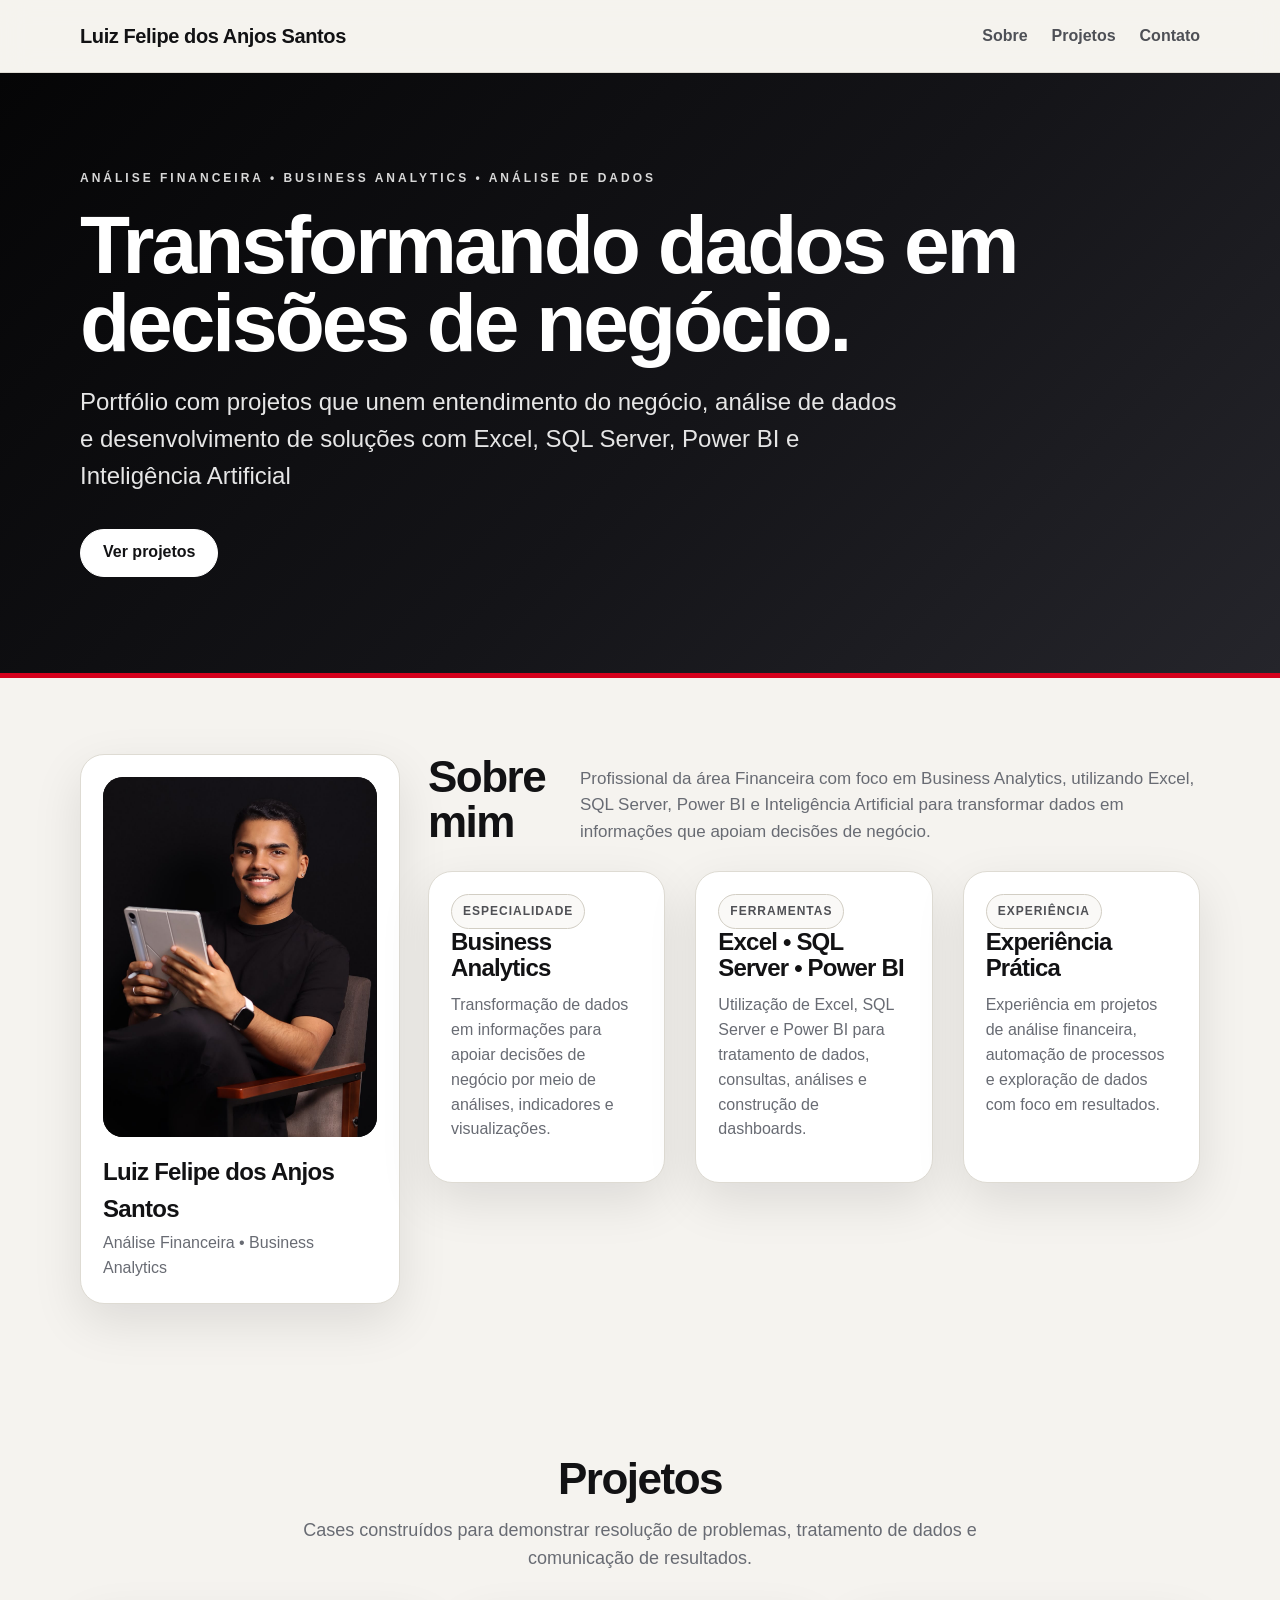
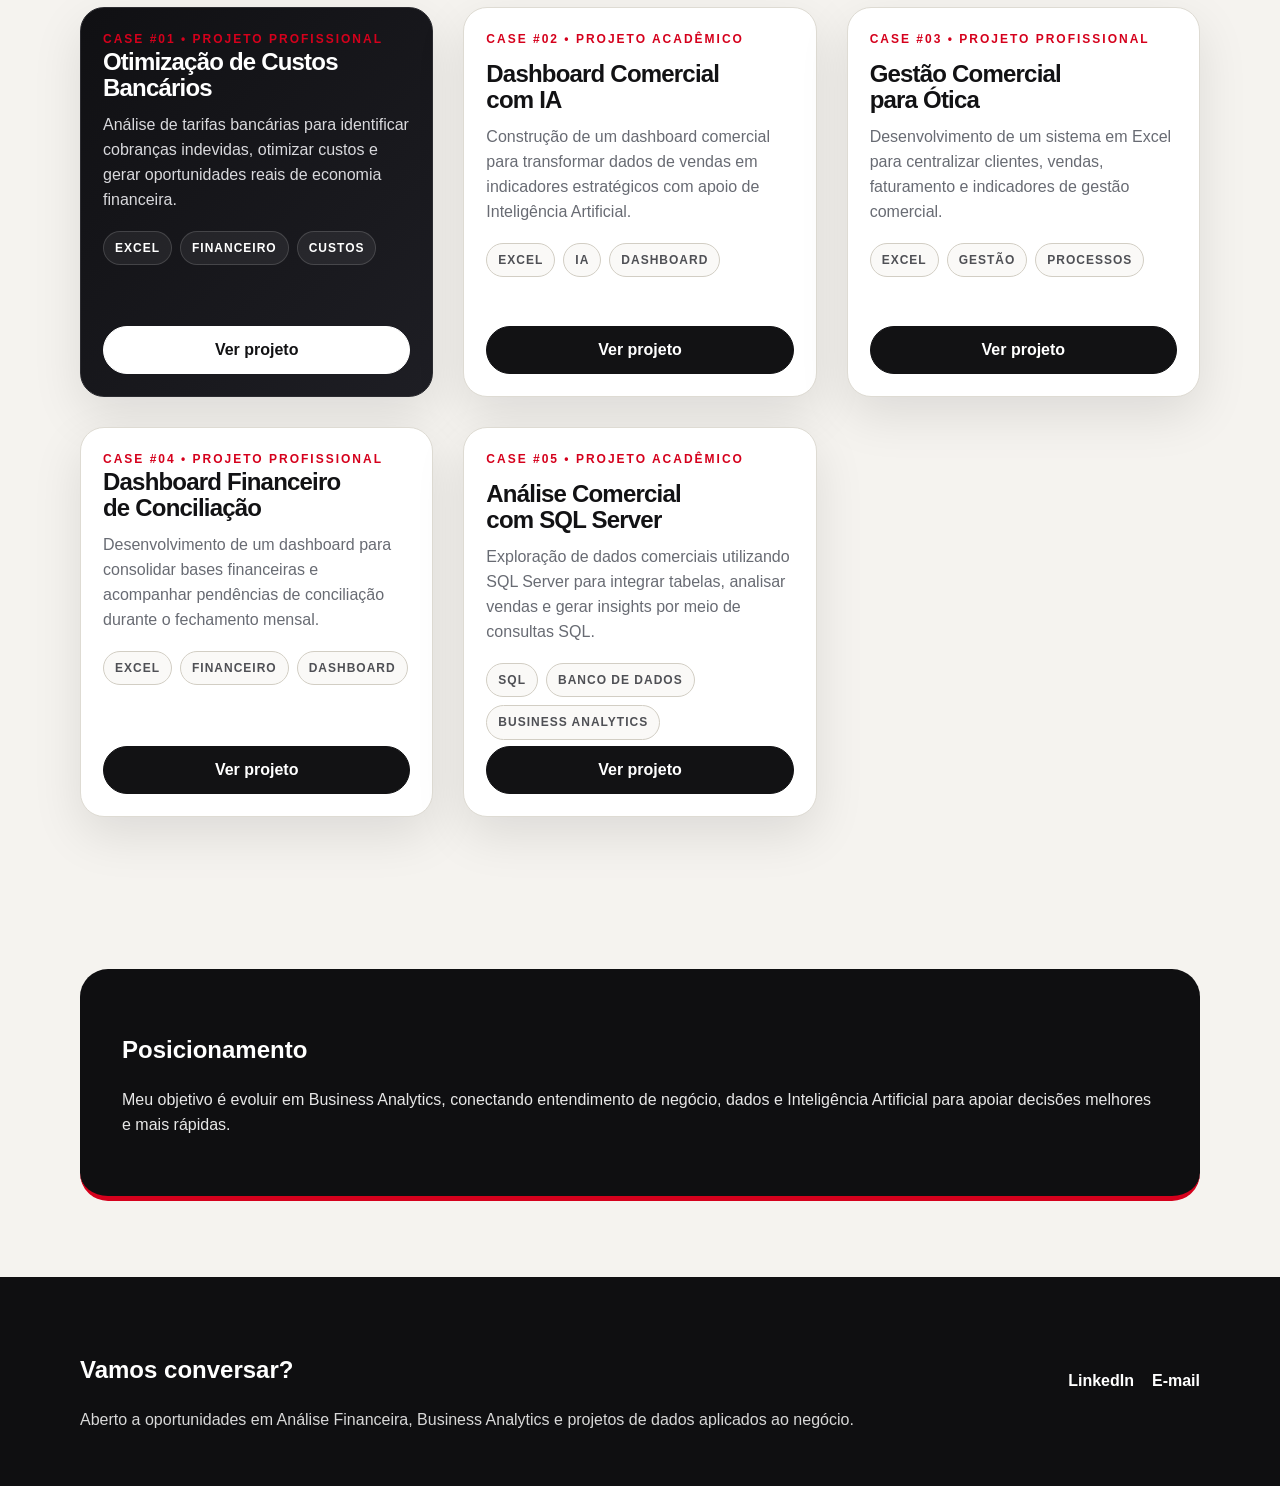
<file: index.html>
<!DOCTYPE html>
<html lang="pt-BR">
<head>
  <meta charset="UTF-8">
  <meta name="viewport" content="width=device-width, initial-scale=1.0">
  <title>Luiz Felipe dos Anjos Santos | Portfólio</title>
  <link rel="stylesheet" href="style.css">
</head>
<body>
  <nav class="nav">
    <div class="container nav-inner">
      <a class="logo" href="index.html">Luiz Felipe dos Anjos Santos</a>
      <div class="nav-links">
        <a href="index.html#sobre">Sobre</a>
        <a href="index.html#projetos">Projetos</a>
        <a href="index.html#contato">Contato</a>
      </div>
    </div>
  </nav>

  <header class="hero">
    <div class="container">
      <div class="eyebrow">Análise Financeira • Business Analytics • Análise de Dados</div>
      <h1>Transformando dados em decisões de negócio.</h1>
      <p>Portfólio com projetos que unem entendimento do negócio, análise de dados e desenvolvimento de soluções com Excel, SQL Server, Power BI e Inteligência Artificial</p>
      <div class="actions">
        <a class="btn light" href="#projetos">Ver projetos</a>
      </div>
    </div>
  </header>

  <section id="sobre">
    <div class="container about-layout">
      <aside class="profile-card">
        <div class="profile-img">
          <img src="assets/foto-perfil.jpg" alt="Foto de Luiz Felipe Santos">
        </div>
        <h3>Luiz Felipe dos Anjos Santos</h3>
        <p>Análise Financeira • Business Analytics</p>
      </aside>

      <div>
        <div class="section-head">
          <h2>Sobre mim</h2>
          <p>
Profissional da área Financeira com foco em Business Analytics, utilizando Excel, SQL Server, Power BI e Inteligência Artificial para transformar dados em informações que apoiam decisões de negócio.
</p>
        </div>
        <div class="grid three">
          <div class="card">
    <span class="pill">Especialidade</span>
    <h3>Business Analytics</h3>
    <p>
        Transformação de dados em informações para apoiar decisões de negócio por meio de análises, indicadores e visualizações.
    </p>
</div>
          <div class="card">
    <span class="pill">Ferramentas</span>
    <h3>Excel • SQL Server • Power BI</h3>
    <p>
        Utilização de Excel, SQL Server e Power BI para tratamento de dados, consultas, análises e construção de dashboards.
    </p>
</div>
          <div class="card">
    <span class="pill">Experiência</span>
    <h3>Experiência Prática</h3>
    <p>
        Experiência em projetos de análise financeira, automação de processos e exploração de dados com foco em resultados.
    </p>
</div>
        </div>
      </div>
    </div>
  </section>

  <section id="projetos">
    <div class="container">
      <div class="section-head center">
        <h2>Projetos</h2>
        <p>Cases construídos para demonstrar resolução de problemas, tratamento de dados e comunicação de resultados.</p>
      </div>
      <div class="grid three">
        <article class="card project-card featured">
          <div>
            <div class="num">Case #01 • Projeto profissional</div>
            <h3>Otimização de Custos<br>Bancários</h3>
            <p>Análise de tarifas bancárias para identificar cobranças indevidas, otimizar custos e gerar oportunidades reais de economia financeira.</p>
            <div class="tag-list">
              <span class="pill">Excel</span>
              <span class="pill">Financeiro</span>
              <span class="pill">Custos</span>
            </div>
          </div>
          <a class="btn light" href="case-01.html">Ver projeto</a>
        </article>
        <article class="card project-card">
          <div>
            <div class="num">Case #02 • Projeto acadêmico</div>
            <h3><h3>Dashboard Comercial<br>com IA</h3>
            <p>Construção de um dashboard comercial para transformar dados de vendas em indicadores estratégicos com apoio de Inteligência Artificial.</p>
            <div class="tag-list">
              <span class="pill">Excel</span>
              <span class="pill">IA</span>
              <span class="pill">Dashboard</span>
            </div>
          </div>
          <a class="btn" href="case-02.html">Ver projeto</a>
        </article>
        <article class="card project-card">
          <div>
            <div class="num">Case #03 • Projeto profissional</div>
            <h3><h3>Gestão Comercial<br>para Ótica</h3>
            <p>Desenvolvimento de um sistema em Excel para centralizar clientes, vendas, faturamento e indicadores de gestão comercial.</p>
            <div class="tag-list">
              <span class="pill">Excel</span>
              <span class="pill">Gestão</span>
              <span class="pill">Processos</span>
            </div>
          </div>
          <a class="btn" href="case-03.html">Ver projeto</a>
        </article>

        <article class="card project-card">
          <div>
            <div class="num">Case #04 • Projeto profissional</div>
            <h3>Dashboard Financeiro<br>de Conciliação</h3>
            <p>Desenvolvimento de um dashboard para consolidar bases financeiras e acompanhar pendências de conciliação durante o fechamento mensal.</p>
            <div class="tag-list">
              <span class="pill">Excel</span>
              <span class="pill">Financeiro</span>
              <span class="pill">Dashboard</span>
            </div>
          </div>
          <a class="btn" href="case-04.html">Ver projeto</a>
        </article>

        <article class="card project-card">
          <div>
            <div class="num">Case #05 • Projeto acadêmico</div>
            <h3><h3>Análise Comercial <br> com SQL Server</h3>
            <p>Exploração de dados comerciais utilizando SQL Server para integrar tabelas, analisar vendas e gerar insights por meio de consultas SQL.</p>
            <div class="tag-list">
              <span class="pill">SQL</span>
              <span class="pill">Banco de Dados</span>
              <span class="pill">Business Analytics</span>
            </div>
          </div>
          <a class="btn" href="case-05.html">Ver projeto</a>
        </article>
      </div>
    </div>
  </section>

  <section>
    <div class="container">
      <div class="dark-card">
        <h2>Posicionamento</h2>
        <p>Meu objetivo é evoluir em Business Analytics, conectando entendimento de negócio, dados e Inteligência Artificial para apoiar decisões melhores e mais rápidas.</p>
      </div>
    </div>
  </section>

  <footer class="footer" id="contato">
    <div class="container">
      <div>
        <h2>Vamos conversar?</h2>
        <p>Aberto a oportunidades em Análise Financeira, Business Analytics e projetos de dados aplicados ao negócio.</p>
      </div>
      <div>
        <a href="https://www.linkedin.com/in/luizd0sanj0s" target="_blank">LinkedIn</a>
        <a href="mailto:lipe013santos@gmail.com">E-mail</a>
      </div>
    </div>
  </footer>
</body>
</html>
</file>
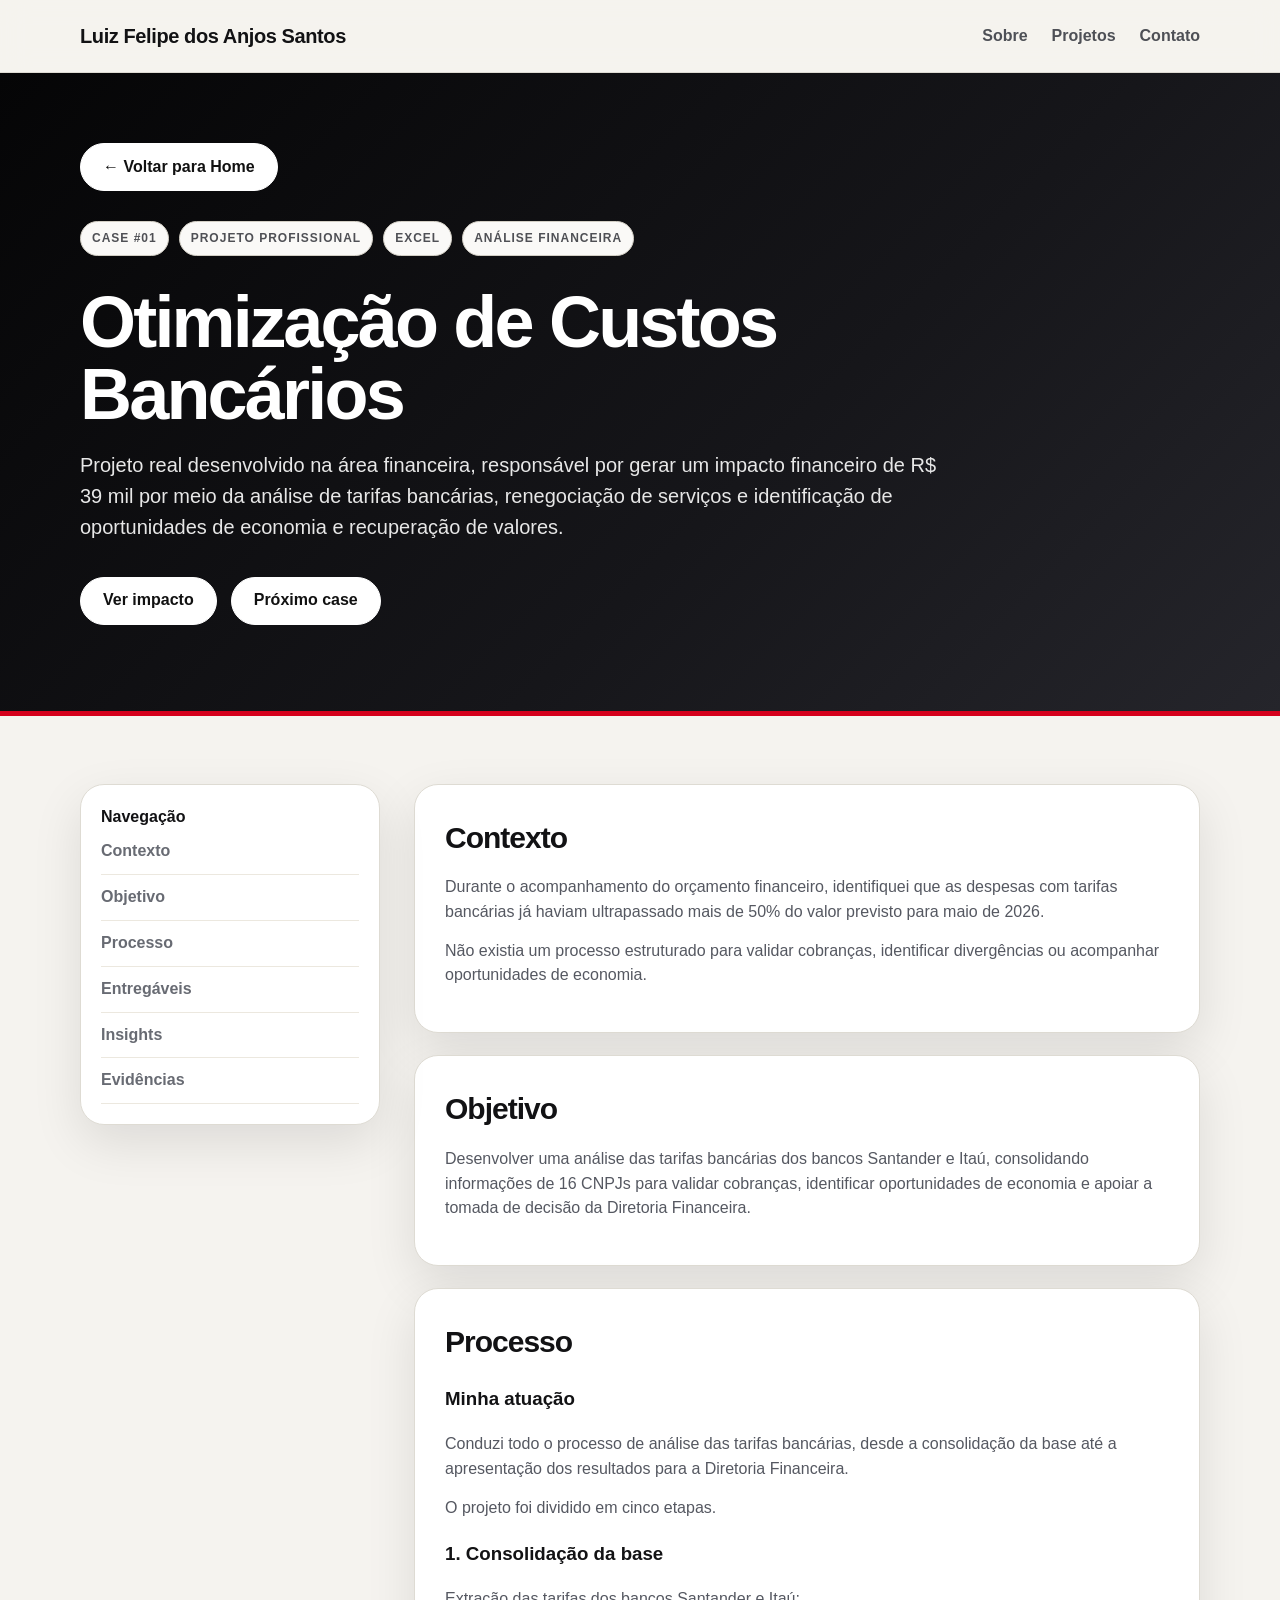
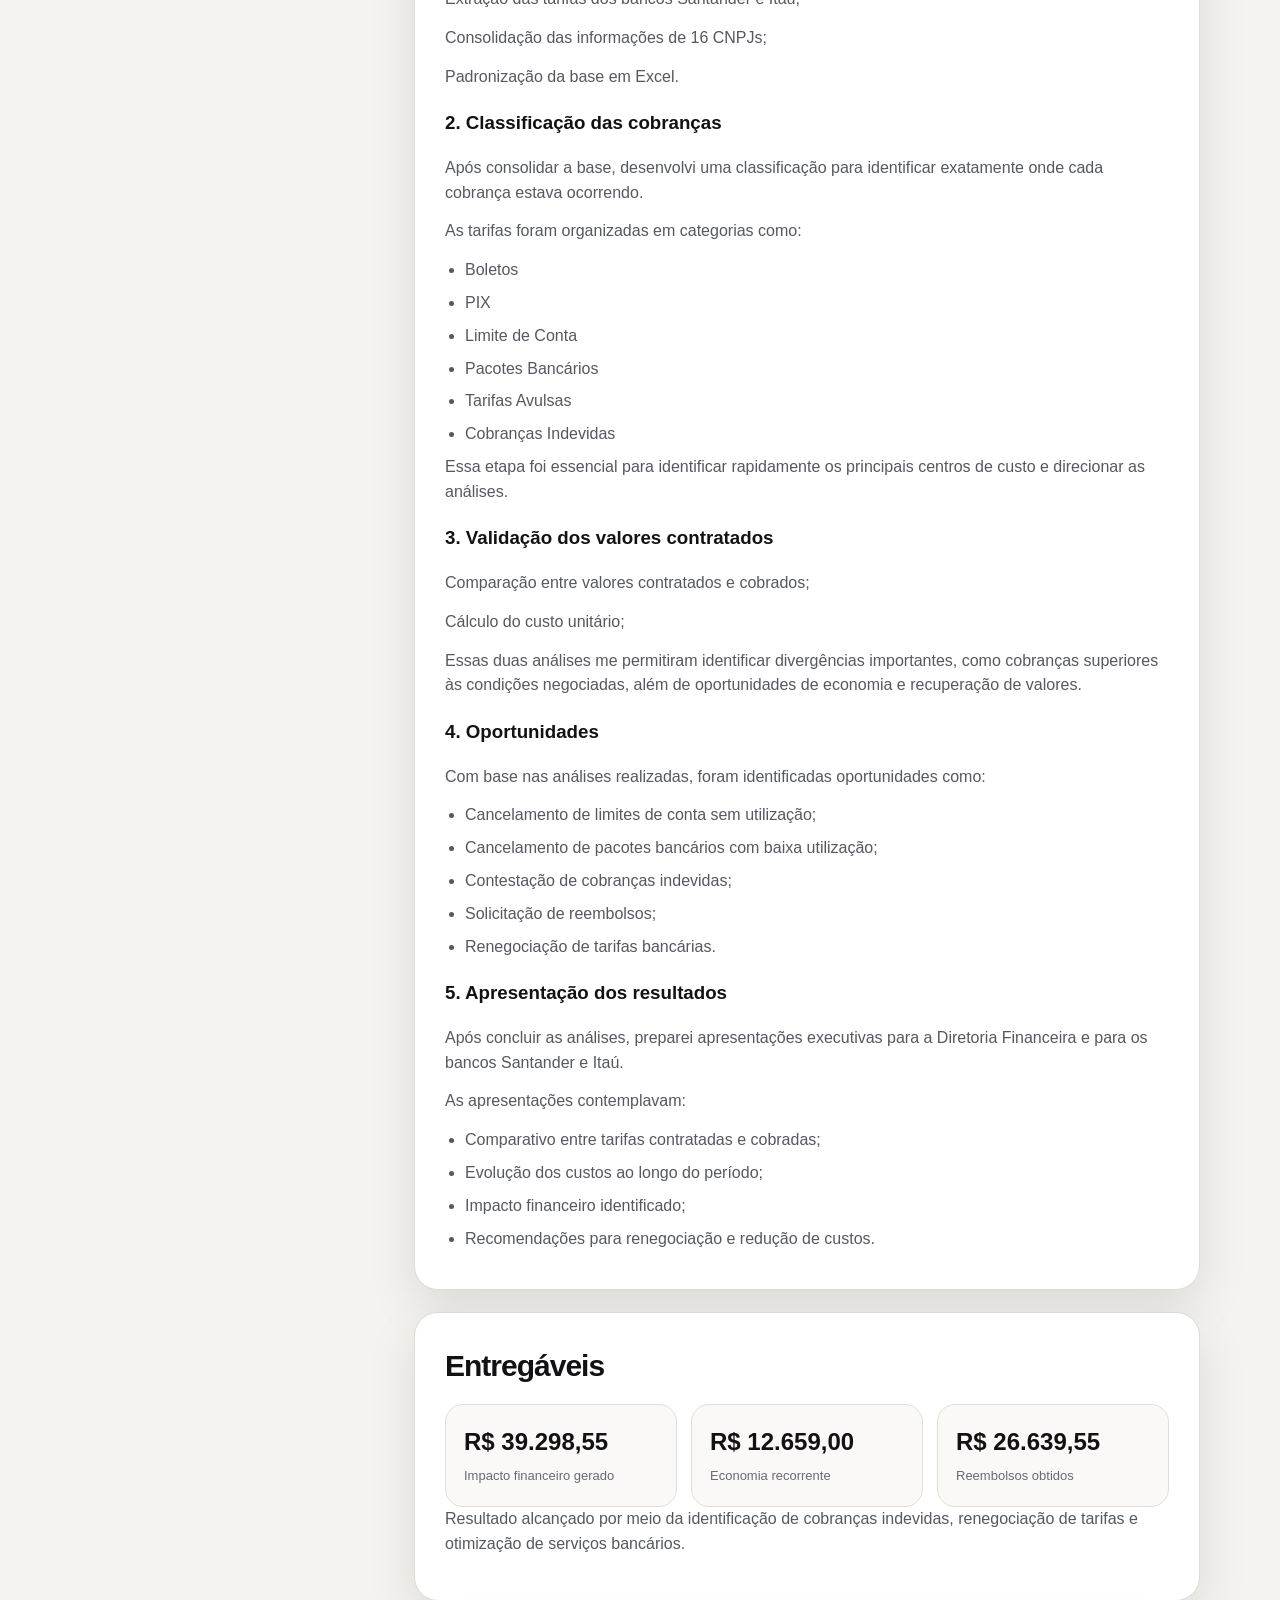
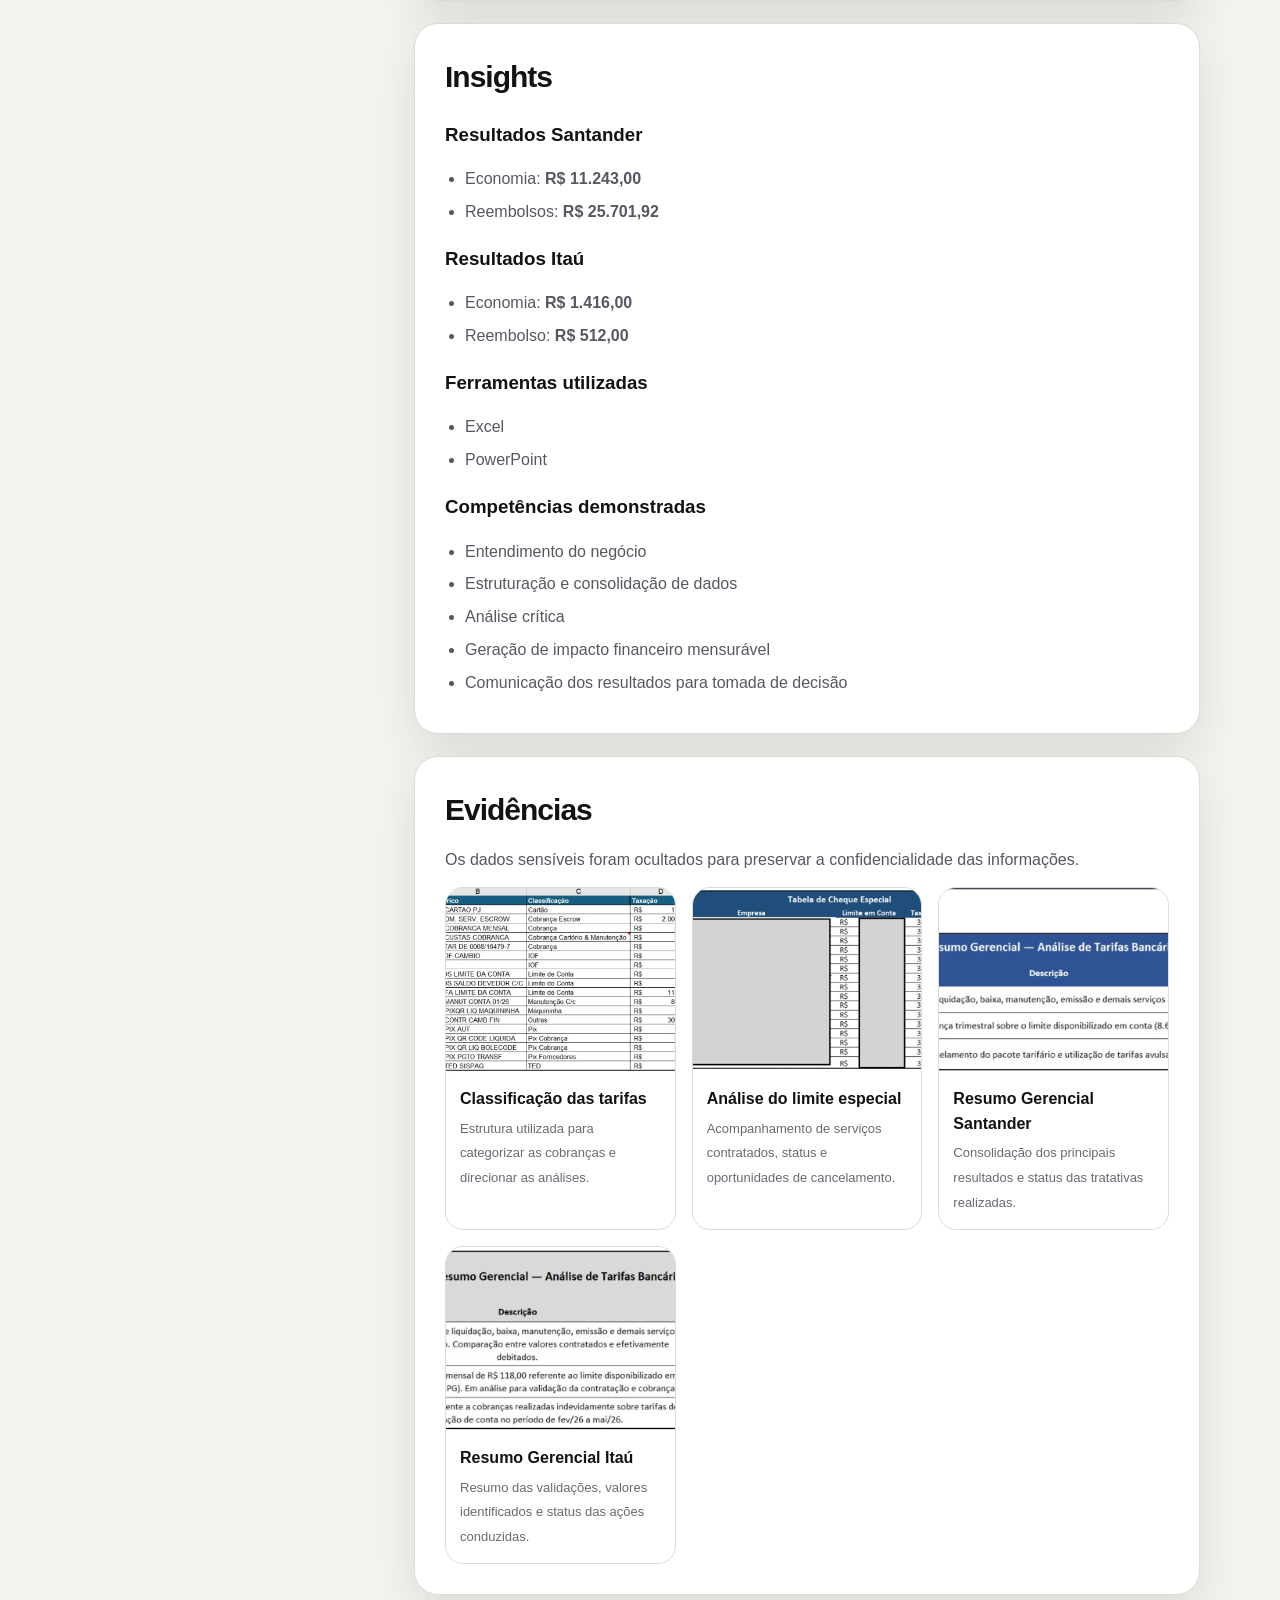
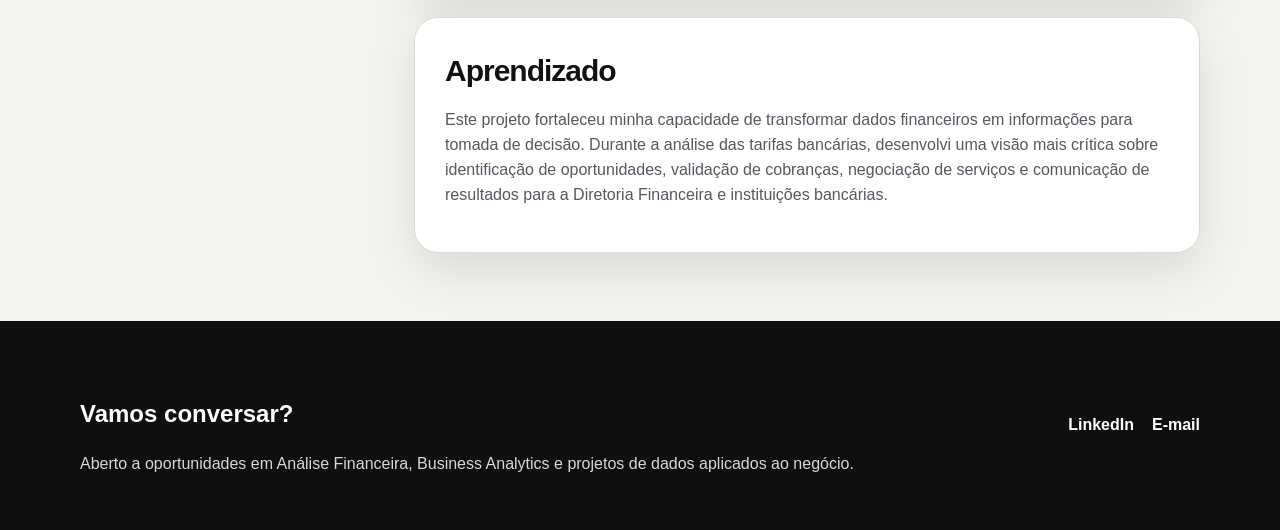
<file: case-01.html>
<!DOCTYPE html>
<html lang="pt-BR">
<head>
  <meta charset="UTF-8">
  <meta name="viewport" content="width=device-width, initial-scale=1.0">
  <title>Case #01 | Otimização de Custos Bancários</title>
  <link rel="stylesheet" href="style.css">
</head>
<body>
  <nav class="nav">
    <div class="container nav-inner">
      <a class="logo" href="index.html">Luiz Felipe dos Anjos Santos</a>
      <div class="nav-links">
        <a href="index.html#sobre">Sobre</a>
        <a href="index.html#projetos">Projetos</a>
        <a href="index.html#contato">Contato</a>
      </div>
    </div>
  </nav>

  <header class="case-hero">
    <div class="container">
      <a class="btn light" href="index.html">← Voltar para Home</a>
      <div class="case-meta">
        <span class="pill">Case #01</span>
        <span class="pill">Projeto profissional</span>
        <span class="pill">Excel</span>
        <span class="pill">Análise financeira</span>
      </div>
      <h1>Otimização de Custos Bancários</h1>
      <p>Projeto real desenvolvido na área financeira, responsável por gerar um impacto financeiro de R$ 39 mil por meio da análise de tarifas bancárias, renegociação de serviços e identificação de oportunidades de economia e recuperação de valores.</p>
      <div class="case-nav">
        <a class="btn light" href="#entregaveis">Ver impacto</a>
        <a class="btn light" href="case-02.html">Próximo case</a>
      </div>
    </div>
  </header>

  <main class="content">
    <div class="container content-grid">
      <aside class="sidebar">
        <div class="card">
          <strong>Navegação</strong>
          <a href="#contexto">Contexto</a>
          <a href="#objetivo">Objetivo</a>
          <a href="#processo">Processo</a>
          <a href="#entregaveis">Entregáveis</a>
          <a href="#insights">Insights</a>
          <a href="#evidencias">Evidências</a>
        </div>
      </aside>

      <article class="article">
        <section class="article-block" id="contexto">
          <h2>Contexto</h2>
          <p>Durante o acompanhamento do orçamento financeiro, identifiquei que as despesas com tarifas bancárias já haviam ultrapassado mais de 50% do valor previsto para maio de 2026.</p>
          <p>Não existia um processo estruturado para validar cobranças, identificar divergências ou acompanhar oportunidades de economia.</p>
        </section>

        <section class="article-block" id="objetivo">
          <h2>Objetivo</h2>
          <p>Desenvolver uma análise das tarifas bancárias dos bancos Santander e Itaú, consolidando informações de 16 CNPJs para validar cobranças, identificar oportunidades de economia e apoiar a tomada de decisão da Diretoria Financeira.</p>
        </section>

        <section class="article-block" id="processo">
          <h2>Processo</h2>
          <h3>Minha atuação</h3>
          <p>Conduzi todo o processo de análise das tarifas bancárias, desde a consolidação da base até a apresentação dos resultados para a Diretoria Financeira.</p>
          <p>O projeto foi dividido em cinco etapas.</p>

          <h3>1. Consolidação da base</h3>
          <p>Extração das tarifas dos bancos Santander e Itaú;</p>
          <p>Consolidação das informações de 16 CNPJs;</p>
          <p>Padronização da base em Excel.</p>

          <h3>2. Classificação das cobranças</h3>
          <p>Após consolidar a base, desenvolvi uma classificação para identificar exatamente onde cada cobrança estava ocorrendo.</p>
          <p>As tarifas foram organizadas em categorias como:</p>
          <ul>
            <li>Boletos</li>
            <li>PIX</li>
            <li>Limite de Conta</li>
            <li>Pacotes Bancários</li>
            <li>Tarifas Avulsas</li>
            <li>Cobranças Indevidas</li>
          </ul>
          <p>Essa etapa foi essencial para identificar rapidamente os principais centros de custo e direcionar as análises.</p>

          <h3>3. Validação dos valores contratados</h3>
          <p>Comparação entre valores contratados e cobrados;</p>
          <p>Cálculo do custo unitário;</p>
          <p>Essas duas análises me permitiram identificar divergências importantes, como cobranças superiores às condições negociadas, além de oportunidades de economia e recuperação de valores.</p>

          <h3>4. Oportunidades</h3>
          <p>Com base nas análises realizadas, foram identificadas oportunidades como:</p>
          <ul>
            <li>Cancelamento de limites de conta sem utilização;</li>
            <li>Cancelamento de pacotes bancários com baixa utilização;</li>
            <li>Contestação de cobranças indevidas;</li>
            <li>Solicitação de reembolsos;</li>
            <li>Renegociação de tarifas bancárias.</li>
          </ul>

          <h3>5. Apresentação dos resultados</h3>
          <p>Após concluir as análises, preparei apresentações executivas para a Diretoria Financeira e para os bancos Santander e Itaú.</p>
          <p>As apresentações contemplavam:</p>
          <ul>
            <li>Comparativo entre tarifas contratadas e cobradas;</li>
            <li>Evolução dos custos ao longo do período;</li>
            <li>Impacto financeiro identificado;</li>
            <li>Recomendações para renegociação e redução de custos.</li>
          </ul>
        </section>

        <section class="article-block" id="entregaveis">
          <h2>Entregáveis</h2>
          <div class="metric-grid">
            <div class="metric"><strong>R$ 39.298,55</strong><span>Impacto financeiro gerado</span></div>
            <div class="metric"><strong>R$ 12.659,00</strong><span>Economia recorrente</span></div>
            <div class="metric"><strong>R$ 26.639,55</strong><span>Reembolsos obtidos</span></div>
          </div>
          <p>Resultado alcançado por meio da identificação de cobranças indevidas, renegociação de tarifas e otimização de serviços bancários.</p>
        </section>

        <section class="article-block" id="insights">
          <h2>Insights</h2>
          <h3>Resultados Santander</h3>
          <ul>
            <li>Economia: <strong>R$ 11.243,00</strong></li>
            <li>Reembolsos: <strong>R$ 25.701,92</strong></li>
          </ul>

          <h3>Resultados Itaú</h3>
          <ul>
            <li>Economia: <strong>R$ 1.416,00</strong></li>
            <li>Reembolso: <strong>R$ 512,00</strong></li>
          </ul>

          <h3>Ferramentas utilizadas</h3>
          <ul>
            <li>Excel</li>
            <li>PowerPoint</li>
          </ul>

          <h3>Competências demonstradas</h3>
          <ul>
            <li>Entendimento do negócio</li>
            <li>Estruturação e consolidação de dados</li>
            <li>Análise crítica</li>
            <li>Geração de impacto financeiro mensurável</li>
            <li>Comunicação dos resultados para tomada de decisão</li>
          </ul>
        </section>

        <section class="article-block" id="evidencias">
          <h2>Evidências</h2>
          <p>Os dados sensíveis foram ocultados para preservar a confidencialidade das informações.</p>
          <div class="evidence-grid">
            <div class="evidence">
              <img src="assets/images/case01-classificacao-tarifas.png" alt="Classificação das tarifas bancárias">
              <div><strong>Classificação das tarifas</strong><span>Estrutura utilizada para categorizar as cobranças e direcionar as análises.</span></div>
            </div>
            <div class="evidence">
              <img src="assets/images/case01-limite-especial.png" alt="Análise de limite especial">
              <div><strong>Análise do limite especial</strong><span>Acompanhamento de serviços contratados, status e oportunidades de cancelamento.</span></div>
            </div>
            <div class="evidence">
              <img src="assets/images/case01-resumo-santander.png" alt="Resumo gerencial Santander">
              <div><strong>Resumo Gerencial Santander</strong><span>Consolidação dos principais resultados e status das tratativas realizadas.</span></div>
            </div>
            <div class="evidence">
              <img src="assets/images/case01-resumo-itau.png" alt="Resumo gerencial Itaú">
              <div><strong>Resumo Gerencial Itaú</strong><span>Resumo das validações, valores identificados e status das ações conduzidas.</span></div>
            </div>
          </div>
        </section>

       <section class="article-block">
          <h2>Aprendizado</h2>
          <p>Este projeto fortaleceu minha capacidade de transformar dados financeiros em informações para tomada de decisão. Durante a análise das tarifas bancárias, desenvolvi uma visão mais crítica sobre identificação de oportunidades, validação de cobranças, negociação de serviços e comunicação de resultados para a Diretoria Financeira e instituições bancárias.</p>
        </section>
      </article>
    </div>
  </main>

  <footer class="footer" id="contato">
    <div class="container">
      <div>
        <h2>Vamos conversar?</h2>
        <p>Aberto a oportunidades em Análise Financeira, Business Analytics e projetos de dados aplicados ao negócio.</p>
      </div>
      <div>
        <a href="https://www.linkedin.com/in/luizd0sanj0s" target="_blank">LinkedIn</a>
        <a href="mailto:lipe013santos@gmail.com">E-mail</a>
      </div>
    </div>
  </footer>
</body>
</html>
</file>
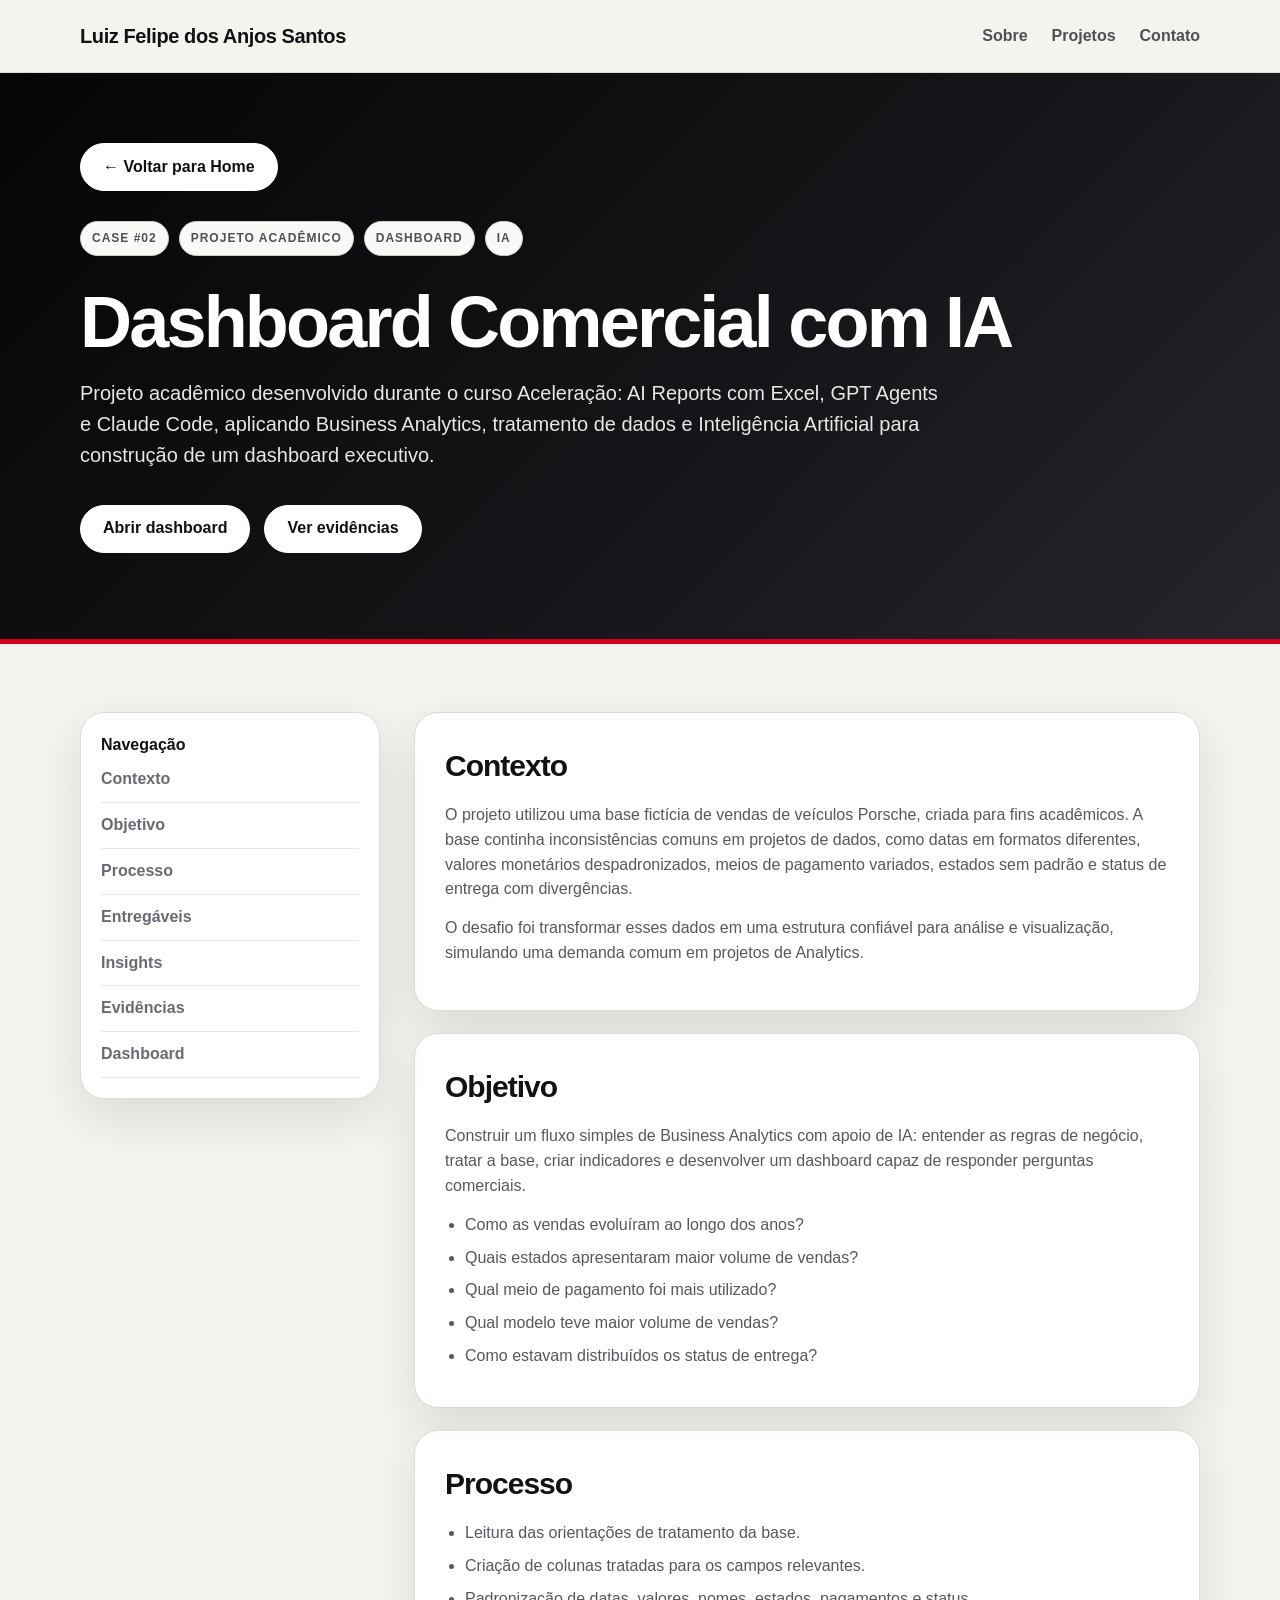
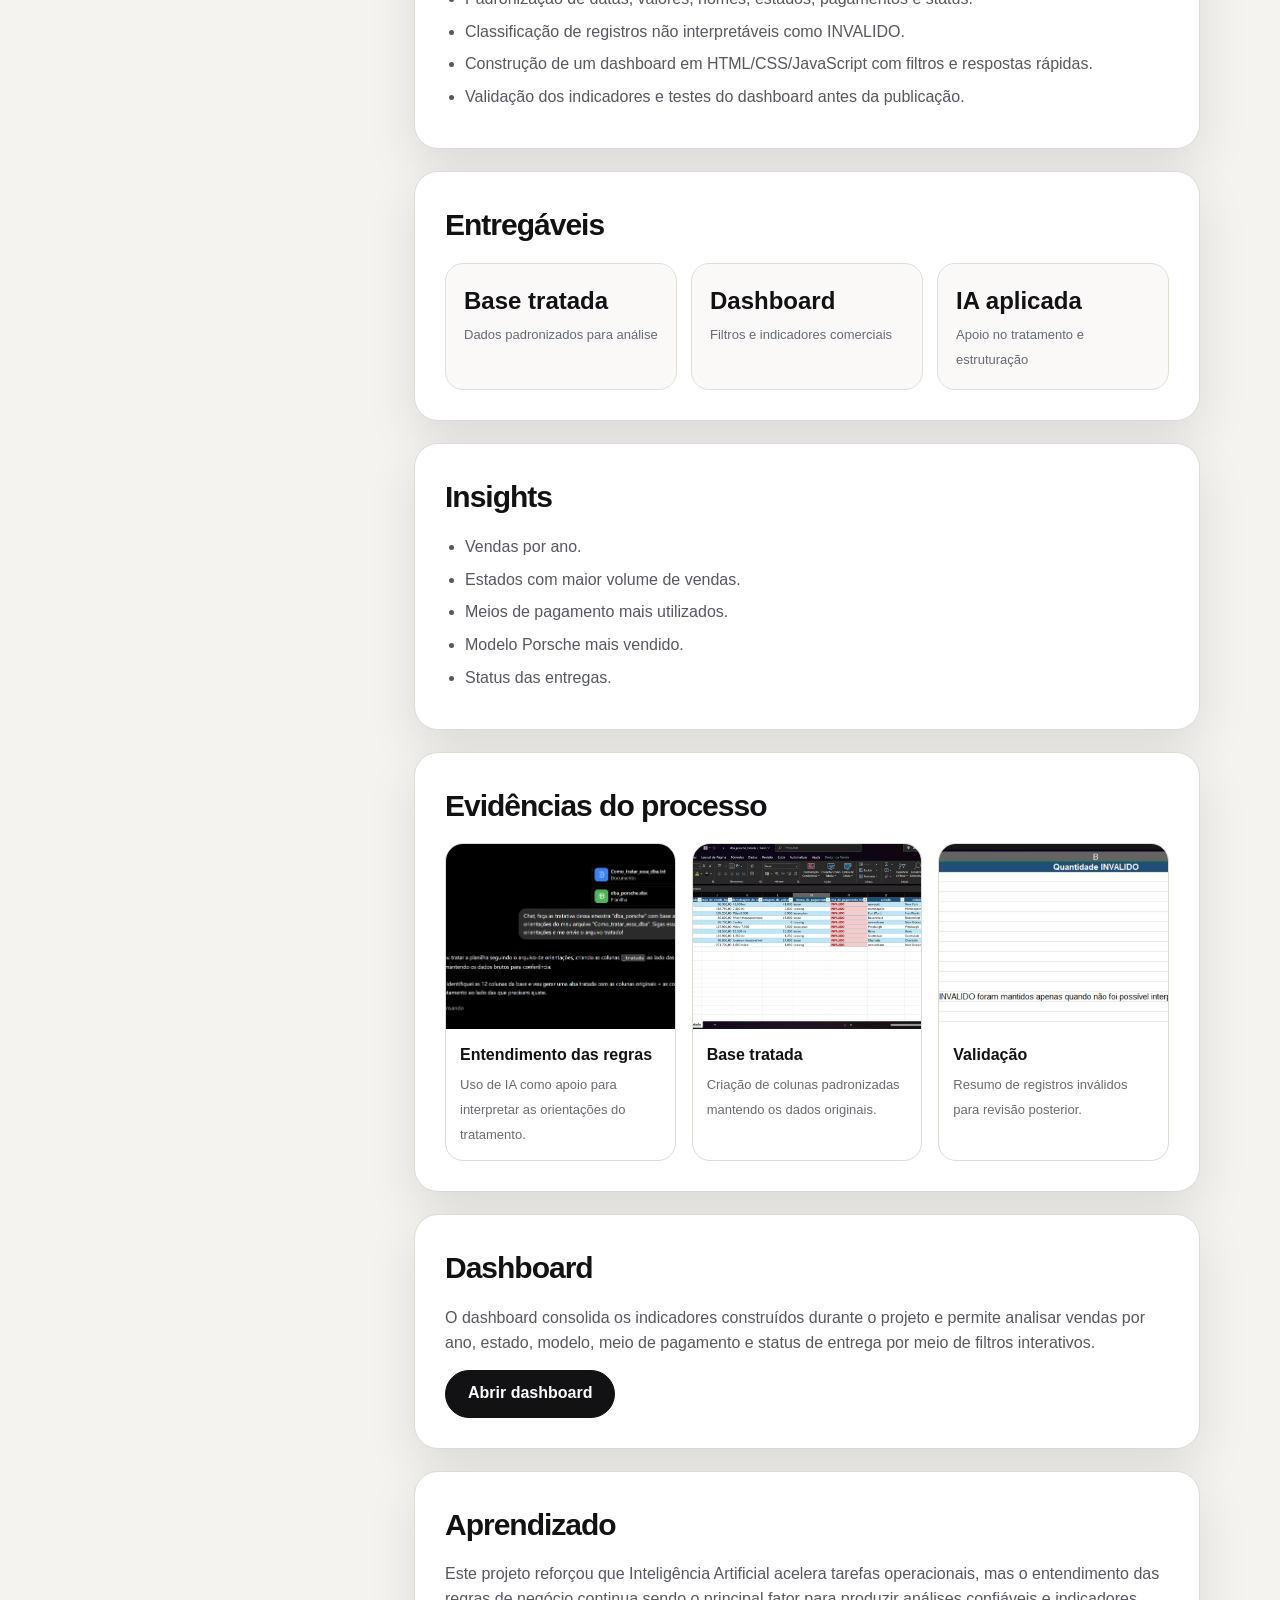
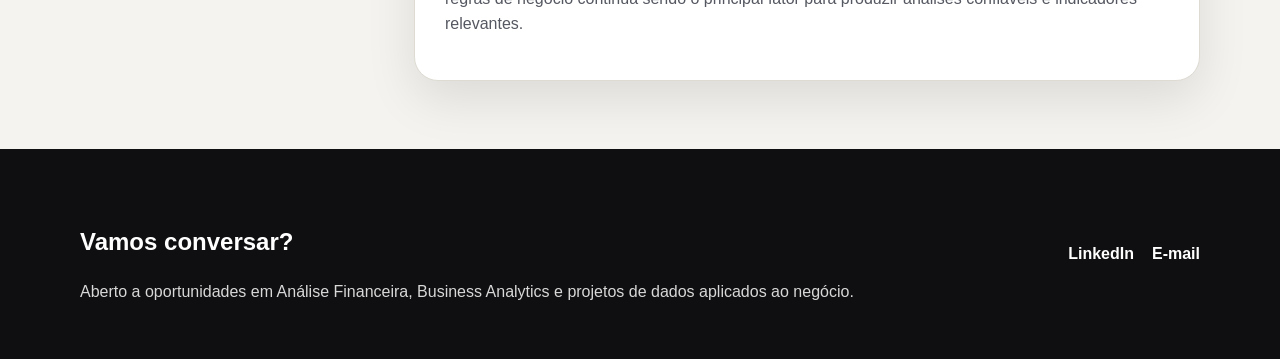
<file: case-02.html>
<!DOCTYPE html>
<html lang="pt-BR">
<head>
  <meta charset="UTF-8">
  <meta name="viewport" content="width=device-width, initial-scale=1.0">
  <title>Case #02 | Dashboard Comercial com IA</title>
  <link rel="stylesheet" href="style.css">
</head>
<body>
  <nav class="nav">
    <div class="container nav-inner">
      <a class="logo" href="index.html">Luiz Felipe dos Anjos Santos</a>
      <div class="nav-links">
        <a href="index.html#sobre">Sobre</a>
        <a href="index.html#projetos">Projetos</a>
        <a href="index.html#contato">Contato</a>
      </div>
    </div>
  </nav>

  <header class="case-hero">
    <div class="container">
      <a class="btn light" href="index.html">← Voltar para Home</a>
      <div class="case-meta">
        <span class="pill">Case #02</span>
        <span class="pill">Projeto acadêmico</span>
        <span class="pill">Dashboard</span>
        <span class="pill">IA</span>
      </div>
      <h1>Dashboard Comercial </abr>com IA</h1>
      <p>Projeto acadêmico desenvolvido durante o curso Aceleração: AI Reports com Excel, GPT Agents e Claude Code, aplicando Business Analytics, tratamento de dados e Inteligência Artificial para construção de um dashboard executivo.</p>
      <div class="case-nav">
        <a class="btn light" href="dashboard-porsche.html" target="_blank">Abrir dashboard</a>
        <a class="btn light" href="#evidencias">Ver evidências</a>
      </div>
    </div>
  </header>

  <main class="content">
    <div class="container content-grid">
      <aside class="sidebar">
        <div class="card">
          <strong>Navegação</strong>
          <a href="#contexto">Contexto</a>
          <a href="#objetivo">Objetivo</a>
          <a href="#processo">Processo</a>
          <a href="#entregaveis">Entregáveis</a>
          <a href="#insights">Insights</a>
          <a href="#evidencias">Evidências</a>
          <a href="#dashboard">Dashboard</a>
        </div>
      </aside>

      <article class="article">
        <section class="article-block" id="contexto">
          <h2>Contexto</h2>
          <p>O projeto utilizou uma base fictícia de vendas de veículos Porsche, criada para fins acadêmicos. A base continha inconsistências comuns em projetos de dados, como datas em formatos diferentes, valores monetários despadronizados, meios de pagamento variados, estados sem padrão e status de entrega com divergências.</p>
          <p>O desafio foi transformar esses dados em uma estrutura confiável para análise e visualização, simulando uma demanda comum em projetos de Analytics.</p>
        </section>

        <section class="article-block" id="objetivo">
          <h2>Objetivo</h2>
          <p>Construir um fluxo simples de Business Analytics com apoio de IA: entender as regras de negócio, tratar a base, criar indicadores e desenvolver um dashboard capaz de responder perguntas comerciais.</p>
          <ul>
            <li>Como as vendas evoluíram ao longo dos anos?</li>
            <li>Quais estados apresentaram maior volume de vendas?</li>
            <li>Qual meio de pagamento foi mais utilizado?</li>
            <li>Qual modelo teve maior volume de vendas?</li>
            <li>Como estavam distribuídos os status de entrega?</li>
          </ul>
        </section>

        <section class="article-block" id="processo">
          <h2>Processo</h2>
          <ul>
            <li>Leitura das orientações de tratamento da base.</li>
            <li>Criação de colunas tratadas para os campos relevantes.</li>
            <li>Padronização de datas, valores, nomes, estados, pagamentos e status.</li>
            <li>Classificação de registros não interpretáveis como INVALIDO.</li>
            <li>Construção de um dashboard em HTML/CSS/JavaScript com filtros e respostas rápidas.</li>
            <li>Validação dos indicadores e testes do dashboard antes da publicação.</li>

          </ul>
        </section>

        <section class="article-block" id="entregaveis">
          <h2>Entregáveis</h2>
          <div class="metric-grid">
            <div class="metric"><strong>Base tratada</strong><span>Dados padronizados para análise</span></div>
            <div class="metric"><strong>Dashboard</strong><span>Filtros e indicadores comerciais</span></div>
            <div class="metric"><strong>IA aplicada</strong><span>Apoio no tratamento e estruturação</span></div>
          </div>
        </section>

        <section class="article-block" id="insights">
          <h2>Insights</h2>
          <ul>
            <li>Vendas por ano.</li>
            <li>Estados com maior volume de vendas.</li>
            <li>Meios de pagamento mais utilizados.</li>
            <li>Modelo Porsche mais vendido.</li>
            <li>Status das entregas.</li>
          </ul>
        </section>

        <section class="article-block" id="evidencias">
          <h2>Evidências do processo</h2>
          <div class="evidence-grid">
            <div class="evidence">
              <img src="assets/evidencia-entendimento-negocio.jpeg" alt="Uso de IA no entendimento das regras">
              <div><strong>Entendimento das regras</strong><span>Uso de IA como apoio para interpretar as orientações do tratamento.</span></div>
            </div>
            <div class="evidence">
              <img src="assets/evidencia-base-tratada.png" alt="Base tratada no Excel">
              <div><strong>Base tratada</strong><span>Criação de colunas padronizadas mantendo os dados originais.</span></div>
            </div>
            <div class="evidence">
              <img src="assets/evidencia-resumo-tratamento.png" alt="Resumo dos inválidos">
              <div><strong>Validação</strong><span>Resumo de registros inválidos para revisão posterior.</span></div>
            </div>
          </div>
        </section>

        <section class="article-block" id="dashboard">
          <h2>Dashboard</h2>
          <p>O dashboard consolida os indicadores construídos durante o projeto e permite analisar vendas por ano, estado, modelo, meio de pagamento e status de entrega por meio de filtros interativos.</p>
          <a class="btn" href="dashboard-porsche.html" target="_blank">Abrir dashboard</a>
        </section>

        <section class="article-block">
          <h2>Aprendizado</h2>
          <p>Este projeto reforçou que Inteligência Artificial acelera tarefas operacionais, mas o entendimento das regras de negócio continua sendo o principal fator para produzir análises confiáveis e indicadores relevantes.</p>
        </section>
      </article>
    </div>
  </main>

  <footer class="footer" id="contato">
    <div class="container">
      <div>
        <h2>Vamos conversar?</h2>
        <p>Aberto a oportunidades em Análise Financeira, Business Analytics e projetos de dados aplicados ao negócio.</p>
      </div>
      <div>
        <a href="https://www.linkedin.com/in/luizd0sanj0s" target="_blank">LinkedIn</a>
        <a href="mailto:lipe013santos@gmail.com">E-mail</a>
      </div>
    </div>
  </footer>
</body>
</html>
</file>
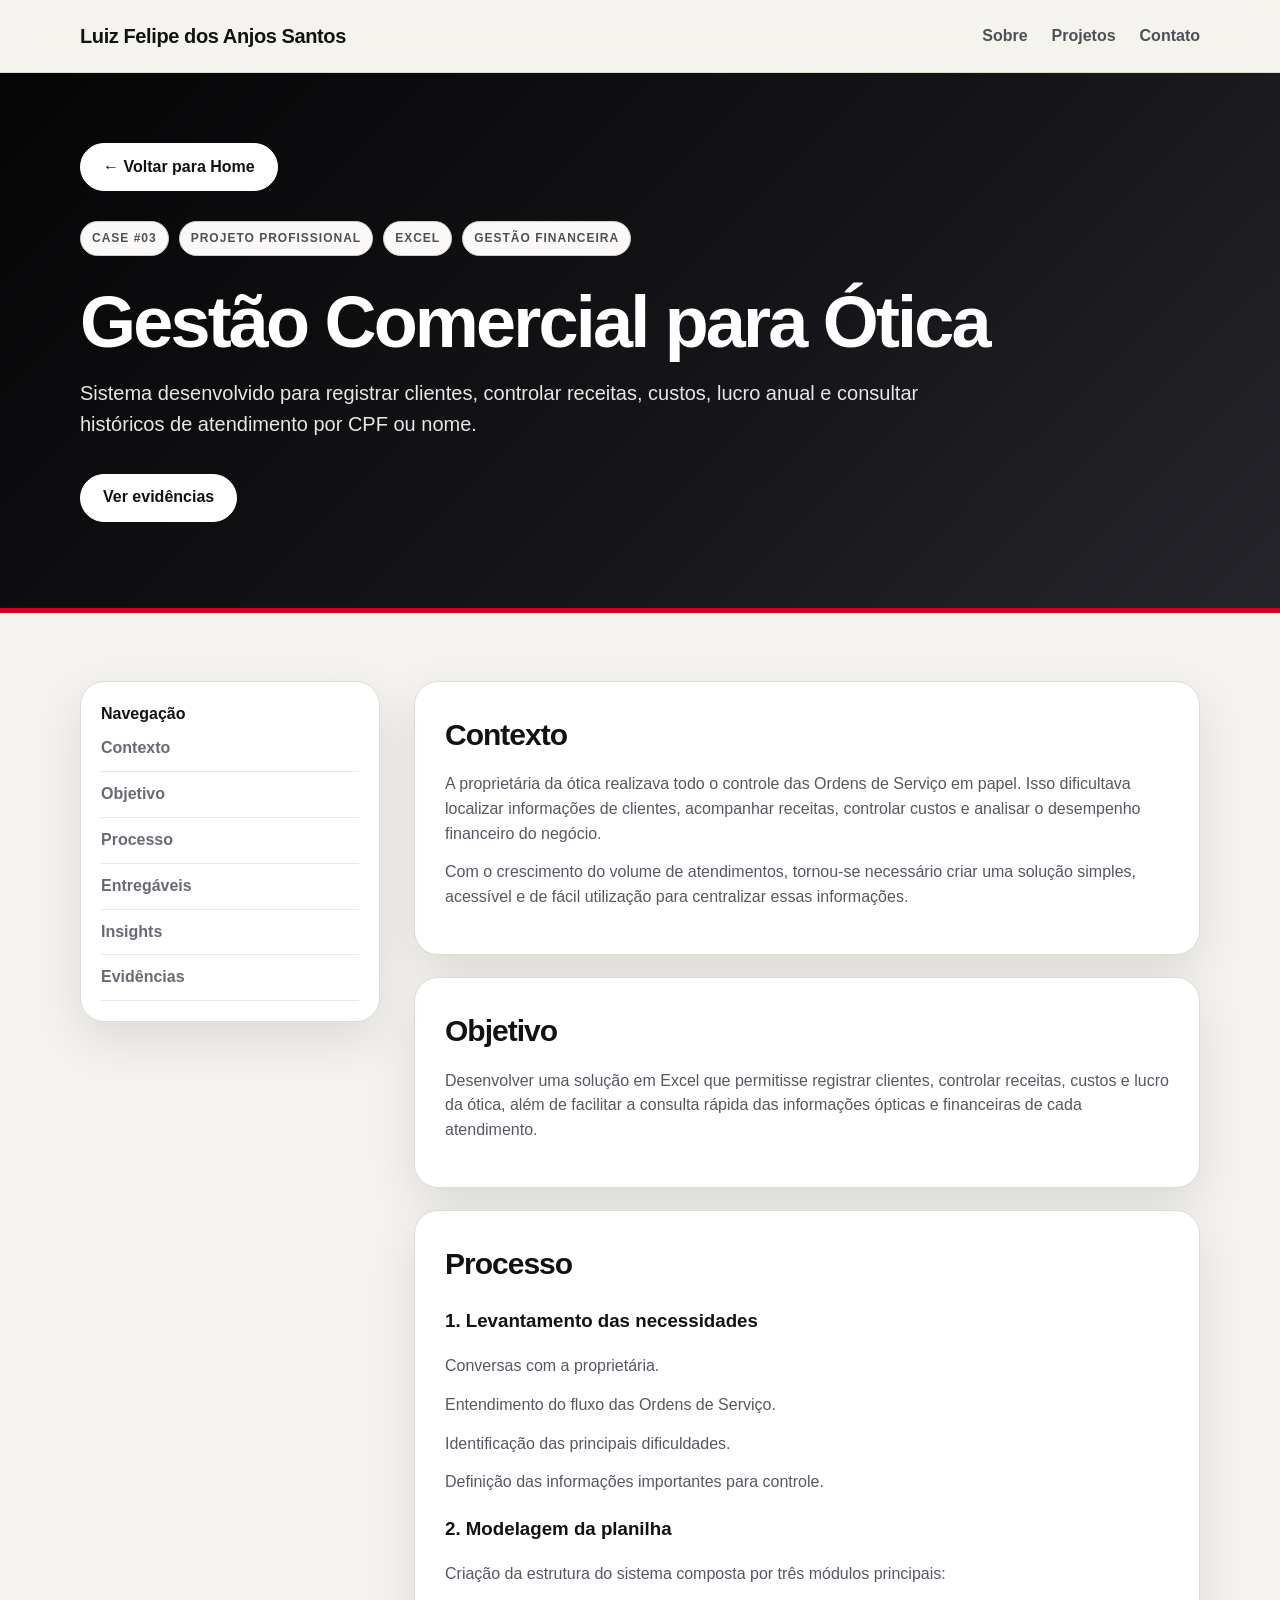
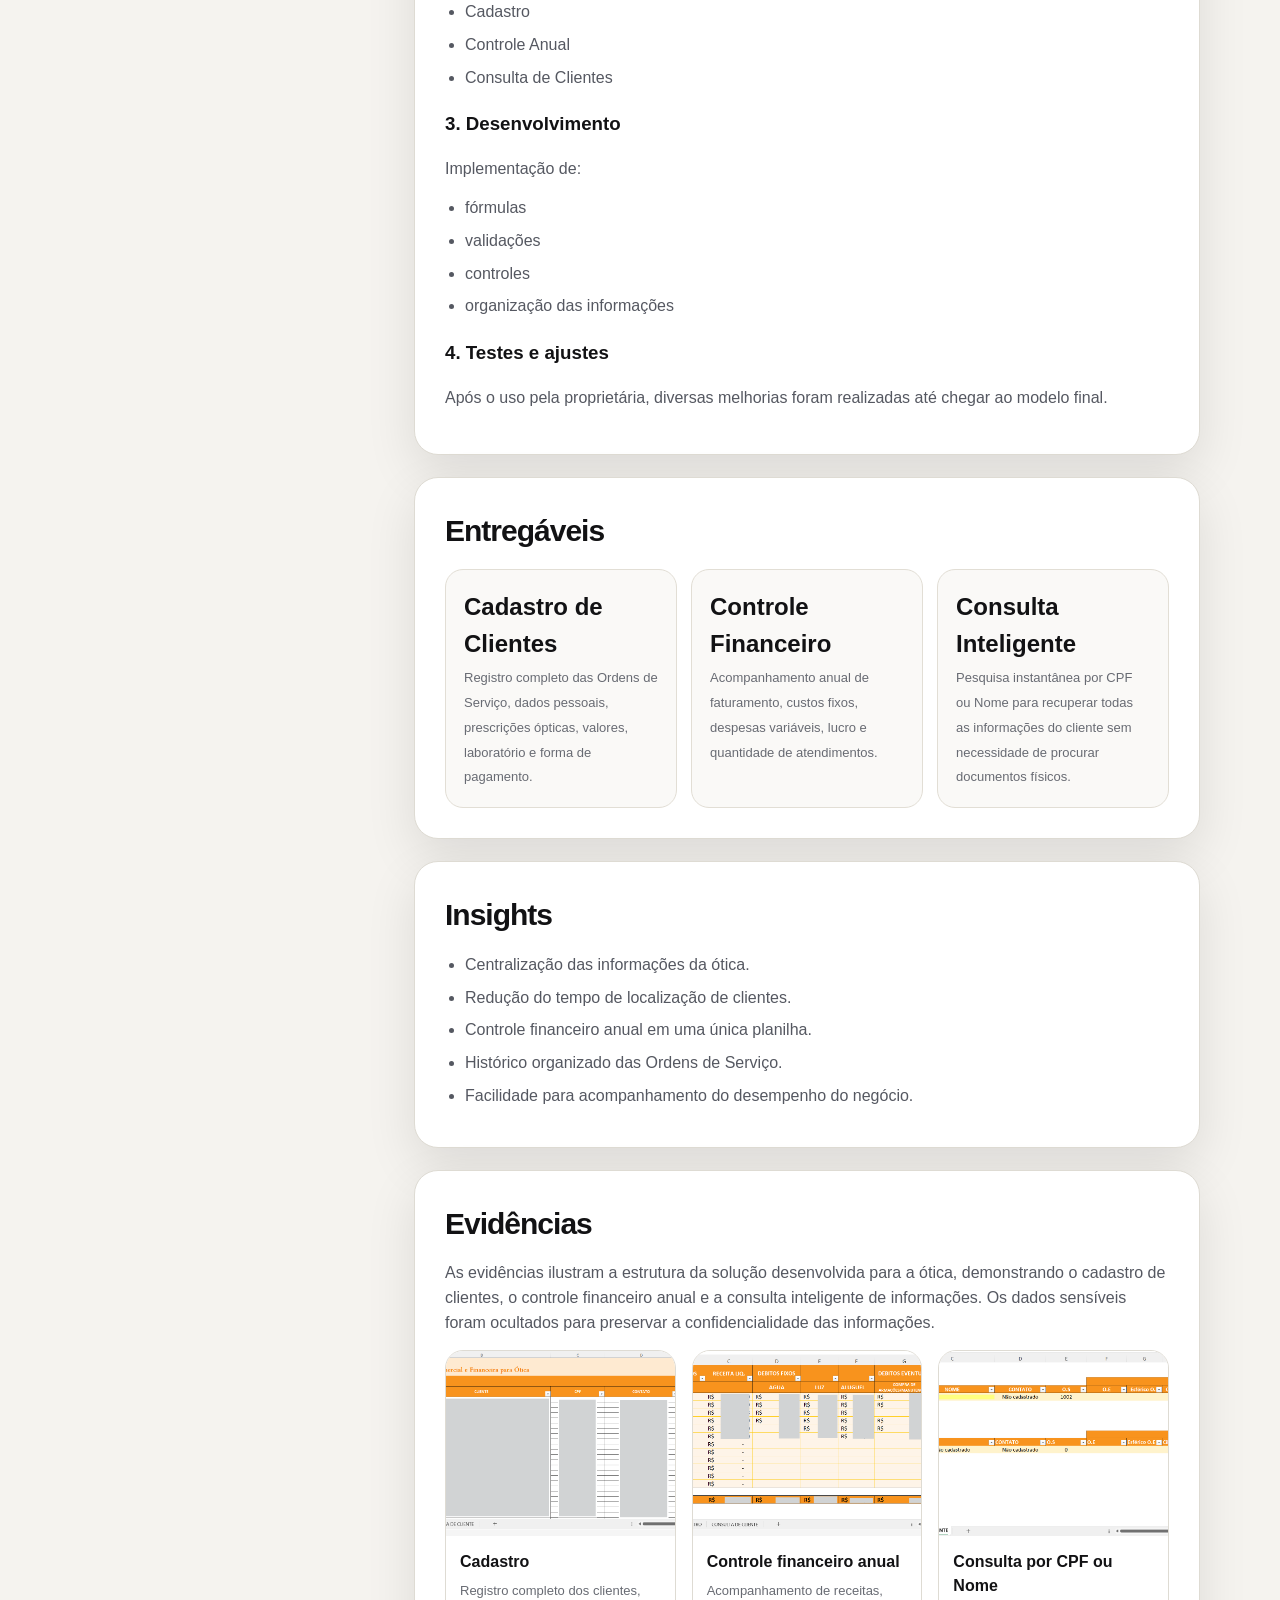
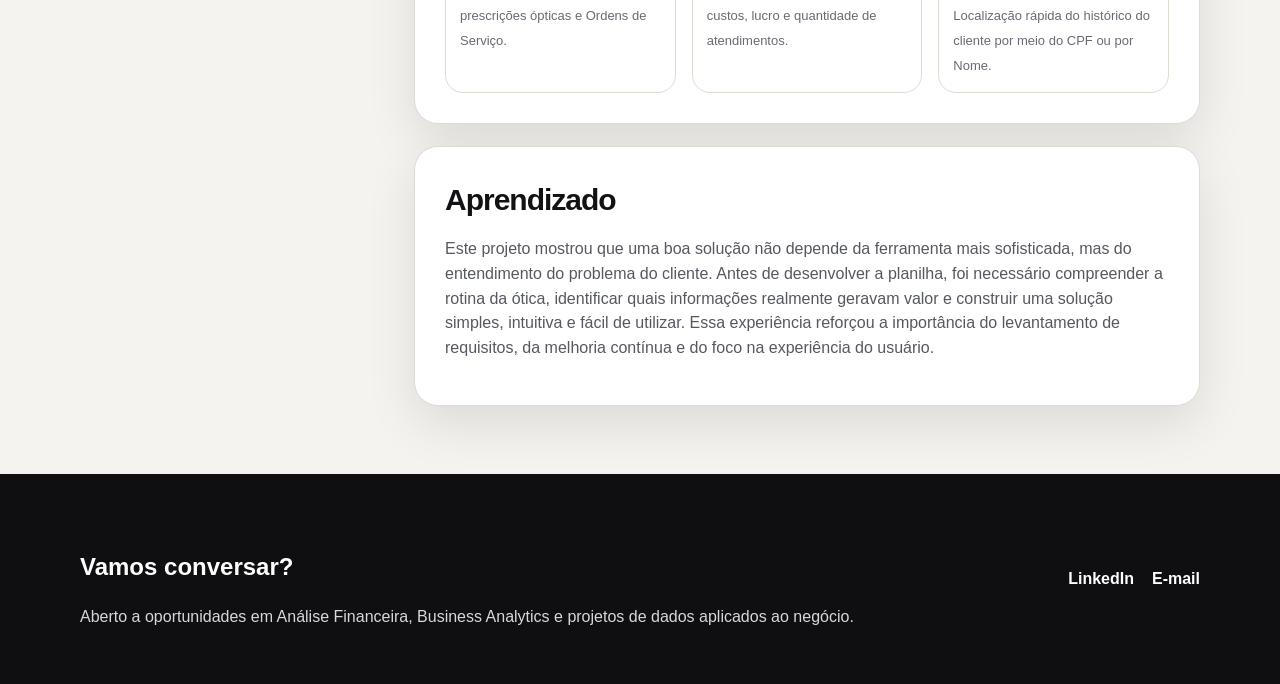
<file: case-03.html>
<!DOCTYPE html>
<html lang="pt-BR">
<head>
  <meta charset="UTF-8">
  <meta name="viewport" content="width=device-width, initial-scale=1.0">
  <title>Case #03 | Gestão Comercial para Ótica</title>
  <link rel="stylesheet" href="style.css">
</head>
<body>
  <nav class="nav">
    <div class="container nav-inner">
      <a class="logo" href="index.html">Luiz Felipe dos Anjos Santos</a>
      <div class="nav-links">
        <a href="index.html#sobre">Sobre</a>
        <a href="index.html#projetos">Projetos</a>
        <a href="index.html#contato">Contato</a>
      </div>
    </div>
  </nav>

  <header class="case-hero">
    <div class="container">
      <a class="btn light" href="index.html">← Voltar para Home</a>
      <div class="case-meta">
        <span class="pill">Case #03</span>
        <span class="pill">Projeto profissional</span>
        <span class="pill">Excel</span>
        <span class="pill">Gestão Financeira</span>
      </div>
      <h1>Gestão Comercial para Ótica</h1>
      <p>Sistema desenvolvido para registrar clientes, controlar receitas, custos, lucro anual e consultar históricos de atendimento por CPF ou nome.</p>
      <div class="case-nav">
        <a class="btn light" href="#evidencias">Ver evidências</a>
      </div>
    </div>
  </header>

  <main class="content">
    <div class="container content-grid">
      <aside class="sidebar">
        <div class="card">
          <strong>Navegação</strong>
          <a href="#contexto">Contexto</a>
          <a href="#objetivo">Objetivo</a>
          <a href="#processo">Processo</a>
          <a href="#entregaveis">Entregáveis</a>
          <a href="#insights">Insights</a>
          <a href="#evidencias">Evidências</a>
        </div>
      </aside>

      <article class="article">
        <section class="article-block" id="contexto">
          <h2>Contexto</h2>
          <p>A proprietária da ótica realizava todo o controle das Ordens de Serviço em papel. Isso dificultava localizar informações de clientes, acompanhar receitas, controlar custos e analisar o desempenho financeiro do negócio. 
          <p>Com o crescimento do volume de atendimentos, tornou-se necessário criar uma solução simples, acessível e de fácil utilização para centralizar essas informações.</p>
        </section>

        <section class="article-block" id="objetivo">
          <h2>Objetivo</h2>
          <p>Desenvolver uma solução em Excel que permitisse registrar clientes, controlar receitas, custos e lucro da ótica, além de facilitar a consulta rápida das informações ópticas e financeiras de cada atendimento.</p>
          
        </section>

       <section class="article-block" id="processo">
          <h2>Processo</h2>
        
          <h3>1. Levantamento das necessidades</h3>
          <p>Conversas com a proprietária.</p>
          <p>Entendimento do fluxo das Ordens de Serviço.</p>
          <p>Identificação das principais dificuldades.</p>
          <p>Definição das informações importantes para controle.</p>

          <h3>2. Modelagem da planilha</h3>
          <p>Criação da estrutura do sistema composta por três módulos principais:</p>
          <ul>
          <li>Cadastro</li>
          <li>Controle Anual</li>
          <li>Consulta de Clientes</li>
          </ul>

          <h3>3. Desenvolvimento</h3>
          <p>Implementação de:</p>
          <ul>
          <li>fórmulas</li>
          <li>validações</li>
          <li>controles</li>
          <li>organização das informações</li>
          </ul>

          <h3>4. Testes e ajustes</h3>
          <p>Após o uso pela proprietária, diversas melhorias foram realizadas até chegar ao modelo final.</p>
        
        </section>

        <section class="article-block" id="entregaveis">
          <h2>Entregáveis</h2>
          <div class="metric-grid">
            <div class="metric"><strong>Cadastro de Clientes</strong><span>Registro completo das Ordens de Serviço, dados pessoais, prescrições ópticas, valores, laboratório e forma de pagamento.</span></div>
            <div class="metric"><strong>Controle Financeiro</strong><span>Acompanhamento anual de faturamento, custos fixos, despesas variáveis, lucro e quantidade de atendimentos.</span></div>
            <div class="metric"><strong>Consulta Inteligente</strong><span>Pesquisa instantânea por CPF ou Nome para recuperar todas as informações do cliente sem necessidade de procurar documentos físicos.</span></div>
          </div>
        </section>

        <section class="article-block" id="insights">
          <h2>Insights</h2>
          <ul>
            <li>Centralização das informações da ótica.</li>
            <li>Redução do tempo de localização de clientes.</li>
            <li>Controle financeiro anual em uma única planilha.</li>
            <li>Histórico organizado das Ordens de Serviço.</li>
            <li>Facilidade para acompanhamento do desempenho do negócio.</li>
          
          </ul>
        
        </section>

        <section class="article-block" id="evidencias">
          <h2>Evidências</h2>
          <p>As evidências ilustram a estrutura da solução desenvolvida para a ótica, demonstrando o cadastro de clientes, o controle financeiro anual e a consulta inteligente de informações. Os dados sensíveis foram ocultados para preservar a confidencialidade das informações.</p>
          <div class="evidence-grid">
            <div class="evidence">
              <img src="assets/images/case03-cadastro.png" alt="Cadastro">
              <div><strong>Cadastro</strong><span>Registro completo dos clientes, prescrições ópticas e Ordens de Serviço.</span></div>
            </div>
            <div class="evidence">
              <img src="assets/images/case03-painel-anual.png" alt="Controle financeiro anual">
              <div><strong>Controle financeiro anual</strong><span>Acompanhamento de receitas, custos, lucro e quantidade de atendimentos.</span></div>
            </div>
            <div class="evidence">
              <img src="assets/images/case03-consulta-clientes.png" alt="Consulta por CPF ou Nome">
              <div><strong>Consulta por CPF ou Nome</strong><span>Localização rápida do histórico do cliente por meio do CPF ou por Nome.</span></div>
            </div>
            
          </div>
        </section>

        <section class="article-block">
          <h2>Aprendizado</h2>
          <p>Este projeto mostrou que uma boa solução não depende da ferramenta mais sofisticada, mas do entendimento do problema do cliente. Antes de desenvolver a planilha, foi necessário compreender a rotina da ótica, identificar quais informações realmente geravam valor e construir uma solução simples, intuitiva e fácil de utilizar. Essa experiência reforçou a importância do levantamento de requisitos, da melhoria contínua e do foco na experiência do usuário.</p>
        </section>
      </article>
    </div>
  </main>
      </article>
    </div>
  </main>

  <footer class="footer" id="contato">
    <div class="container">
      <div>
        <h2>Vamos conversar?</h2>
        <p>Aberto a oportunidades em Análise Financeira, Business Analytics e projetos de dados aplicados ao negócio.</p>
      </div>
      <div>
        <a href="https://www.linkedin.com/in/luizd0sanj0s" target="_blank">LinkedIn</a>
        <a href="mailto:lipe013santos@gmail.com">E-mail</a>
      </div>
    </div>
  </footer>
</body>
</html>
</file>
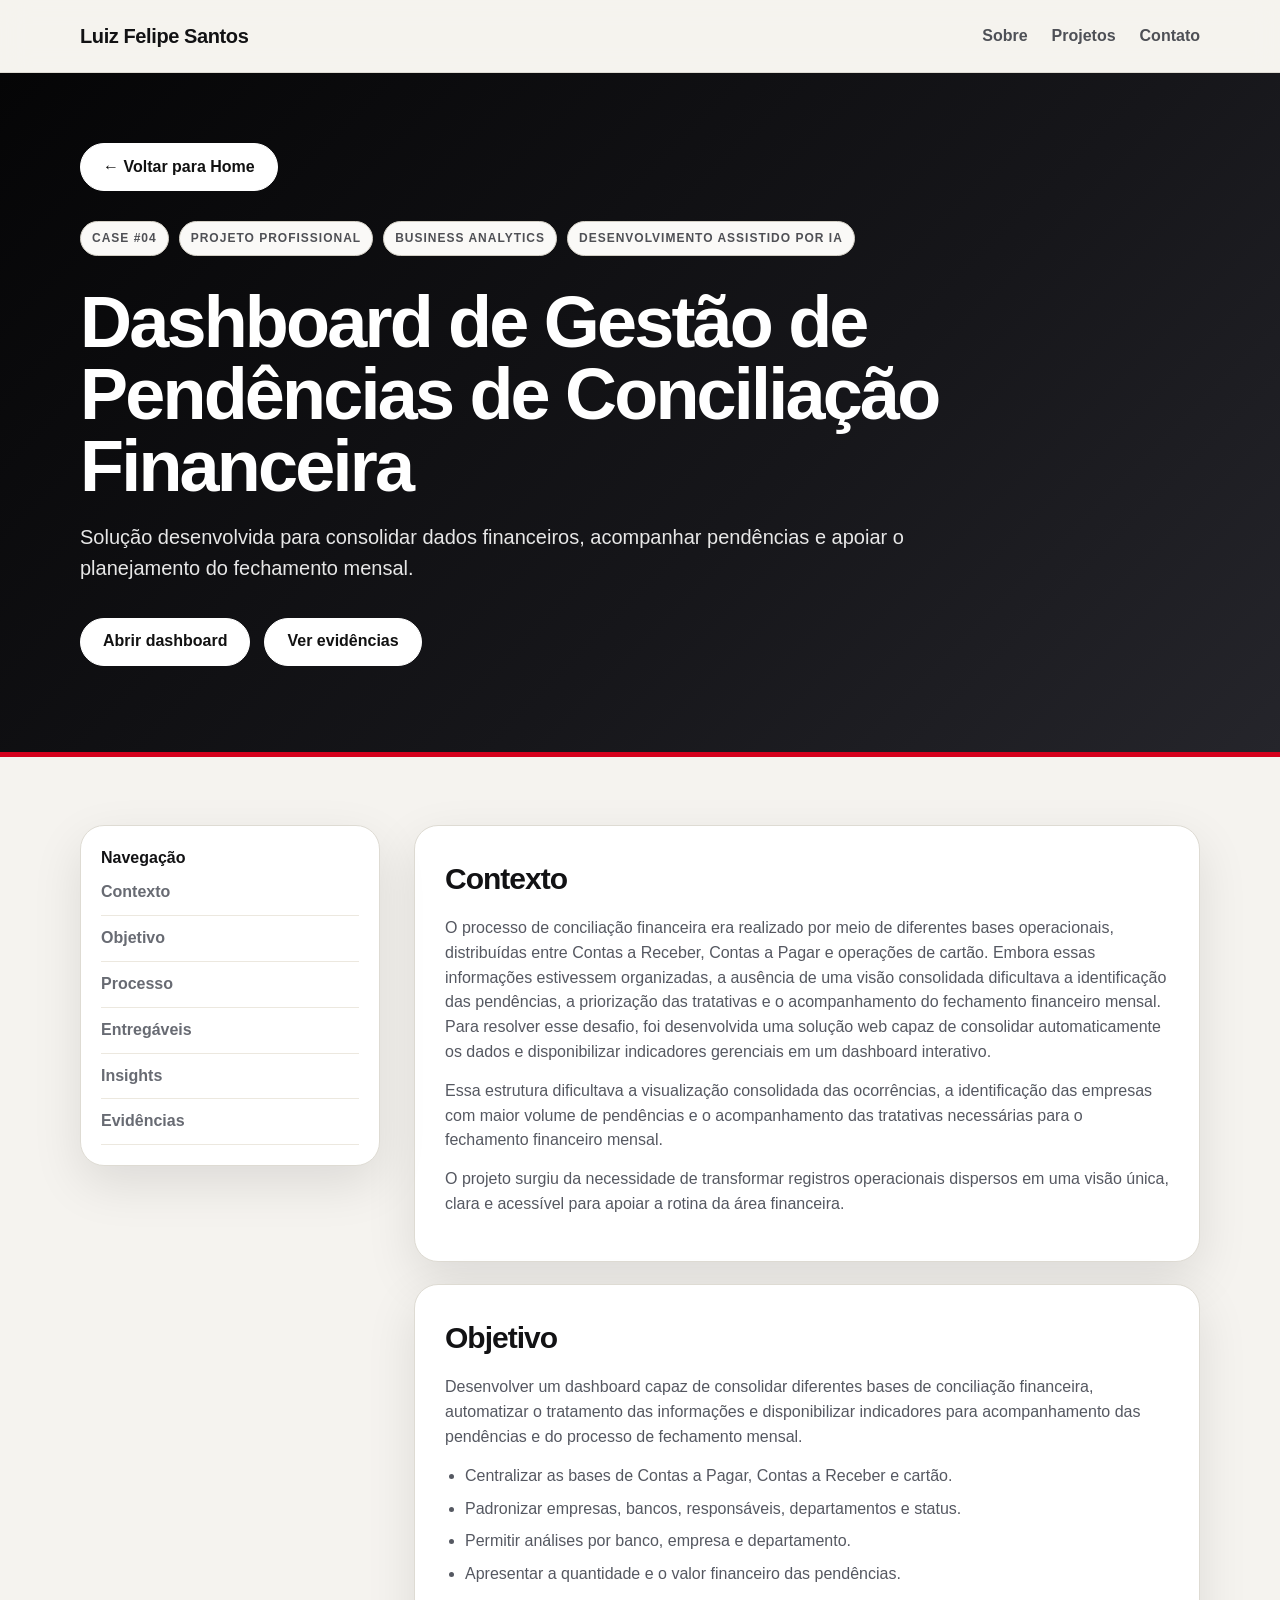
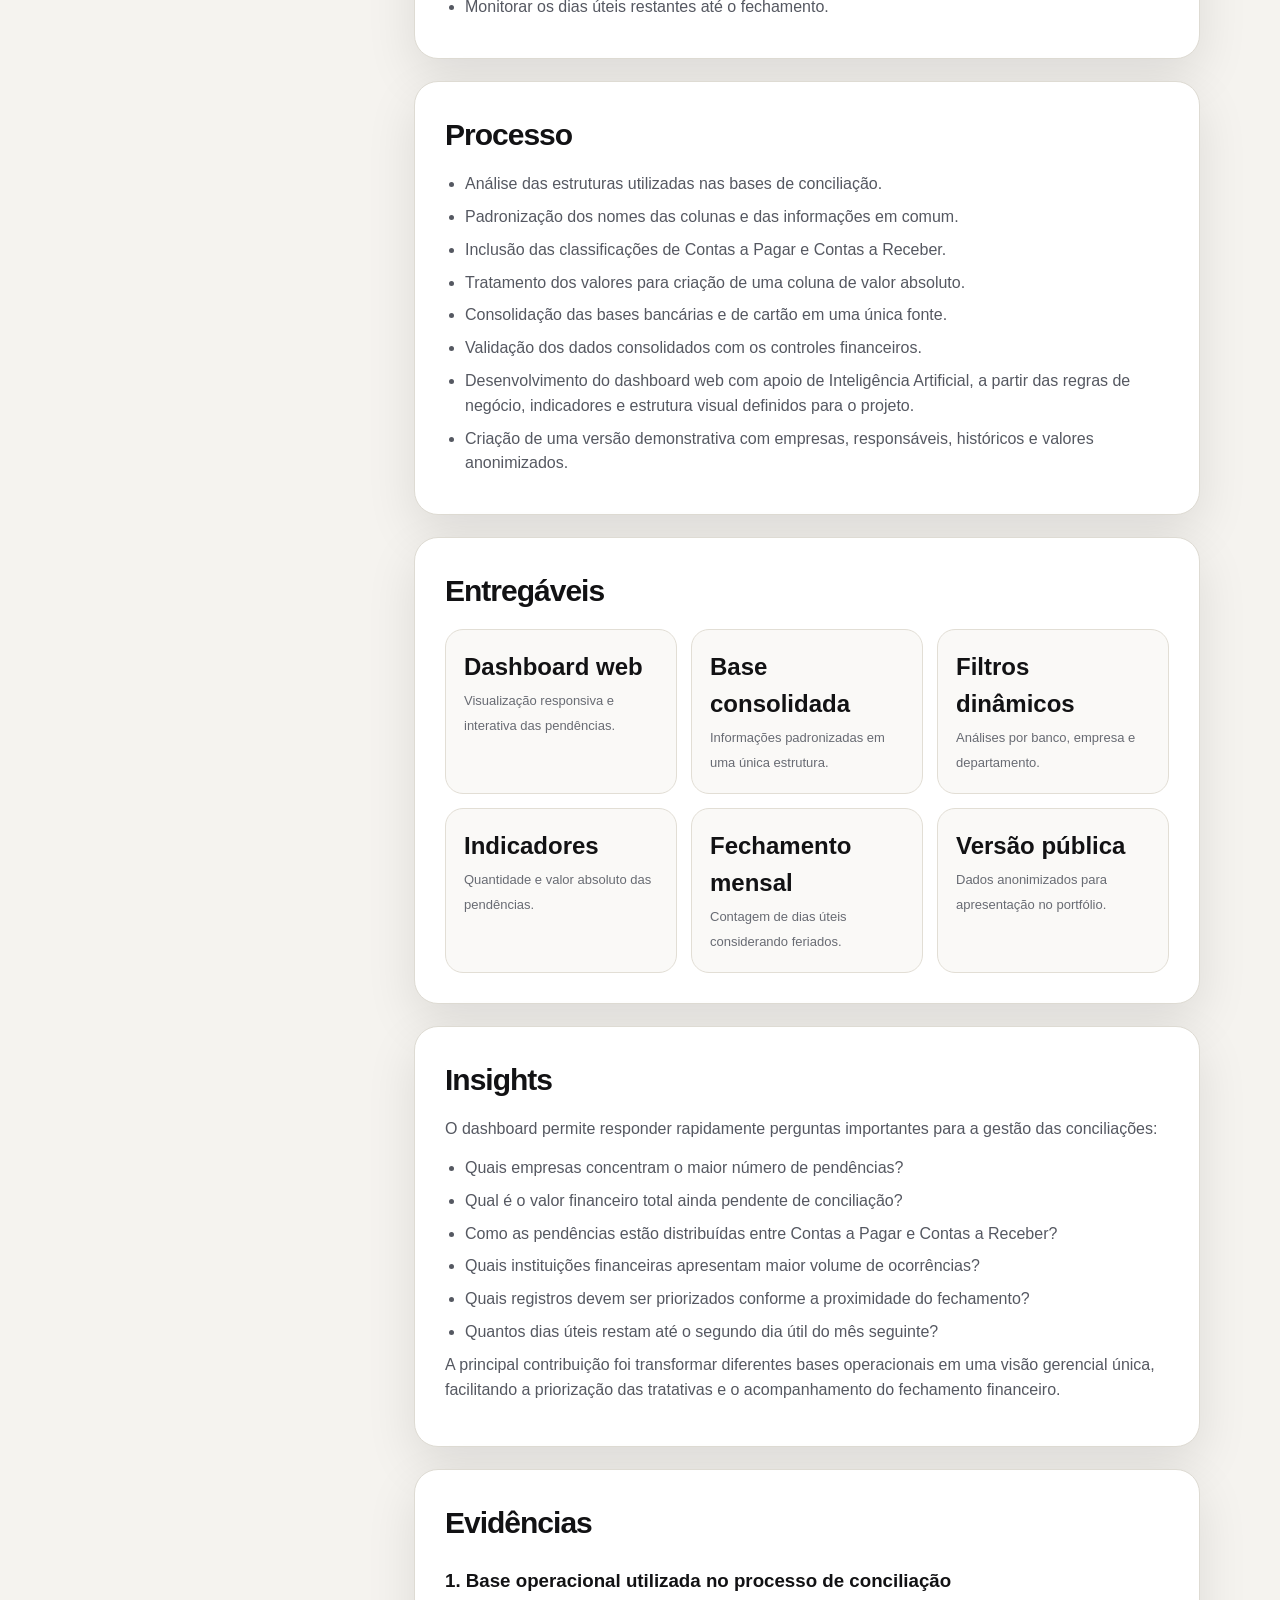
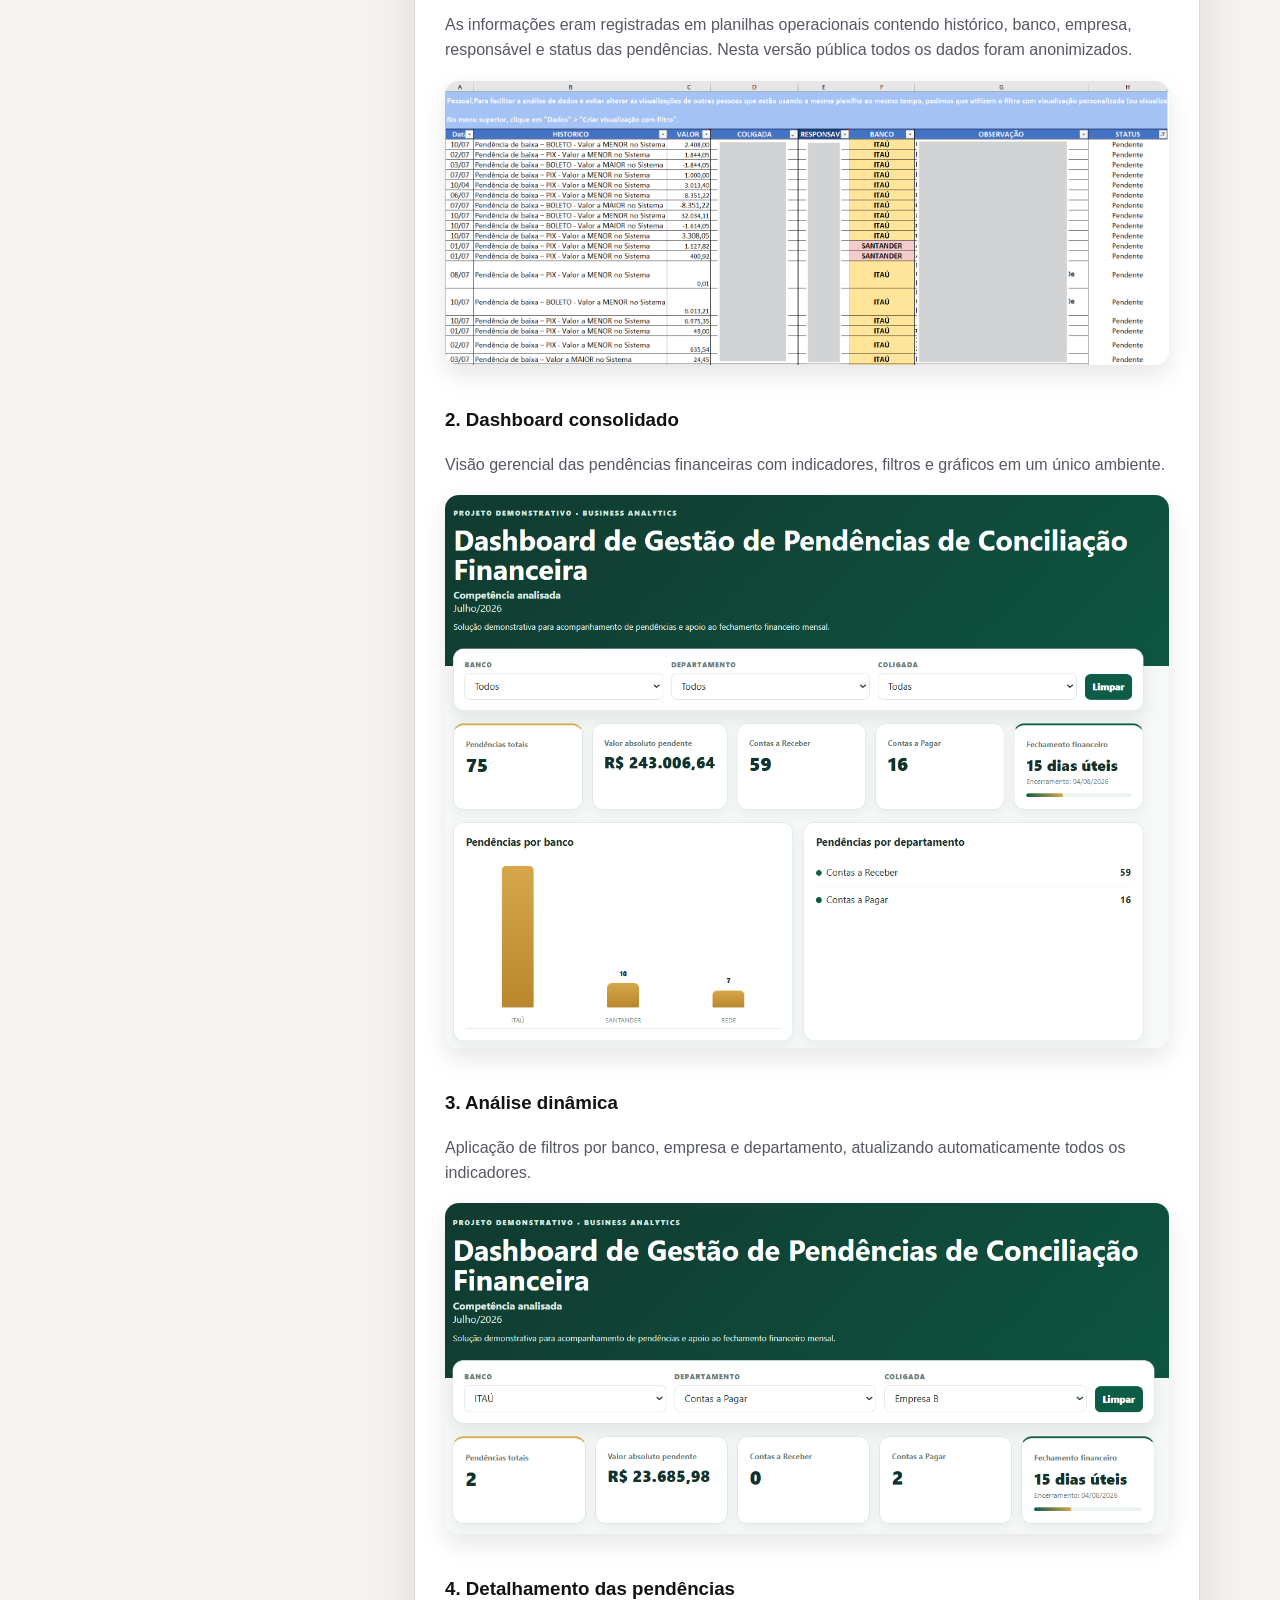
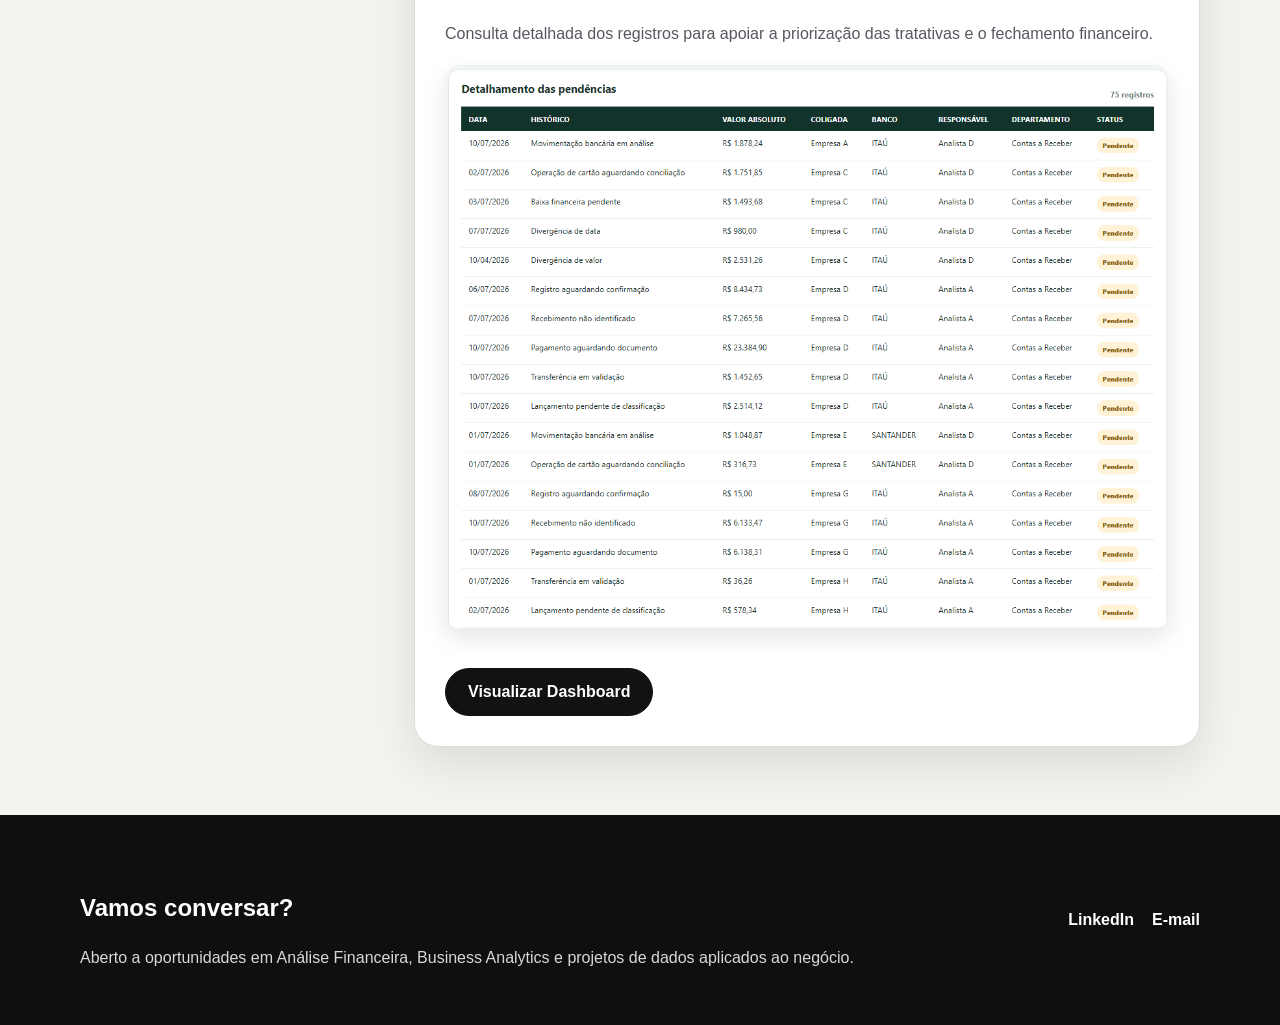
<file: case-04-final.html>
<!DOCTYPE html>

<html lang="pt-BR">
<head>
<meta charset="utf-8"/>
<meta content="width=device-width, initial-scale=1.0" name="viewport"/>
<title>Case #04 | Dashboard de Gestão de Pendências de Conciliação Financeira</title>
<link href="style.css" rel="stylesheet"/>
</head>
<body>
<nav class="nav">
<div class="container nav-inner">
<a class="logo" href="index.html">Luiz Felipe Santos</a>
<div class="nav-links">
<a href="index.html#sobre">Sobre</a>
<a href="index.html#projetos">Projetos</a>
<a href="index.html#contato">Contato</a>
</div>
</div>
</nav>
<header class="case-hero">
<div class="container">
<a class="btn light" href="index.html">← Voltar para Home</a>
<div class="case-meta">
<span class="pill">Case #04</span>
<span class="pill">Projeto profissional</span>
<span class="pill">Business Analytics</span>
<span class="pill">Desenvolvimento Assistido por IA</span>
</div>
<h1>Dashboard de Gestão de Pendências de Conciliação Financeira</h1>
<p>Solução desenvolvida para consolidar dados financeiros, acompanhar pendências e apoiar o planejamento do fechamento mensal.</p>
<div class="case-nav">
<a class="btn light" href="https://lipe013santos-hub.github.io/dashboard-conciliacao-financeira/" rel="noopener" target="_blank">Abrir dashboard</a>
<a class="btn light" href="#evidencias">Ver evidências</a>
</div>
</div>
</header>
<main class="content">
<div class="container content-grid">
<aside class="sidebar">
<div class="card">
<strong>Navegação</strong>
<a href="#contexto">Contexto</a>
<a href="#objetivo">Objetivo</a>
<a href="#processo">Processo</a>
<a href="#entregaveis">Entregáveis</a>
<a href="#insights">Insights</a>
<a href="#evidencias">Evidências</a>
</div>
</aside>
<article class="article">
<section class="article-block" id="contexto">
<h2>Contexto</h2>
<p>O processo de conciliação financeira era realizado por meio de diferentes bases operacionais, distribuídas entre Contas a Receber, Contas a Pagar e operações de cartão. Embora essas informações estivessem organizadas, a ausência de uma visão consolidada dificultava a identificação das pendências, a priorização das tratativas e o acompanhamento do fechamento financeiro mensal. Para resolver esse desafio, foi desenvolvida uma solução web capaz de consolidar automaticamente os dados e disponibilizar indicadores gerenciais em um dashboard interativo.</p>
<p>Essa estrutura dificultava a visualização consolidada das ocorrências, a identificação das empresas com maior volume de pendências e o acompanhamento das tratativas necessárias para o fechamento financeiro mensal.</p>
<p>O projeto surgiu da necessidade de transformar registros operacionais dispersos em uma visão única, clara e acessível para apoiar a rotina da área financeira.</p>
</section>
<section class="article-block" id="objetivo">
<h2>Objetivo</h2>
<p>Desenvolver um dashboard capaz de consolidar diferentes bases de conciliação financeira, automatizar o tratamento das informações e disponibilizar indicadores para acompanhamento das pendências e do processo de fechamento mensal.</p>
<ul>
<li>Centralizar as bases de Contas a Pagar, Contas a Receber e cartão.</li>
<li>Padronizar empresas, bancos, responsáveis, departamentos e status.</li>
<li>Permitir análises por banco, empresa e departamento.</li>
<li>Apresentar a quantidade e o valor financeiro das pendências.</li>
<li>Monitorar os dias úteis restantes até o fechamento.</li>
</ul>
</section>
<section class="article-block" id="processo">
<h2>Processo</h2>
<ul>
<li>Análise das estruturas utilizadas nas bases de conciliação.</li>
<li>Padronização dos nomes das colunas e das informações em comum.</li>
<li>Inclusão das classificações de Contas a Pagar e Contas a Receber.</li>
<li>Tratamento dos valores para criação de uma coluna de valor absoluto.</li>
<li>Consolidação das bases bancárias e de cartão em uma única fonte.</li>
<li>Validação dos dados consolidados com os controles financeiros.</li>
<li>Desenvolvimento do dashboard web com apoio de Inteligência Artificial, a partir das regras de negócio, indicadores e estrutura visual definidos para o projeto.</li>
<li>Criação de uma versão demonstrativa com empresas, responsáveis, históricos e valores anonimizados.</li>
</ul>
</section>
<section class="article-block" id="entregaveis">
<h2>Entregáveis</h2>
<div class="metric-grid">
<div class="metric"><strong>Dashboard web</strong><span>Visualização responsiva e interativa das pendências.</span></div>
<div class="metric"><strong>Base consolidada</strong><span>Informações padronizadas em uma única estrutura.</span></div>
<div class="metric"><strong>Filtros dinâmicos</strong><span>Análises por banco, empresa e departamento.</span></div>
<div class="metric"><strong>Indicadores</strong><span>Quantidade e valor absoluto das pendências.</span></div>
<div class="metric"><strong>Fechamento mensal</strong><span>Contagem de dias úteis considerando feriados.</span></div>
<div class="metric"><strong>Versão pública</strong><span>Dados anonimizados para apresentação no portfólio.</span></div>
</div>
</section>
<section class="article-block" id="insights">
<h2>Insights</h2>
<p>O dashboard permite responder rapidamente perguntas importantes para a gestão das conciliações:</p>
<ul>
<li>Quais empresas concentram o maior número de pendências?</li>
<li>Qual é o valor financeiro total ainda pendente de conciliação?</li>
<li>Como as pendências estão distribuídas entre Contas a Pagar e Contas a Receber?</li>
<li>Quais instituições financeiras apresentam maior volume de ocorrências?</li>
<li>Quais registros devem ser priorizados conforme a proximidade do fechamento?</li>
<li>Quantos dias úteis restam até o segundo dia útil do mês seguinte?</li>
</ul>
<p>A principal contribuição foi transformar diferentes bases operacionais em uma visão gerencial única, facilitando a priorização das tratativas e o acompanhamento do fechamento financeiro.</p>
</section>
<section class="article-block" id="evidencias"><h2>Evidências</h2>
<h3>1. Base operacional utilizada no processo de conciliação</h3><p>As informações eram registradas em planilhas operacionais contendo histórico, banco, empresa, responsável e status das pendências. Nesta versão pública todos os dados foram anonimizados.</p><img alt="Base operacional" src="assets/base-operacional.png" style="width:100%;border-radius:14px;margin:18px 0 40px;box-shadow:0 10px 24px rgba(0,0,0,.10);"/>
<h3>2. Dashboard consolidado</h3><p>Visão gerencial das pendências financeiras com indicadores, filtros e gráficos em um único ambiente.</p><img alt="Dashboard" src="assets/dashboard-geral.png" style="width:100%;border-radius:14px;margin:18px 0 40px;box-shadow:0 10px 24px rgba(0,0,0,.10);"/>
<h3>3. Análise dinâmica</h3><p>Aplicação de filtros por banco, empresa e departamento, atualizando automaticamente todos os indicadores.</p><img alt="Filtros" src="assets/dashboard-filtros.png" style="width:100%;border-radius:14px;margin:18px 0 40px;box-shadow:0 10px 24px rgba(0,0,0,.10);"/>
<h3>4. Detalhamento das pendências</h3><p>Consulta detalhada dos registros para apoiar a priorização das tratativas e o fechamento financeiro.</p><img alt="Tabela" src="assets/dashboard-tabela.png" style="width:100%;border-radius:14px;margin:18px 0 40px;box-shadow:0 10px 24px rgba(0,0,0,.10);"/>
<div class="case-nav"><a class="btn" href="https://lipe013santos-hub.github.io/dashboard-conciliacao-financeira/" target="_blank">Visualizar Dashboard</a></div></section>
</article>
</div>
</main>
<footer class="footer" id="contato">
<div class="container">
<div>
<h2>Vamos conversar?</h2>
<p>Aberto a oportunidades em Análise Financeira, Business Analytics e projetos de dados aplicados ao negócio.</p>
</div>
<div>
<a href="https://www.linkedin.com/in/luizd0sanj0s" target="_blank">LinkedIn</a>
<a href="mailto:lfelipe.anj0santos@gmail.com">E-mail</a>
</div>
</div>
</footer>
</body>
</html>
</file>
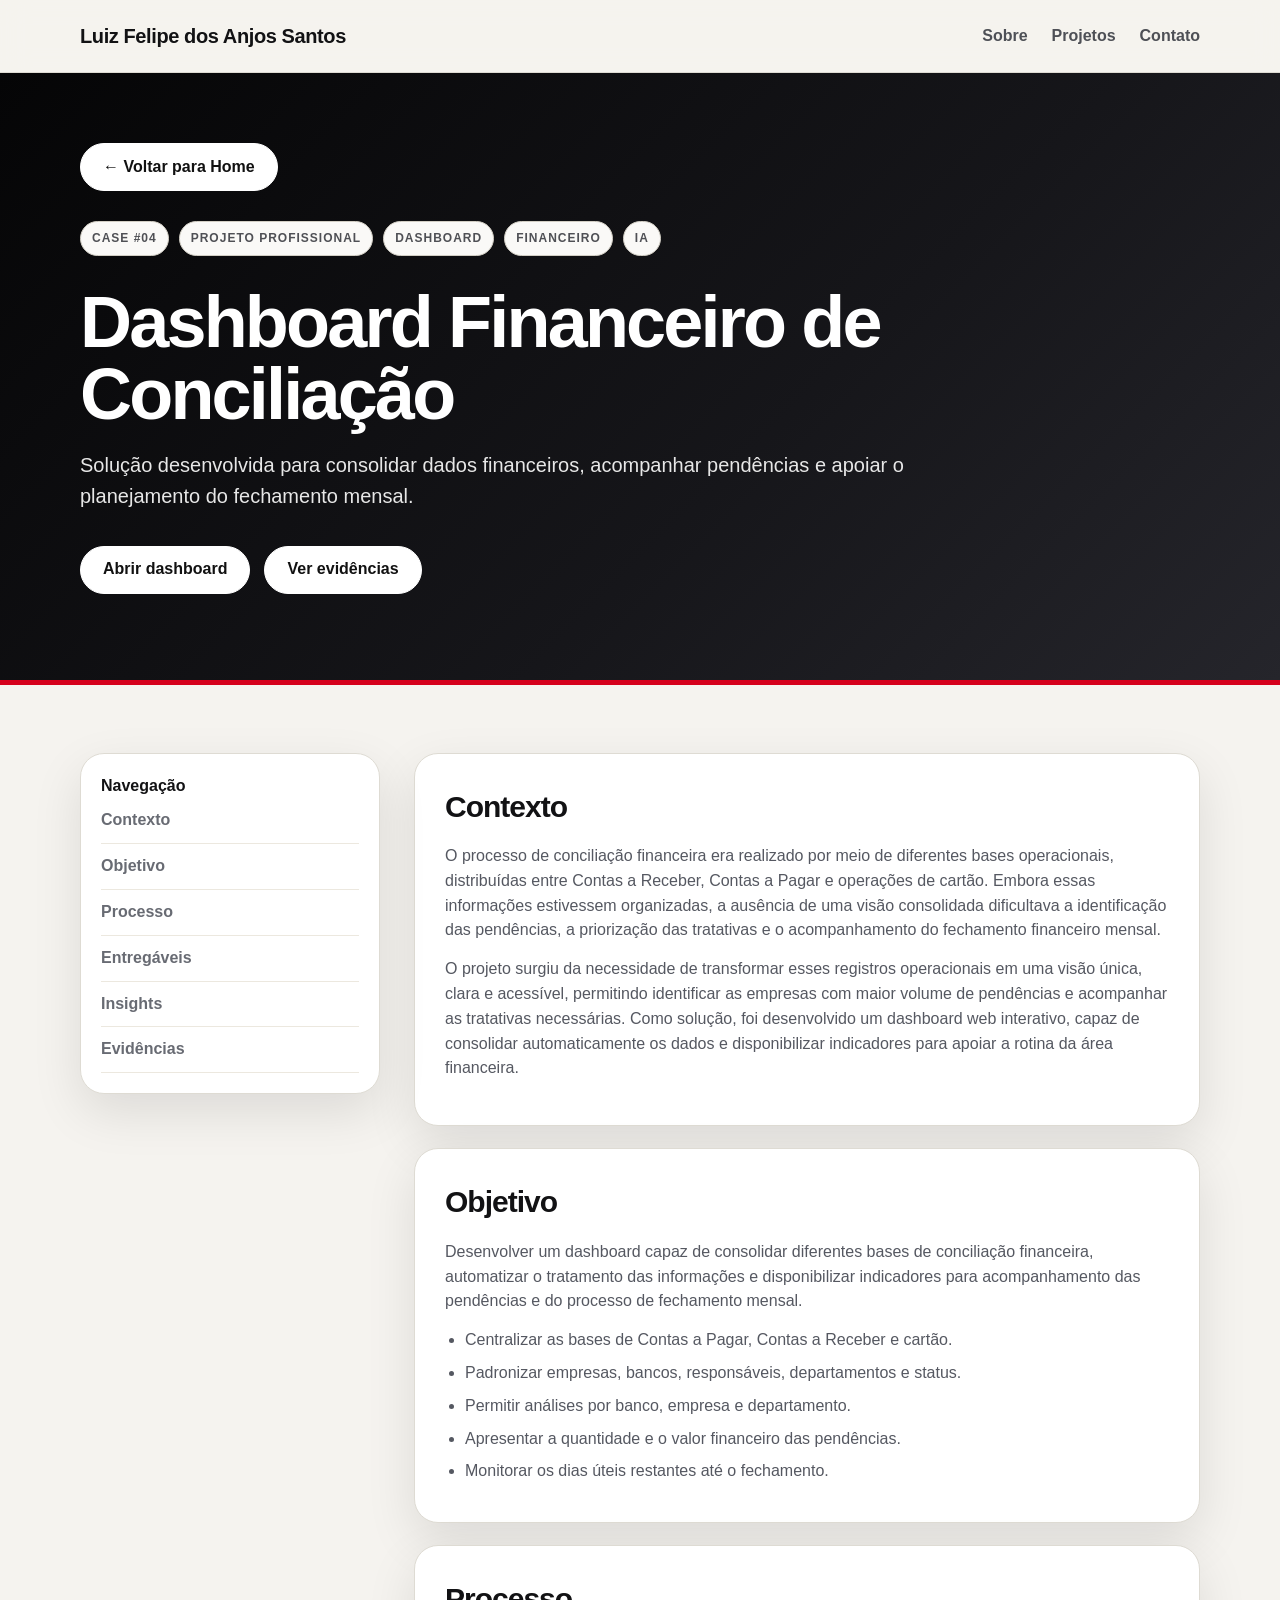
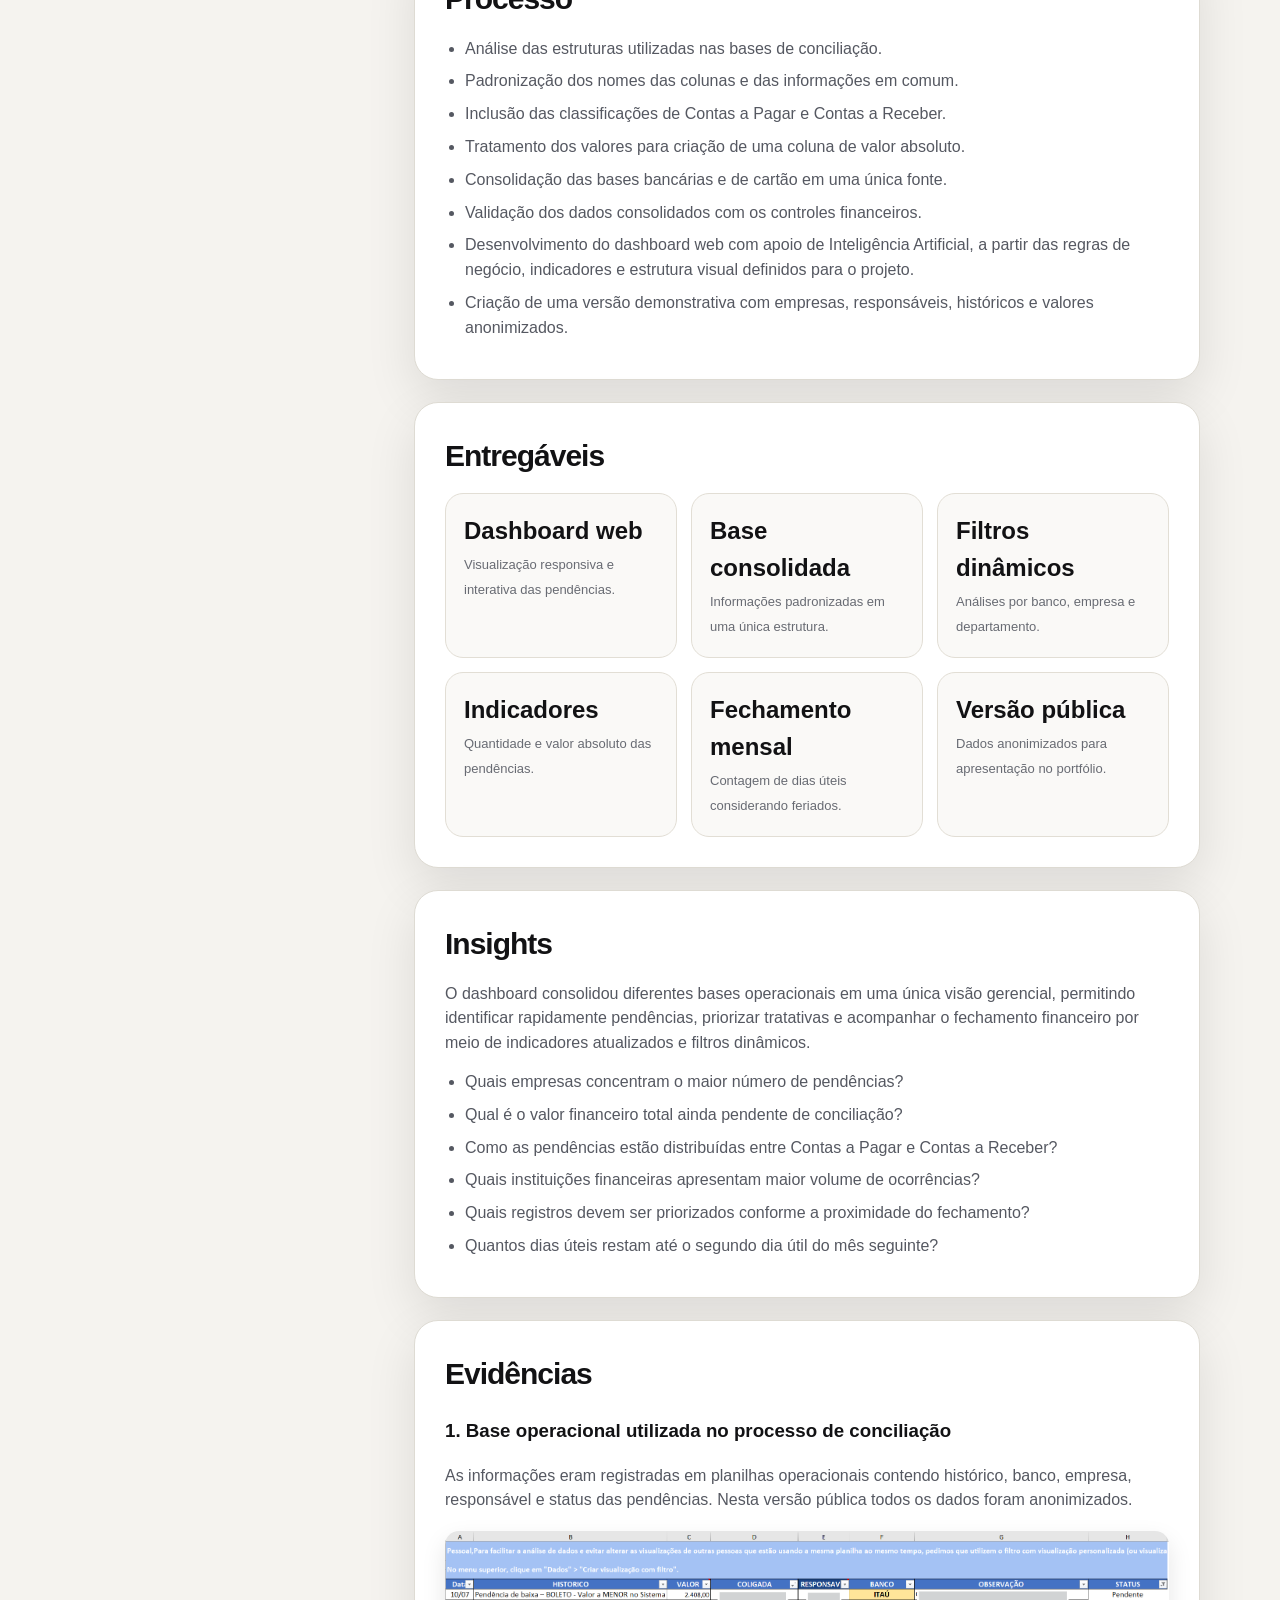
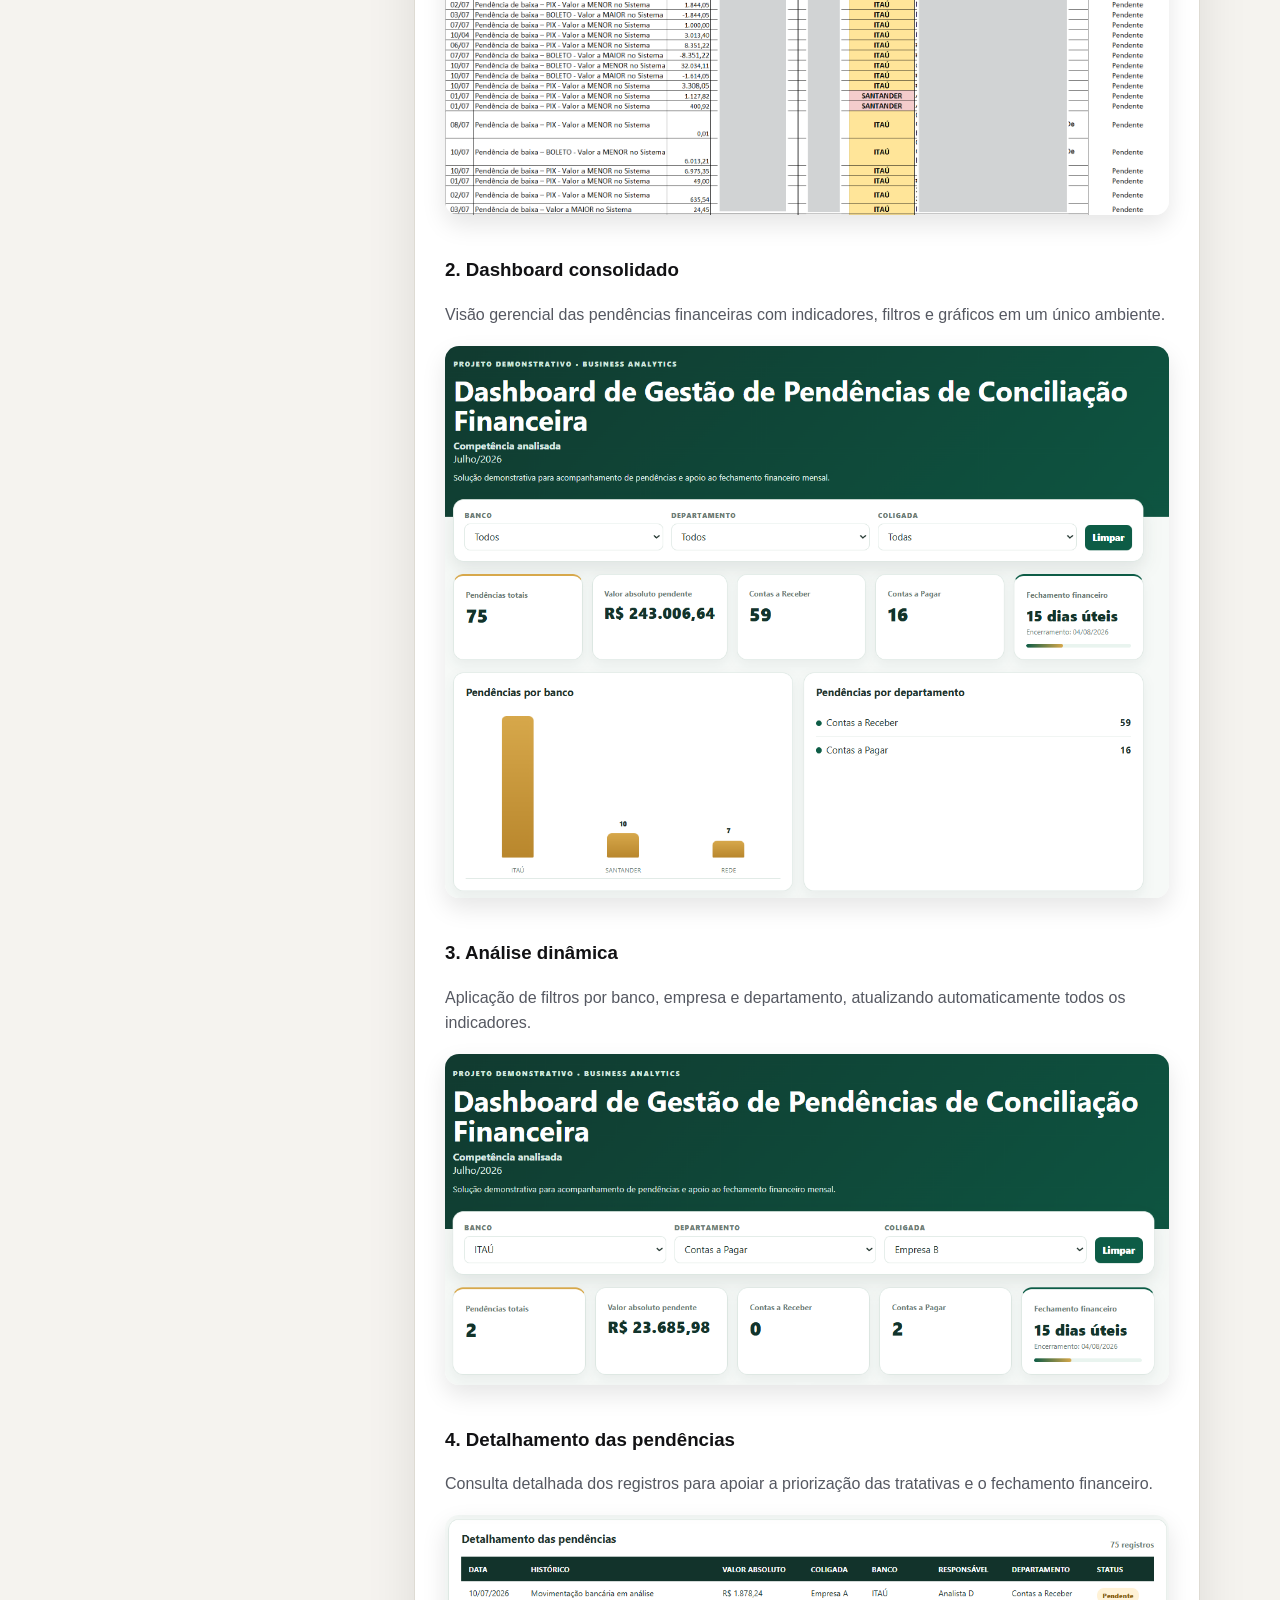
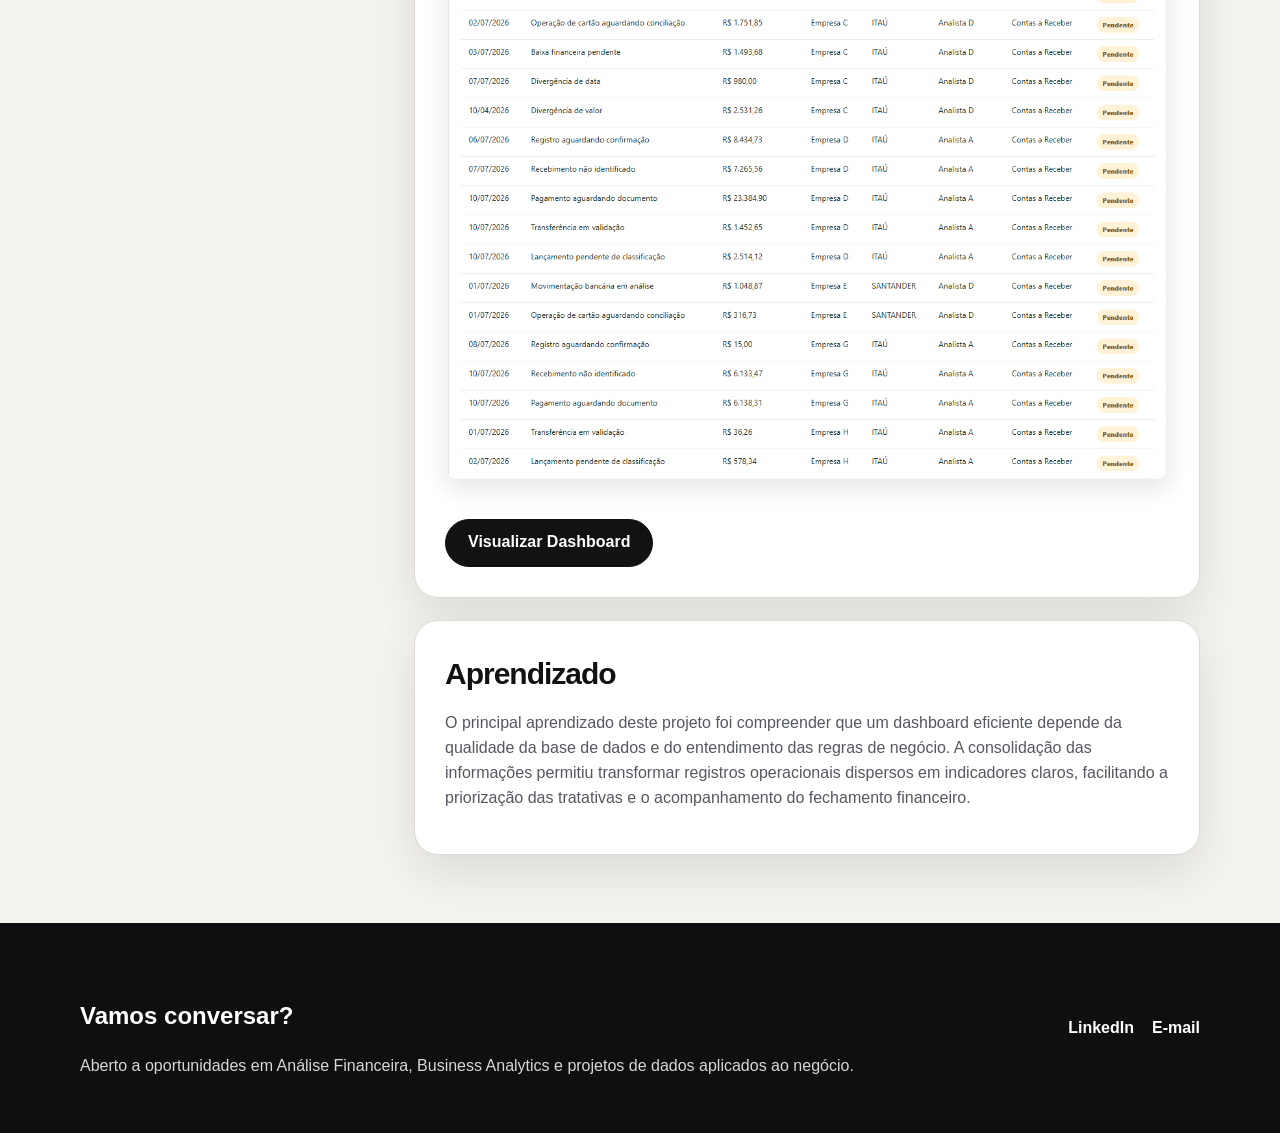
<file: case-04.html>
<!DOCTYPE html>

<html lang="pt-BR">
<head>
<meta charset="utf-8"/>
<meta content="width=device-width, initial-scale=1.0" name="viewport"/>
<title>Case #04 | Dashboard Financeiro
de Conciliação</title>
<link href="style.css" rel="stylesheet"/>
</head>
<body>
<nav class="nav">
<div class="container nav-inner">
<a class="logo" href="index.html">Luiz Felipe dos Anjos Santos</a>
<div class="nav-links">
<a href="index.html#sobre">Sobre</a>
<a href="index.html#projetos">Projetos</a>
<a href="index.html#contato">Contato</a>
</div>
</div>
</nav>
<header class="case-hero">
<div class="container">
<a class="btn light" href="index.html">← Voltar para Home</a>
<div class="case-meta">
<span class="pill">Case #04</span>
<span class="pill">Projeto profissional</span>
<span class="pill">Dashboard</span>
<span class="pill">Financeiro</span>
<span class="pill">IA</span>
</div>
<h1>Dashboard Financeiro
de Conciliação</h1>
<p>Solução desenvolvida para consolidar dados financeiros, acompanhar pendências e apoiar o planejamento do fechamento mensal.</p>
<div class="case-nav">
<a class="btn light" href="https://lipe013santos-hub.github.io/dashboard-conciliacao-financeira/" rel="noopener" target="_blank">Abrir dashboard</a>
<a class="btn light" href="#evidencias">Ver evidências</a>
</div>
</div>
</header>
<main class="content">
<div class="container content-grid">
<aside class="sidebar">
<div class="card">
<strong>Navegação</strong>
<a href="#contexto">Contexto</a>
<a href="#objetivo">Objetivo</a>
<a href="#processo">Processo</a>
<a href="#entregaveis">Entregáveis</a>
<a href="#insights">Insights</a>
<a href="#evidencias">Evidências</a>
</div>
</aside>
<article class="article">
<section class="article-block" id="contexto">
<h2>Contexto</h2>
<p>O processo de conciliação financeira era realizado por meio de diferentes bases operacionais, distribuídas entre Contas a Receber, Contas a Pagar e operações de cartão. Embora essas informações estivessem organizadas, a ausência de uma visão consolidada dificultava a identificação das pendências, a priorização das tratativas e o acompanhamento do fechamento financeiro mensal.</p>
<p>O projeto surgiu da necessidade de transformar esses registros operacionais em uma visão única, clara e acessível, permitindo identificar as empresas com maior volume de pendências e acompanhar as tratativas necessárias. Como solução, foi desenvolvido um dashboard web interativo, capaz de consolidar automaticamente os dados e disponibilizar indicadores para apoiar a rotina da área financeira.</p>
</section>
<section class="article-block" id="objetivo">
<h2>Objetivo</h2>
<p>Desenvolver um dashboard capaz de consolidar diferentes bases de conciliação financeira, automatizar o tratamento das informações e disponibilizar indicadores para acompanhamento das pendências e do processo de fechamento mensal.</p>
<ul>
<li>Centralizar as bases de Contas a Pagar, Contas a Receber e cartão.</li>
<li>Padronizar empresas, bancos, responsáveis, departamentos e status.</li>
<li>Permitir análises por banco, empresa e departamento.</li>
<li>Apresentar a quantidade e o valor financeiro das pendências.</li>
<li>Monitorar os dias úteis restantes até o fechamento.</li>
</ul>
</section>
<section class="article-block" id="processo">
<h2>Processo</h2>
<ul>
<li>Análise das estruturas utilizadas nas bases de conciliação.</li>
<li>Padronização dos nomes das colunas e das informações em comum.</li>
<li>Inclusão das classificações de Contas a Pagar e Contas a Receber.</li>
<li>Tratamento dos valores para criação de uma coluna de valor absoluto.</li>
<li>Consolidação das bases bancárias e de cartão em uma única fonte.</li>
<li>Validação dos dados consolidados com os controles financeiros.</li>
<li>Desenvolvimento do dashboard web com apoio de Inteligência Artificial, a partir das regras de negócio, indicadores e estrutura visual definidos para o projeto.</li>
<li>Criação de uma versão demonstrativa com empresas, responsáveis, históricos e valores anonimizados.</li>
</ul>
</section>
<section class="article-block" id="entregaveis">
<h2>Entregáveis</h2>
<div class="metric-grid">
<div class="metric"><strong>Dashboard web</strong><span>Visualização responsiva e interativa das pendências.</span></div>
<div class="metric"><strong>Base consolidada</strong><span>Informações padronizadas em uma única estrutura.</span></div>
<div class="metric"><strong>Filtros dinâmicos</strong><span>Análises por banco, empresa e departamento.</span></div>
<div class="metric"><strong>Indicadores</strong><span>Quantidade e valor absoluto das pendências.</span></div>
<div class="metric"><strong>Fechamento mensal</strong><span>Contagem de dias úteis considerando feriados.</span></div>
<div class="metric"><strong>Versão pública</strong><span>Dados anonimizados para apresentação no portfólio.</span></div>
</div>
</section>
<section class="article-block" id="insights">
<h2>Insights</h2>
<p>O dashboard consolidou diferentes bases operacionais em uma única visão gerencial, permitindo identificar rapidamente pendências, priorizar tratativas e acompanhar o fechamento financeiro por meio de indicadores atualizados e filtros dinâmicos.</p>
<ul>
<li>Quais empresas concentram o maior número de pendências?</li>
<li>Qual é o valor financeiro total ainda pendente de conciliação?</li>
<li>Como as pendências estão distribuídas entre Contas a Pagar e Contas a Receber?</li>
<li>Quais instituições financeiras apresentam maior volume de ocorrências?</li>
<li>Quais registros devem ser priorizados conforme a proximidade do fechamento?</li>
<li>Quantos dias úteis restam até o segundo dia útil do mês seguinte?</li>
</ul>
</section>
<section class="article-block" id="evidencias"><h2>Evidências</h2>
<h3>1. Base operacional utilizada no processo de conciliação</h3><p>As informações eram registradas em planilhas operacionais contendo histórico, banco, empresa, responsável e status das pendências. Nesta versão pública todos os dados foram anonimizados.</p><img alt="Base operacional" src="assets/base-operacional.png" style="width:100%;border-radius:14px;margin:18px 0 40px;box-shadow:0 10px 24px rgba(0,0,0,.10);"/>
<h3>2. Dashboard consolidado</h3><p>Visão gerencial das pendências financeiras com indicadores, filtros e gráficos em um único ambiente.</p><img alt="Dashboard" src="assets/dashboard-geral.png" style="width:100%;border-radius:14px;margin:18px 0 40px;box-shadow:0 10px 24px rgba(0,0,0,.10);"/>
<h3>3. Análise dinâmica</h3><p>Aplicação de filtros por banco, empresa e departamento, atualizando automaticamente todos os indicadores.</p><img alt="Filtros" src="assets/dashboard-filtros.png" style="width:100%;border-radius:14px;margin:18px 0 40px;box-shadow:0 10px 24px rgba(0,0,0,.10);"/>
<h3>4. Detalhamento das pendências</h3><p>Consulta detalhada dos registros para apoiar a priorização das tratativas e o fechamento financeiro.</p><img alt="Tabela" src="assets/dashboard-tabela.png" style="width:100%;border-radius:14px;margin:18px 0 40px;box-shadow:0 10px 24px rgba(0,0,0,.10);"/>
<div class="case-nav"><a class="btn" href="https://lipe013santos-hub.github.io/dashboard-conciliacao-financeira/" target="_blank">Visualizar Dashboard</a></div></section>

  <section class="article-block">
          <h2>Aprendizado</h2>
          <p>O principal aprendizado deste projeto foi compreender que um dashboard eficiente depende da qualidade da base de dados e do entendimento das regras de negócio. A consolidação das informações permitiu transformar registros operacionais dispersos em indicadores claros, facilitando a priorização das tratativas e o acompanhamento do fechamento financeiro.</p>
        </section>
      </article>
    </div>
  </main>
      </article>
    </div>
  </main>

</article>
</div>
</main>
<footer class="footer" id="contato">
<div class="container">
<div>
<h2>Vamos conversar?</h2>
<p>Aberto a oportunidades em Análise Financeira, Business Analytics e projetos de dados aplicados ao negócio.</p>
</div>
<div>
<a href="https://www.linkedin.com/in/luizd0sanj0s" target="_blank">LinkedIn</a>
<a href="mailto:lipe013santos@gmail.com">E-mail</a>
</div>
</div>
</footer>
</body>
</html>
</file>
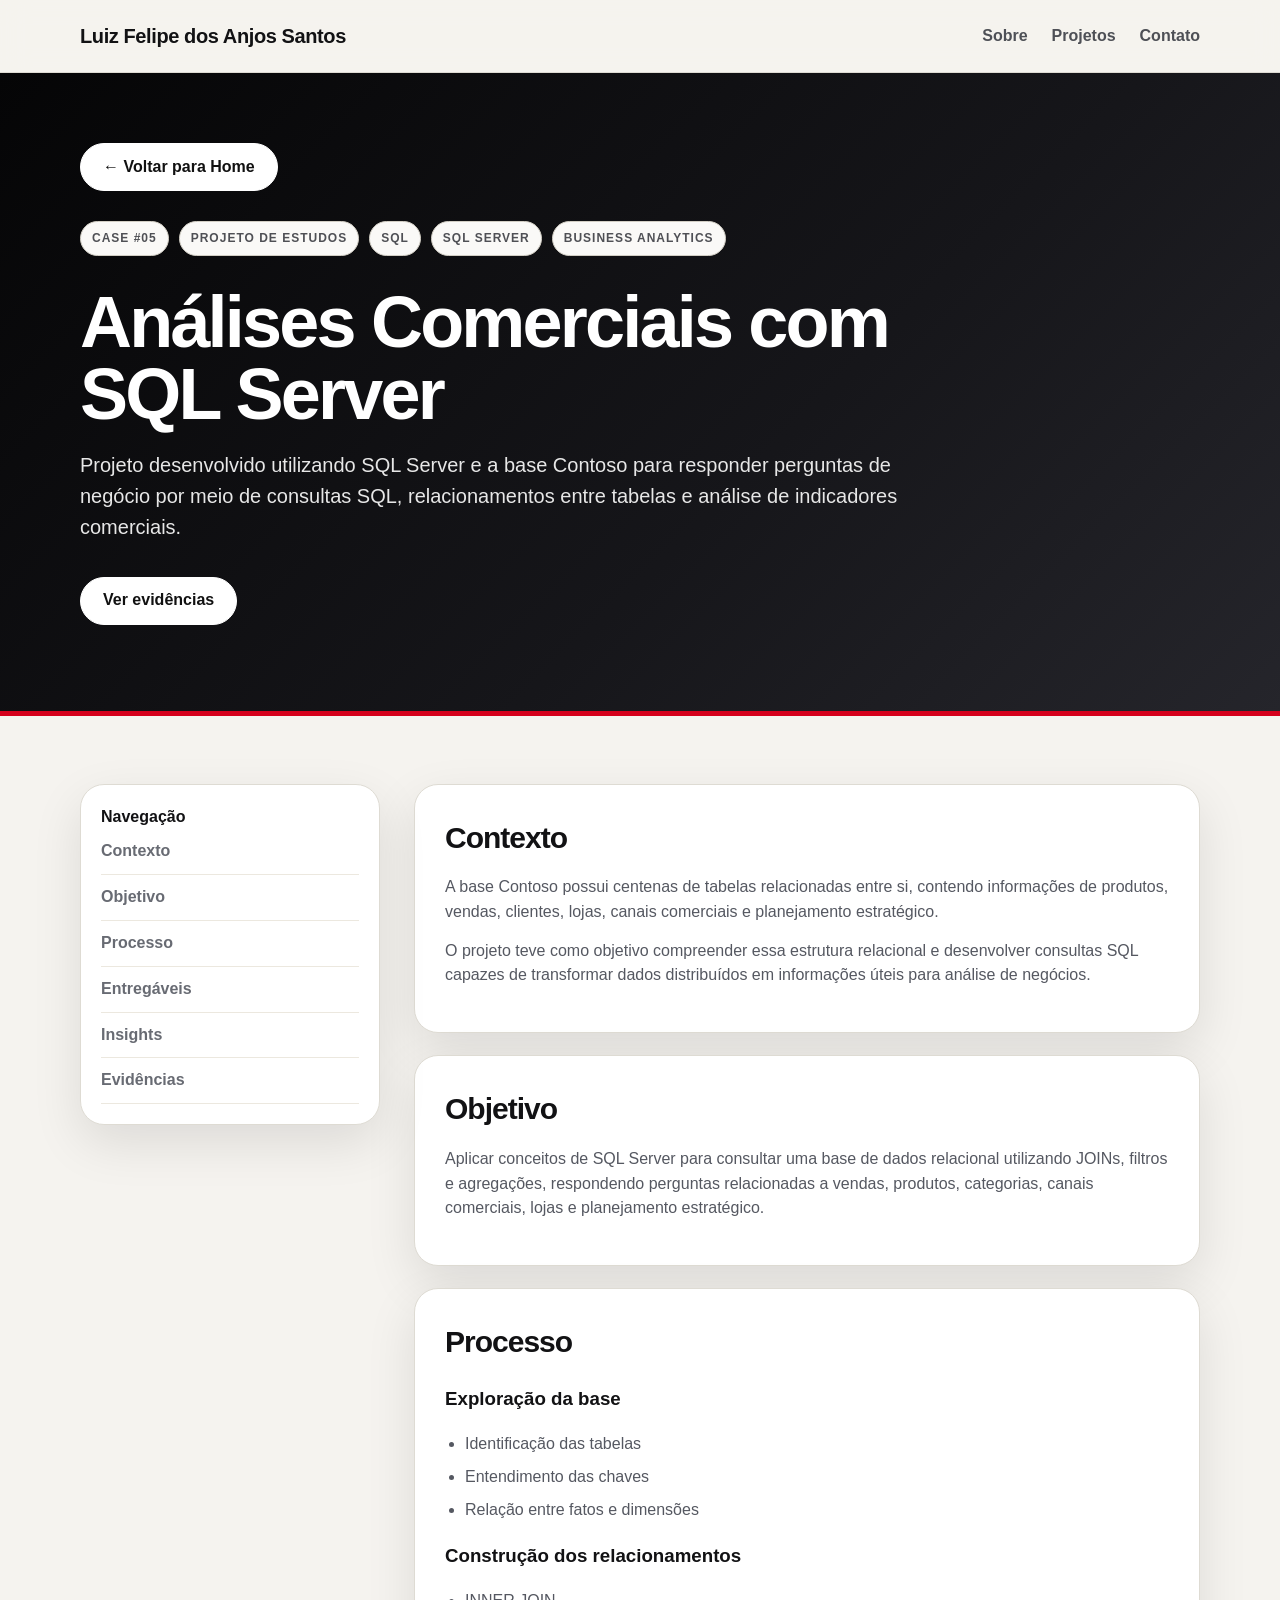
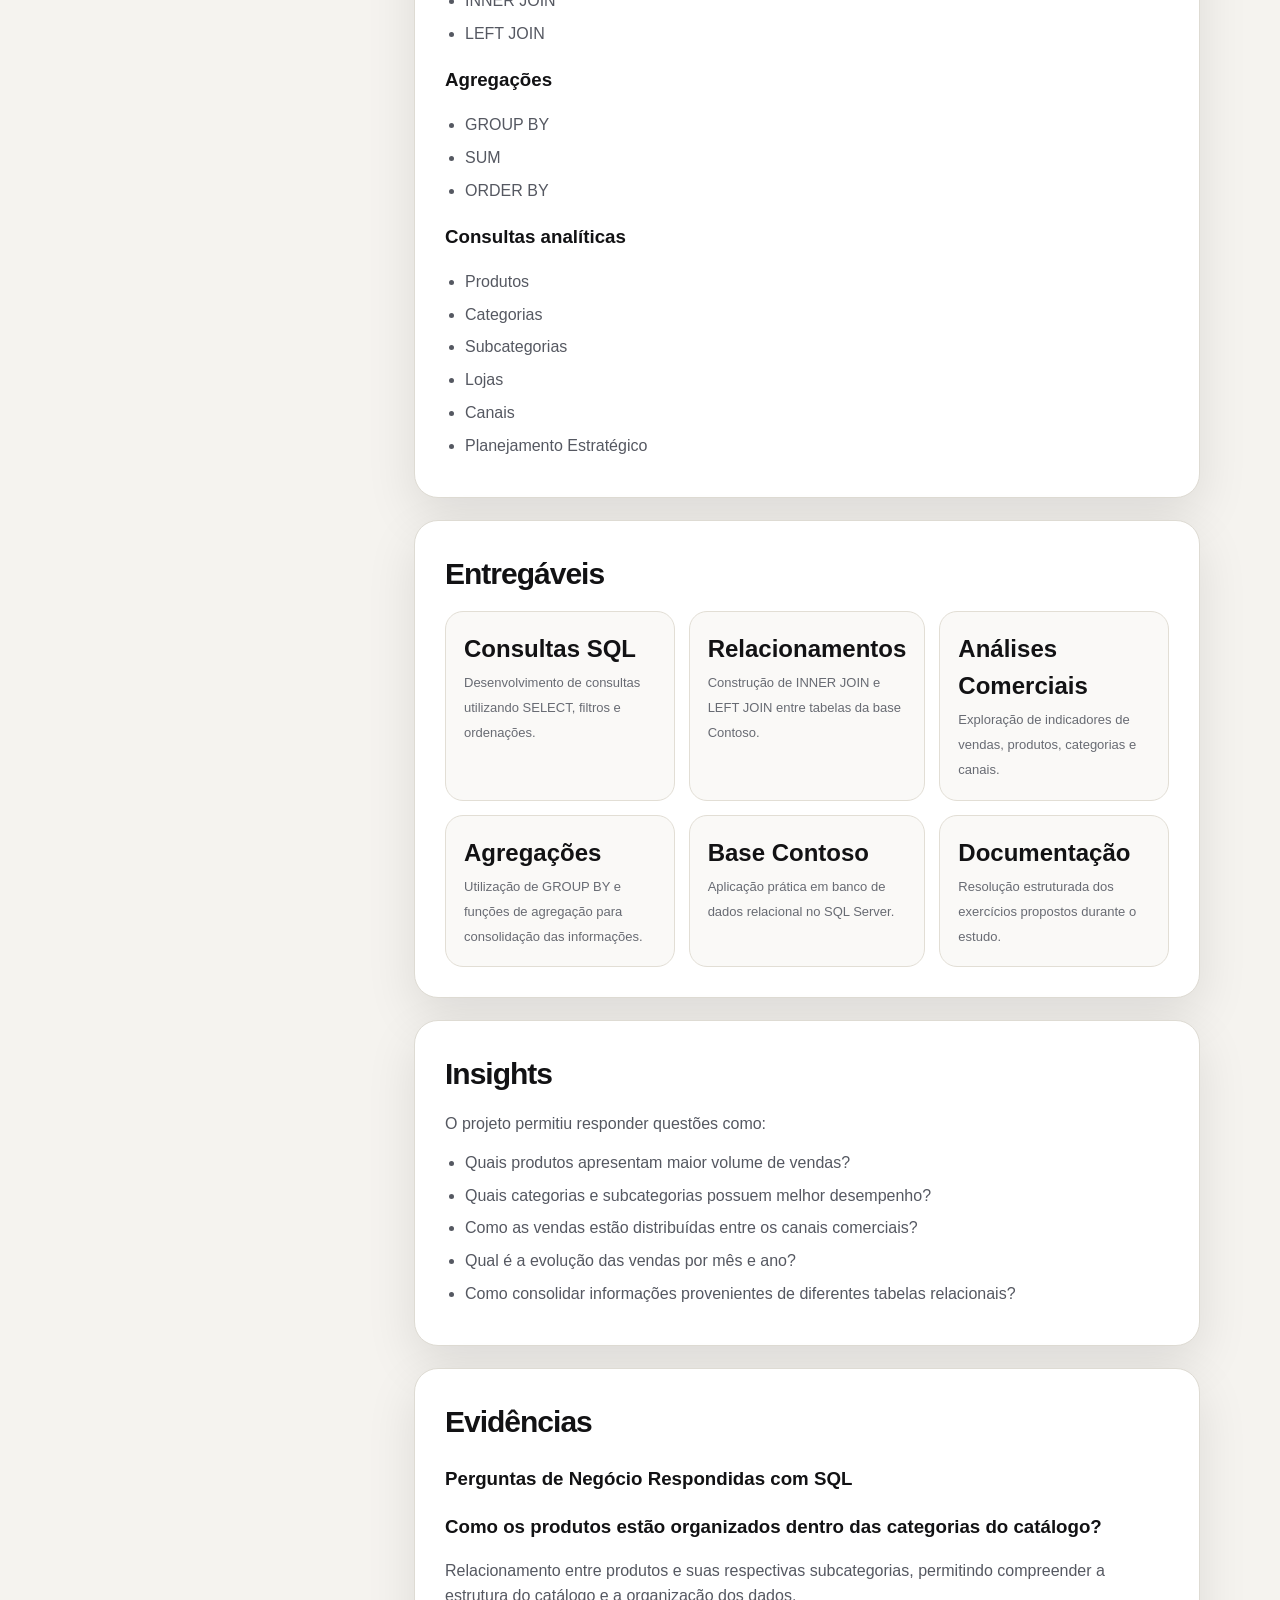
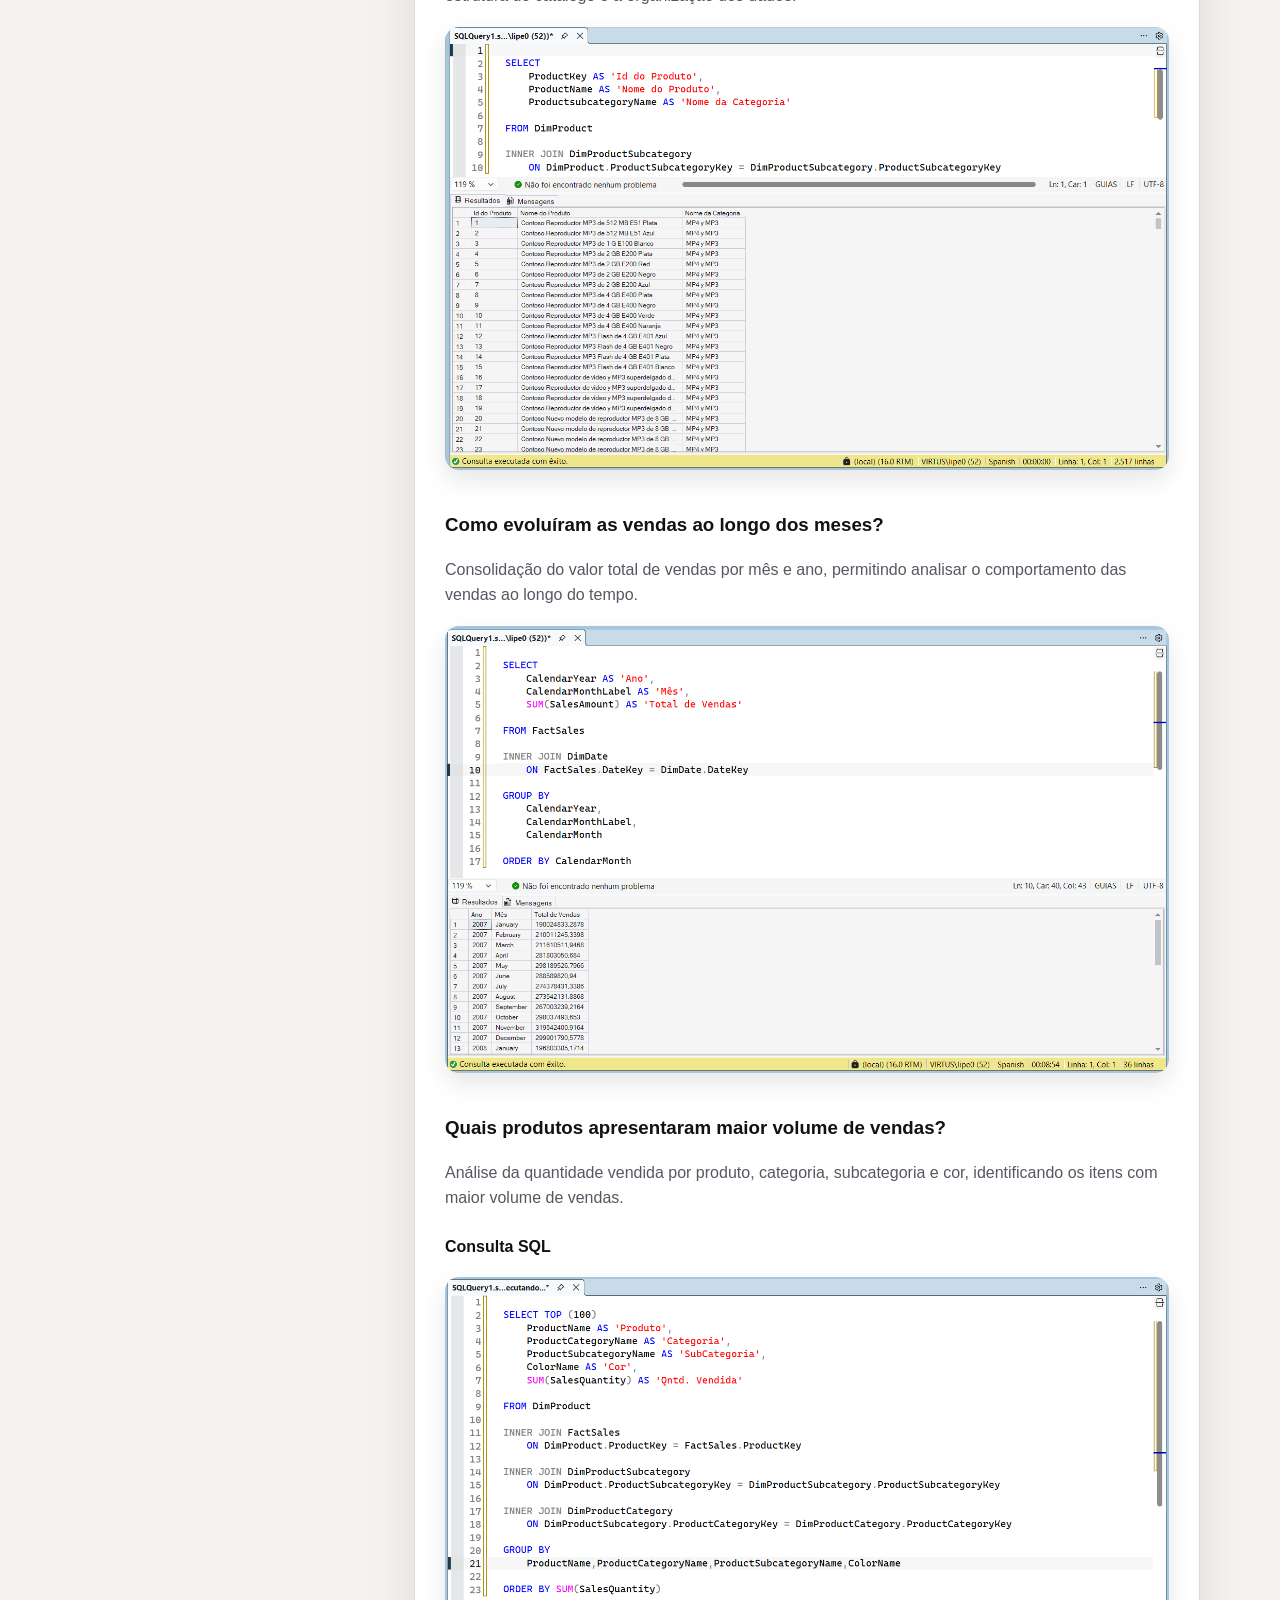
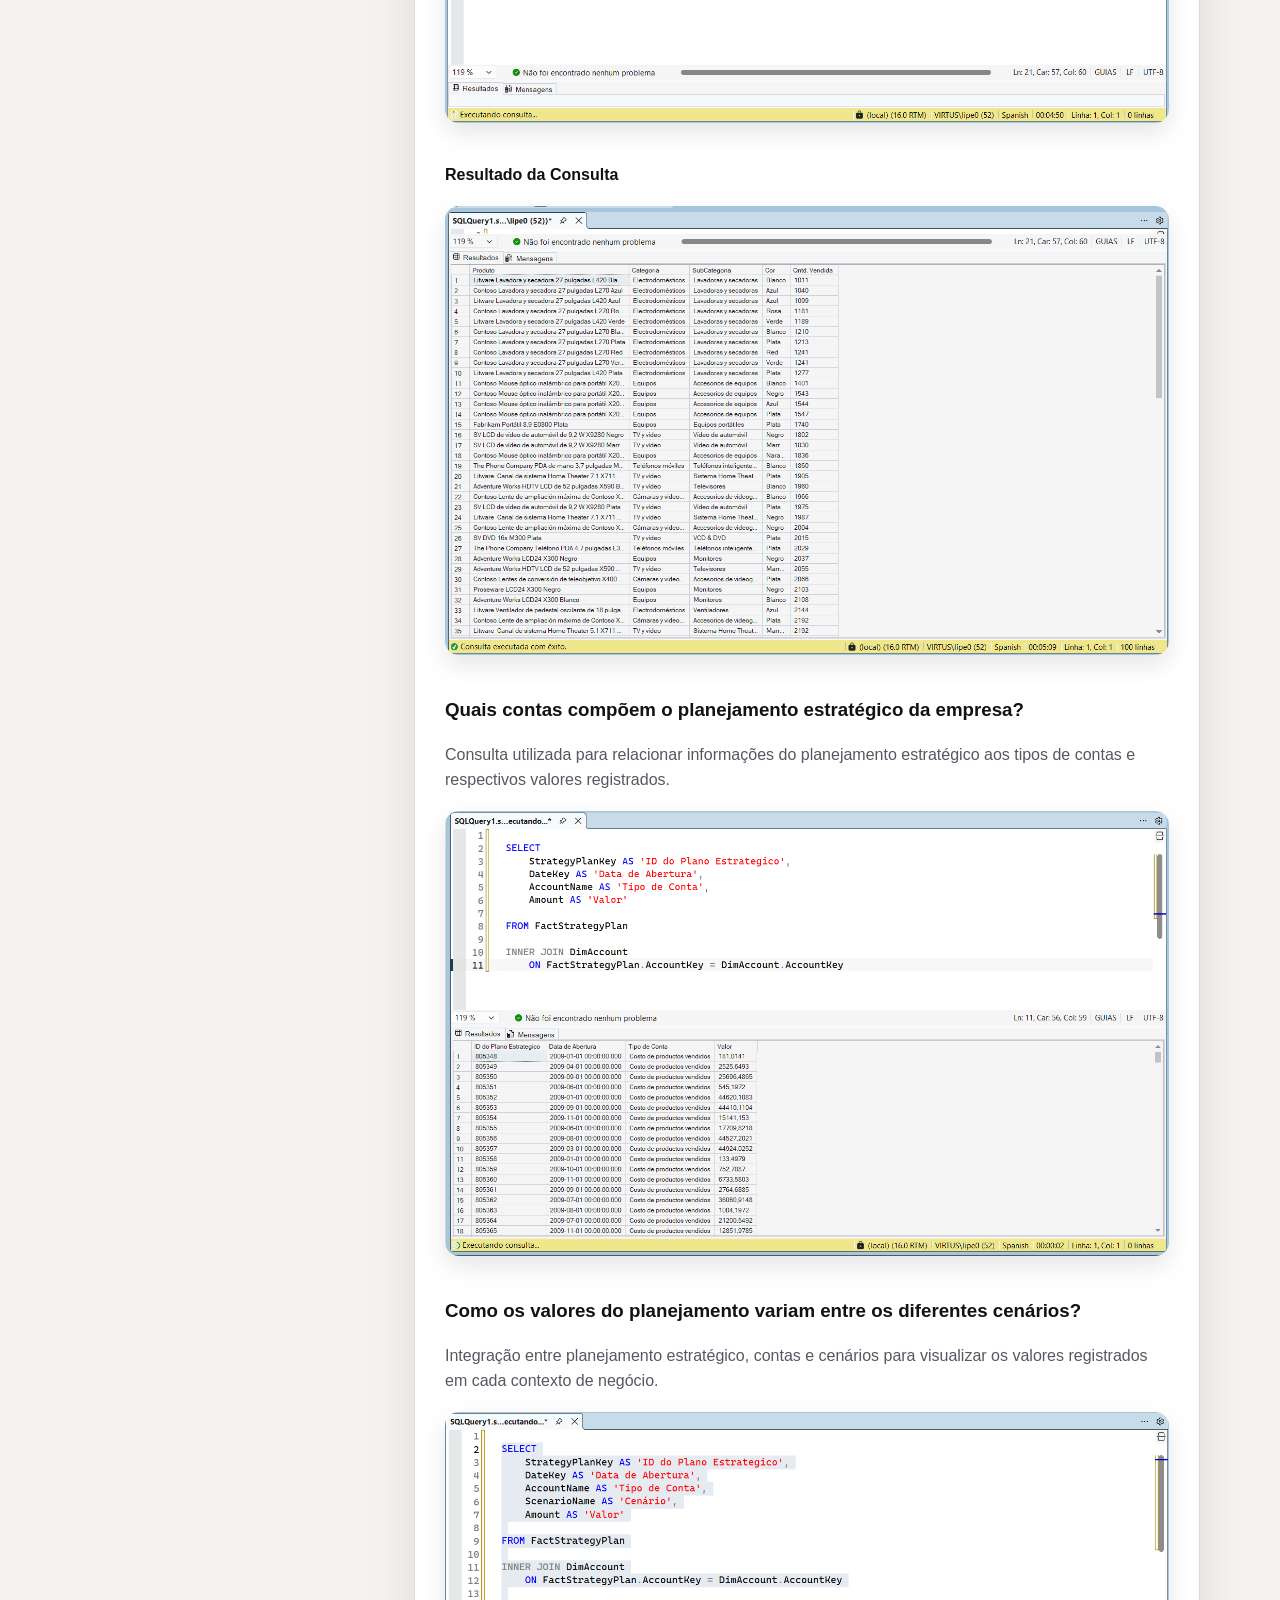
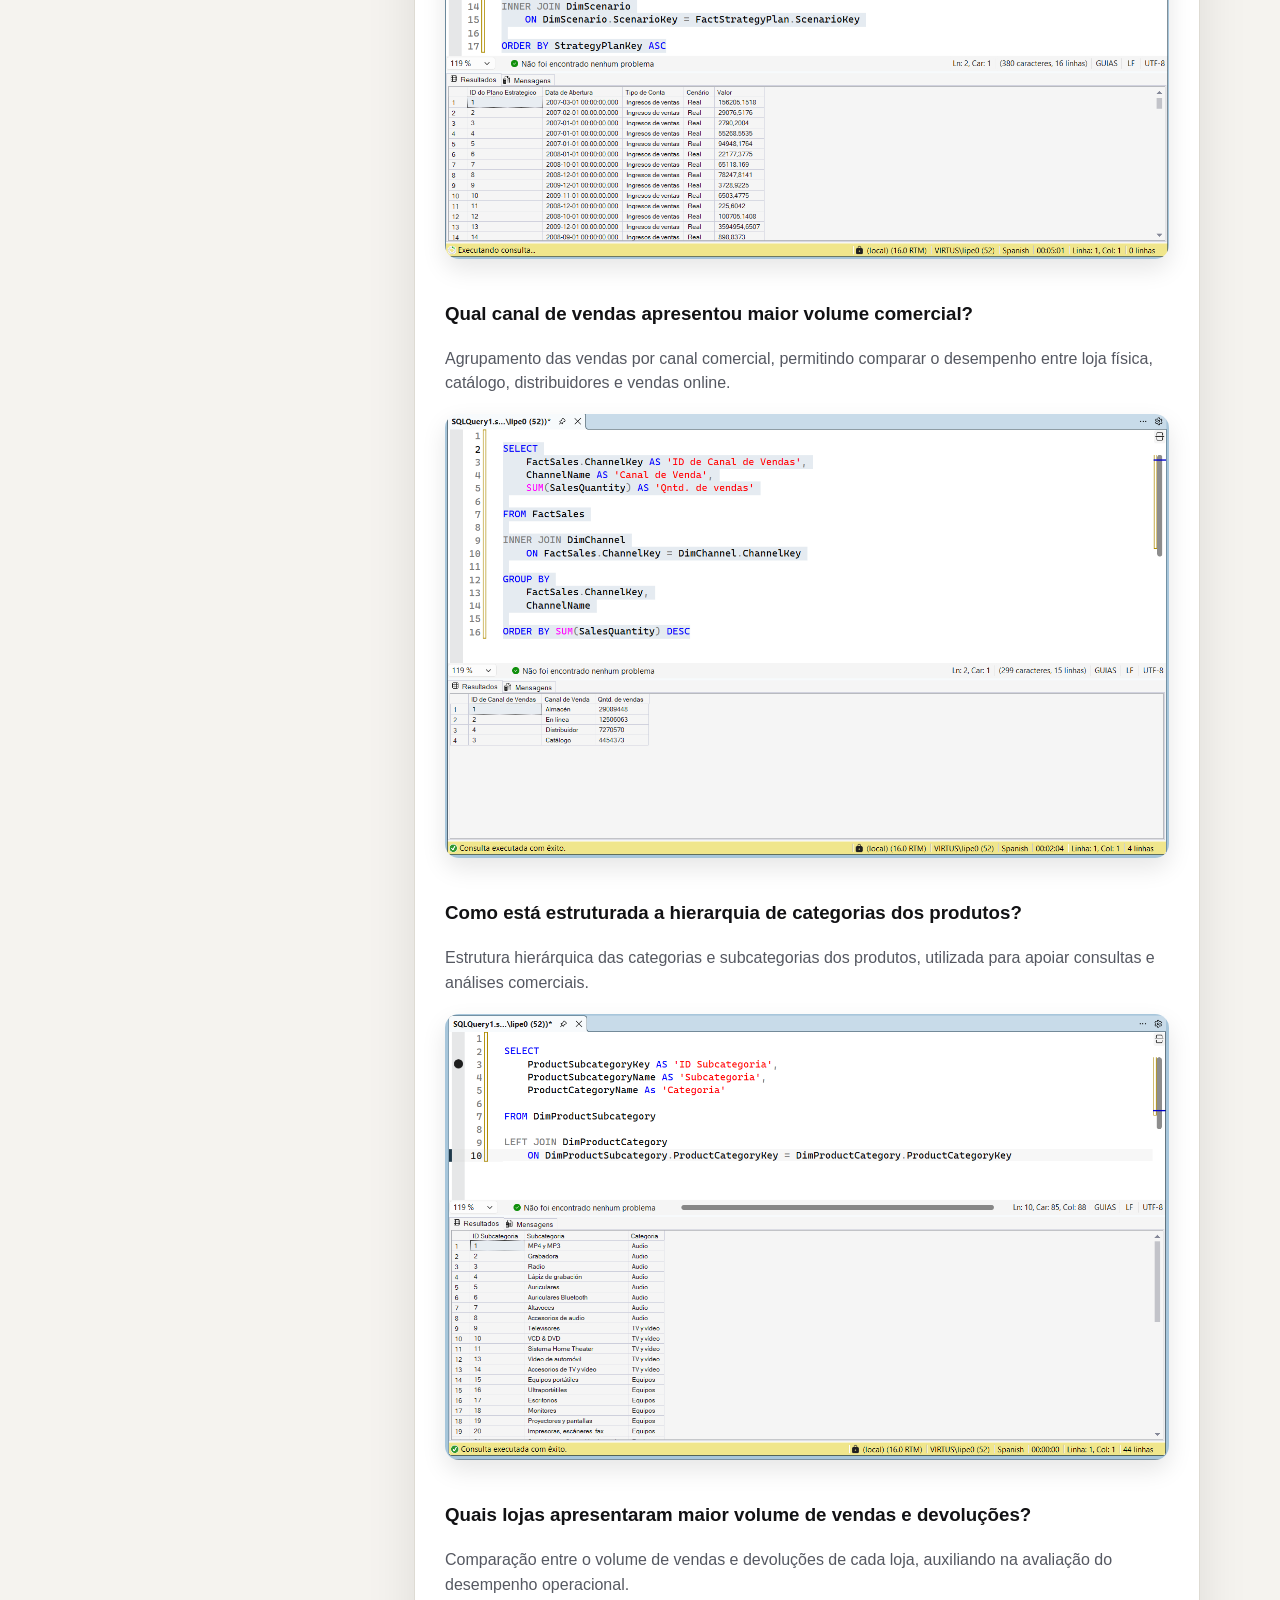
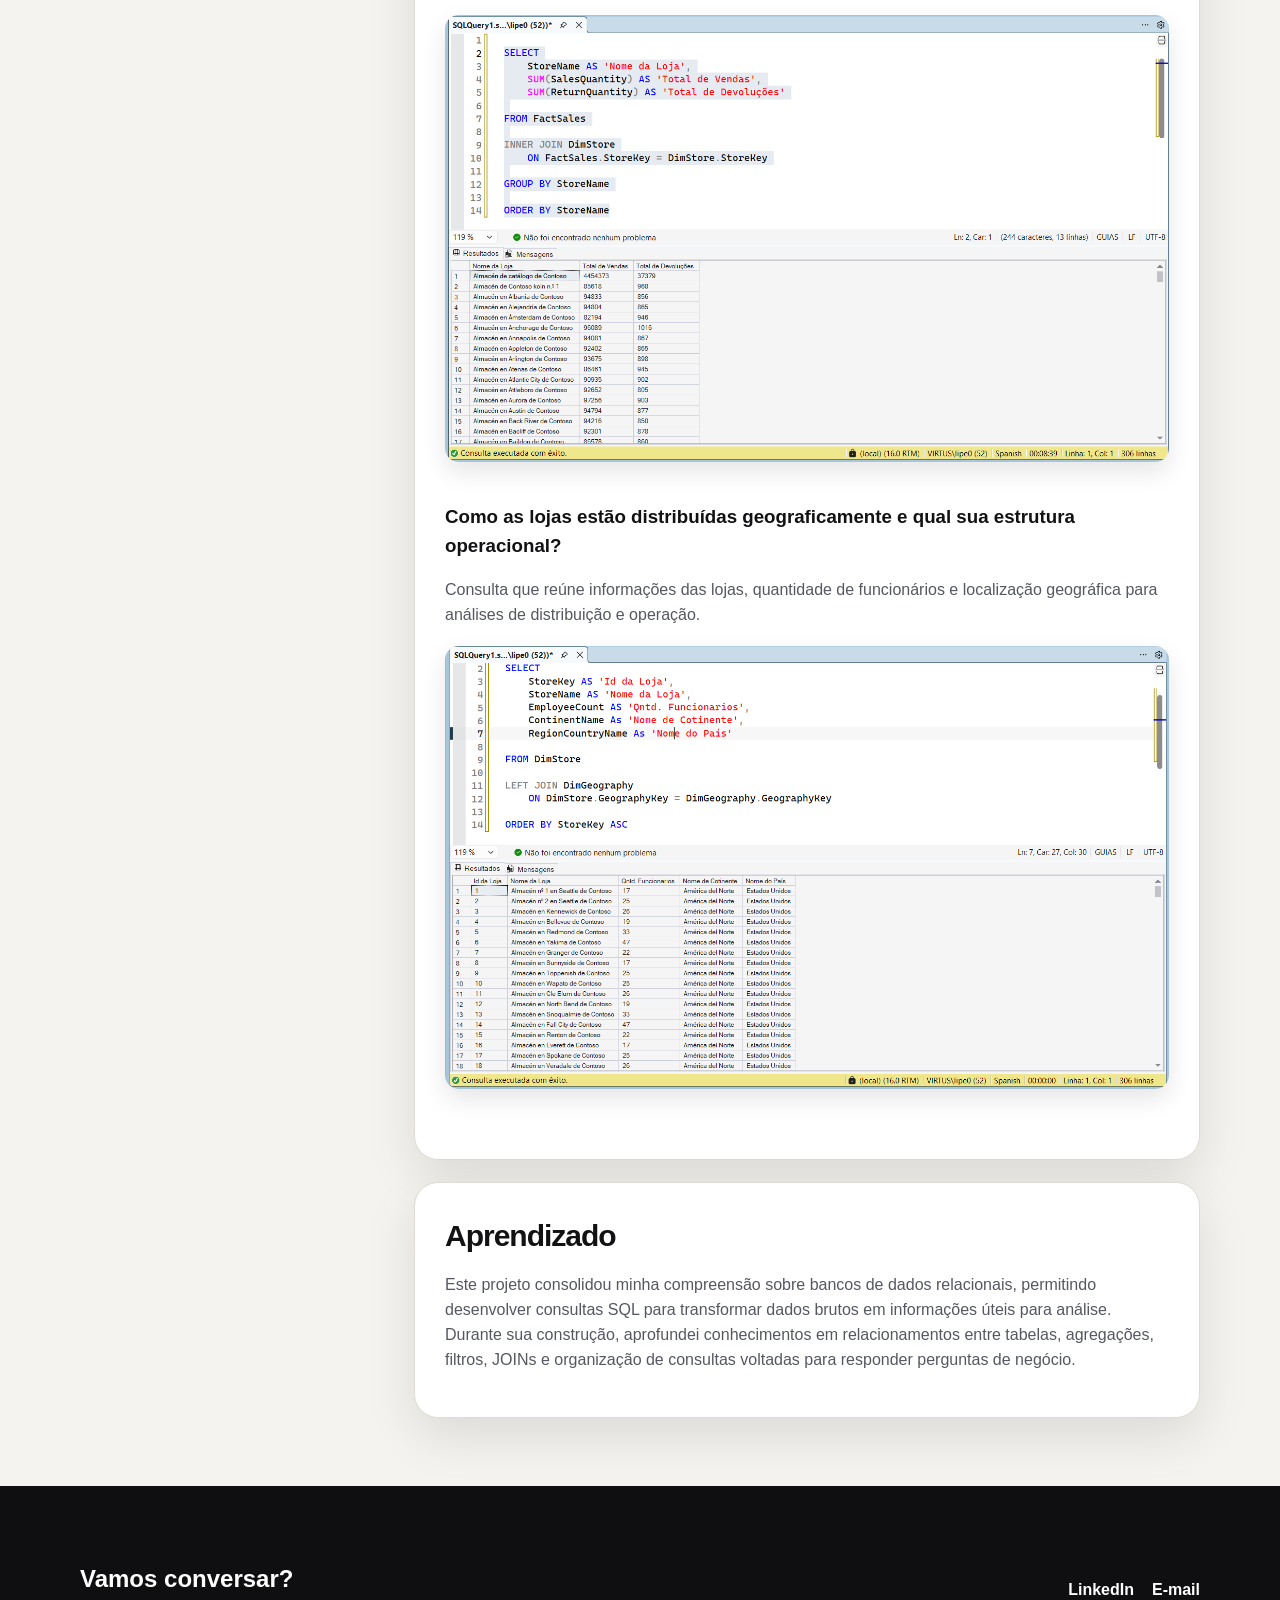
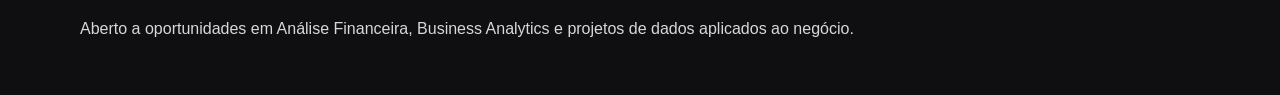
<file: case-05.html>
<!DOCTYPE html>

<html lang="pt-BR">
<head>
<meta charset="utf-8"/>
<meta content="width=device-width, initial-scale=1.0" name="viewport"/>
<title>Case #05 | Análises Comerciais com SQL Server</title>
<link href="style.css" rel="stylesheet"/>
</head>
<body>
<nav class="nav">
<div class="container nav-inner">
<a class="logo" href="index.html">Luiz Felipe dos Anjos Santos</a>
<div class="nav-links">
<a href="index.html#sobre">Sobre</a>
<a href="index.html#projetos">Projetos</a>
<a href="index.html#contato">Contato</a>
</div>
</div>
</nav>
<header class="case-hero">
<div class="container">
<a class="btn light" href="index.html">← Voltar para Home</a>
<div class="case-meta">
<span class="pill">Case #05</span>
<span class="pill">Projeto de Estudos</span>
<span class="pill">SQL</span>
<span class="pill">SQL Server</span>
<span class="pill">Business Analytics</span>
</div>
<h1>Análises Comerciais com SQL Server</h1>
<p>Projeto desenvolvido utilizando SQL Server e a base Contoso para responder perguntas de negócio por meio de consultas SQL, relacionamentos entre tabelas e análise de indicadores comerciais.</p>
<div class="case-nav">
<a class="btn light" href="#evidencias">Ver evidências</a>
</div>
</div>
</header>
<main class="content">
<div class="container content-grid">
<aside class="sidebar">
<div class="card">
<strong>Navegação</strong>
<a href="#contexto">Contexto</a>
<a href="#objetivo">Objetivo</a>
<a href="#processo">Processo</a>
<a href="#entregaveis">Entregáveis</a>
<a href="#insights">Insights</a>
<a href="#evidencias">Evidências</a>
</div>
</aside>
<article class="article">
<section class="article-block" id="contexto">
<h2>Contexto</h2>
<p>A base Contoso possui centenas de tabelas relacionadas entre si, contendo informações de produtos, vendas, clientes, lojas, canais comerciais e planejamento estratégico.</p>
<p>O projeto teve como objetivo compreender essa estrutura relacional e desenvolver consultas SQL capazes de transformar dados distribuídos em informações úteis para análise de negócios.</p>
</section>
<section class="article-block" id="objetivo">
<h2>Objetivo</h2>
<p>Aplicar conceitos de SQL Server para consultar uma base de dados relacional utilizando JOINs, filtros e agregações, respondendo perguntas relacionadas a vendas, produtos, categorias, canais comerciais, lojas e planejamento estratégico.</p>
</section>
 <section class="article-block" id="processo">
          <h2>Processo</h2>
        
          <h3>Exploração da base</h3>

           <ul>
          <li>Identificação das tabelas</li>
          <li>Entendimento das chaves</li>
          <li>Relação entre fatos e dimensões</li>
          </ul>

          <h3>Construção dos relacionamentos</h3>
        
          <ul>
            <li>INNER JOIN</li>
            <li>LEFT JOIN</li>
          
          </ul>
          
          <h3>Agregações</h3>
          <ul>
          <li>GROUP BY</li>
          <li>SUM</li>
          <li>ORDER BY</li>
          </ul>

          <h3>Consultas analíticas</h3>
        
          <ul>
            <li>Produtos</li>
            <li>Categorias</li>
            <li>Subcategorias</li>
            <li>Lojas</li>
            <li>Canais</li>
            <li>Planejamento Estratégico</li>
          </ul>
        </section>

<section class="article-block" id="entregaveis">
<h2>Entregáveis</h2>
<div class="metric-grid">
<div class="metric"><strong>Consultas SQL</strong><span>Desenvolvimento de consultas utilizando SELECT, filtros e ordenações.</span></div>
<div class="metric"><strong>Relacionamentos</strong><span>Construção de INNER JOIN e LEFT JOIN entre tabelas da base Contoso.</span></div>
<div class="metric"><strong>Análises Comerciais</strong><span>Exploração de indicadores de vendas, produtos, categorias e canais.</span></div>
<div class="metric"><strong>Agregações</strong><span>Utilização de GROUP BY e funções de agregação para consolidação das informações.</span></div>
<div class="metric"><strong>Base Contoso</strong><span>Aplicação prática em banco de dados relacional no SQL Server.</span></div>
<div class="metric"><strong>Documentação</strong><span>Resolução estruturada dos exercícios propostos durante o estudo.</span></div>
</div>
</section>
<section class="article-block" id="insights">
<h2>Insights</h2>
<p>O projeto permitiu responder questões como:</p>
<ul>
<li>Quais produtos apresentam maior volume de vendas?</li>
<li>Quais categorias e subcategorias possuem melhor desempenho?</li>
<li>Como as vendas estão distribuídas entre os canais comerciais?</li>
<li>Qual é a evolução das vendas por mês e ano?</li>
<li>Como consolidar informações provenientes de diferentes tabelas relacionais?</li>
</ul>
</section>
<section class="article-block" id="evidencias">
    <h2>Evidências</h2>
<h3>Perguntas de Negócio Respondidas com SQL</h3>
    <!-- Consulta 01 -->
    <h3>Como os produtos estão organizados dentro das categorias do catálogo?</h3>
    <p>
        Relacionamento entre produtos e suas respectivas subcategorias,
        permitindo compreender a estrutura do catálogo e a organização dos dados.
    </p>

    <img class="evidence-img"
        src="assets/images/case05-01-join-produtos-subcategorias.png.png"
        alt="Consulta SQL - Produtos e Categorias">

    <!-- Consulta 02 -->
    <h3>Como evoluíram as vendas ao longo dos meses?</h3>
    <p>
        Consolidação do valor total de vendas por mês e ano,
        permitindo analisar o comportamento das vendas ao longo do tempo.
    </p>

    <img class="evidence-img"
        src="assets/images/case05-02-vendas-por-mes.png.png"
        alt="Consulta SQL - Vendas por mês">

    <!-- Consulta 03 -->
    <h3>Quais produtos apresentaram maior volume de vendas?</h3>
    <p>
        Análise da quantidade vendida por produto, categoria,
        subcategoria e cor, identificando os itens com maior volume de vendas.
    </p>

    <h4 class="evidence-subtitle">Consulta SQL</h4>

    <img class="evidence-img"
        src="assets/images/case05-03-vendas-por-produto.png.png"
        alt="Consulta SQL">

    <h4 class="evidence-subtitle">Resultado da Consulta</h4>

    <img class="evidence-img"
        src="assets/images/case05-03-vendas-por-produto.png (2).png"
        alt="Resultado da consulta">

    <!-- Consulta 04 -->
    <h3>Quais contas compõem o planejamento estratégico da empresa?</h3>
    <p>
        Consulta utilizada para relacionar informações do planejamento estratégico
        aos tipos de contas e respectivos valores registrados.
    </p>

    <img class="evidence-img"
        src="assets/images/case05-04-strategy-plan-account.png.png"
        alt="Planejamento Estratégico">

    <!-- Consulta 05 -->
    <h3>Como os valores do planejamento variam entre os diferentes cenários?</h3>
    <p>
        Integração entre planejamento estratégico, contas e cenários para
        visualizar os valores registrados em cada contexto de negócio.
    </p>

    <img class="evidence-img"
        src="assets/images/case05-05-strategy-plan-scenario.png.png"
        alt="Planejamento Estratégico por Cenário">

    <!-- Consulta 06 -->
    <h3>Qual canal de vendas apresentou maior volume comercial?</h3>
    <p>
        Agrupamento das vendas por canal comercial,
        permitindo comparar o desempenho entre loja física,
        catálogo, distribuidores e vendas online.
    </p>

    <img class="evidence-img"
        src="assets/images/case05-06-vendas-por-canal.png.png"
        alt="Canal de vendas">

    <!-- Consulta 07 -->
    <h3>Como está estruturada a hierarquia de categorias dos produtos?</h3>
    <p>
        Estrutura hierárquica das categorias e subcategorias dos produtos,
        utilizada para apoiar consultas e análises comerciais.
    </p>

    <img class="evidence-img"
        src="assets/images/case05-07-subcategoria-categoria.png.png"
        alt="Categorias e Subcategorias">

    <!-- Consulta 08 -->
    <h3>Quais lojas apresentaram maior volume de vendas e devoluções?</h3>
    <p>
        Comparação entre o volume de vendas e devoluções de cada loja,
        auxiliando na avaliação do desempenho operacional.
    </p>

    <img class="evidence-img"
        src="assets/images/case05-08-vendas-devolucoes-lojas.png.png"
        alt="Vendas e Devoluções">

    <!-- Consulta 09 -->
    <h3>Como as lojas estão distribuídas geograficamente e qual sua estrutura operacional?</h3>
    <p>
        Consulta que reúne informações das lojas,
        quantidade de funcionários e localização geográfica
        para análises de distribuição e operação.
    </p>

    <img class="evidence-img"
        src="assets/images/case05-10-lojas-geografia.png.png"
        alt="Lojas e Geografia">

</section>

  <section class="article-block">
          <h2>Aprendizado</h2>
          <p>Este projeto consolidou minha compreensão sobre bancos de dados relacionais, permitindo desenvolver consultas SQL para transformar dados brutos em informações úteis para análise. Durante sua construção, aprofundei conhecimentos em relacionamentos entre tabelas, agregações, filtros, JOINs e organização de consultas voltadas para responder perguntas de negócio.</p>
        </section>
      </article>
    </div>
  </main>
      </article>
    </div>
  </main>

</article>
</div>
</main>
<footer class="footer" id="contato">
<div class="container">
<div>
<h2>Vamos conversar?</h2>
<p>Aberto a oportunidades em Análise Financeira, Business Analytics e projetos de dados aplicados ao negócio.</p>
</div>
<div>
<a href="https://www.linkedin.com/in/luizd0sanj0s" target="_blank">LinkedIn</a>
<a href="mailto:lipe013santos@gmail.com">E-mail</a>
</div>
</div>
</footer>
</body>
</html>
</file>
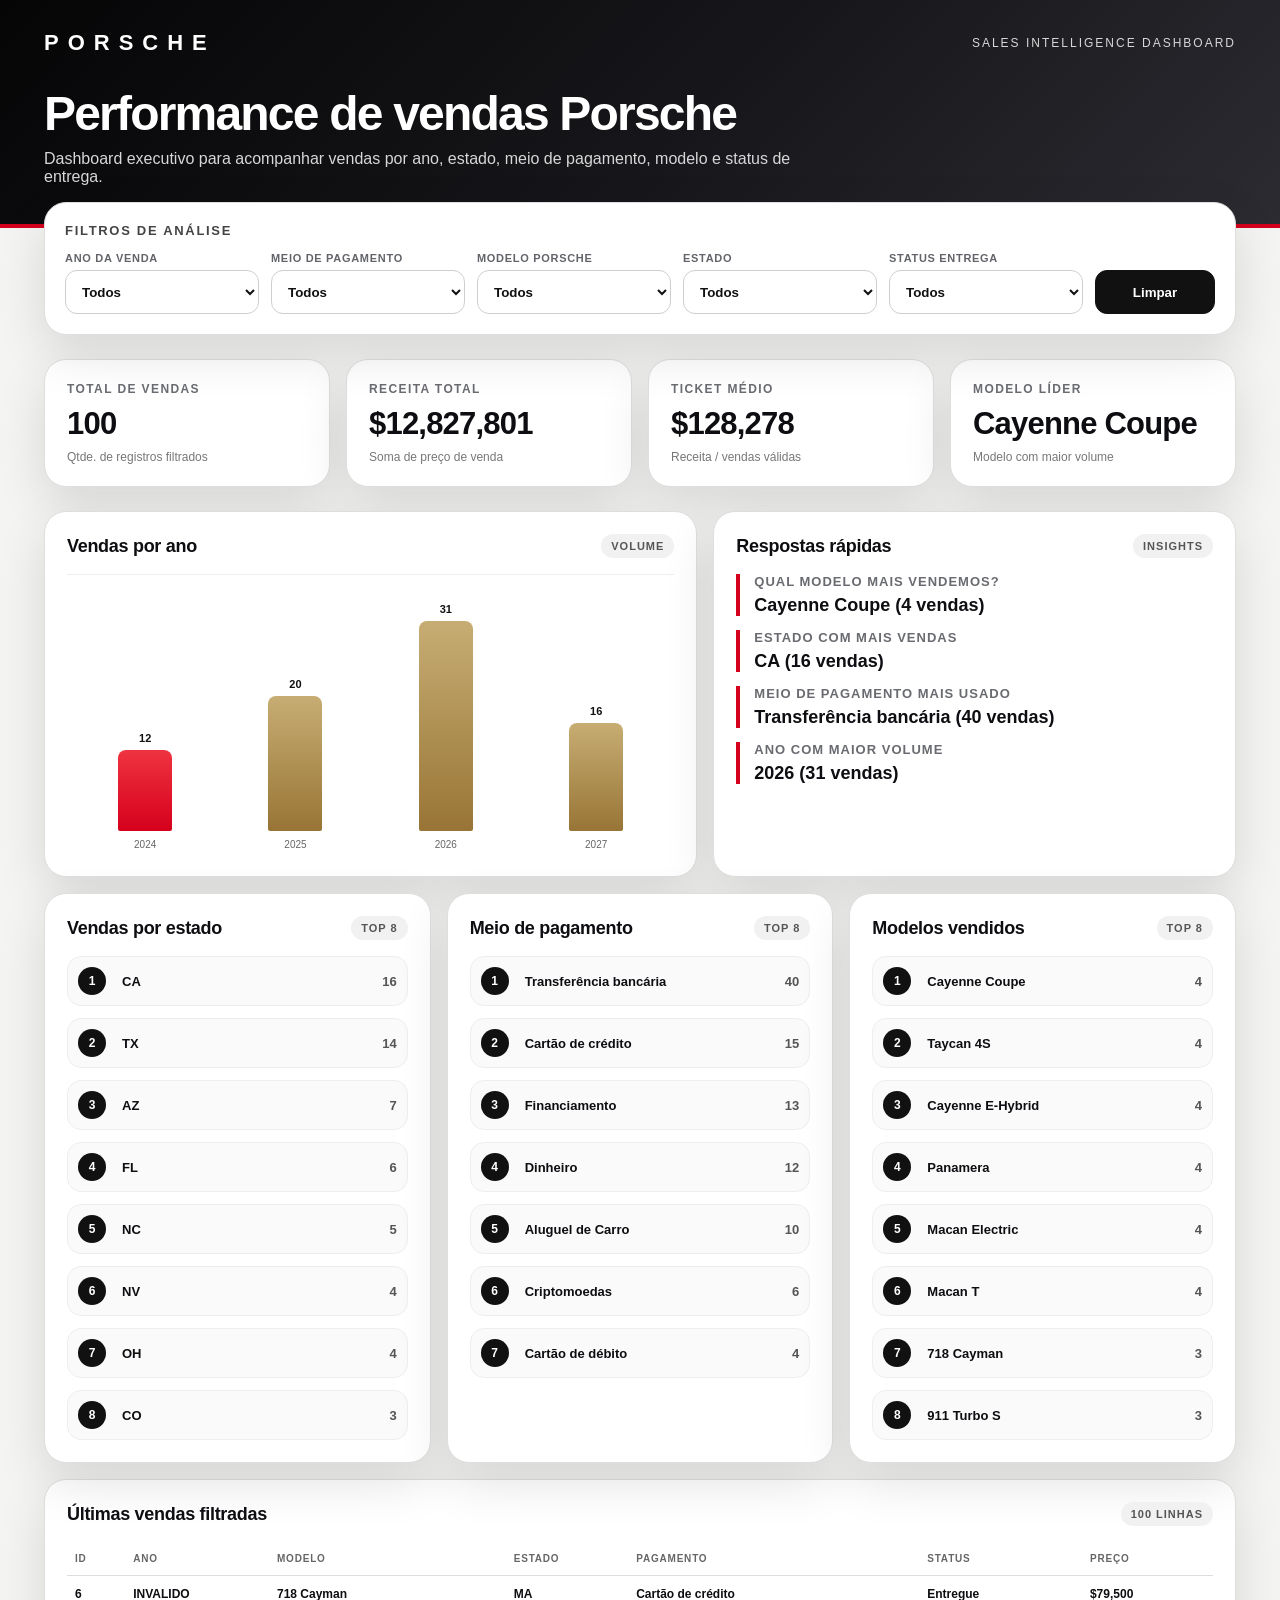
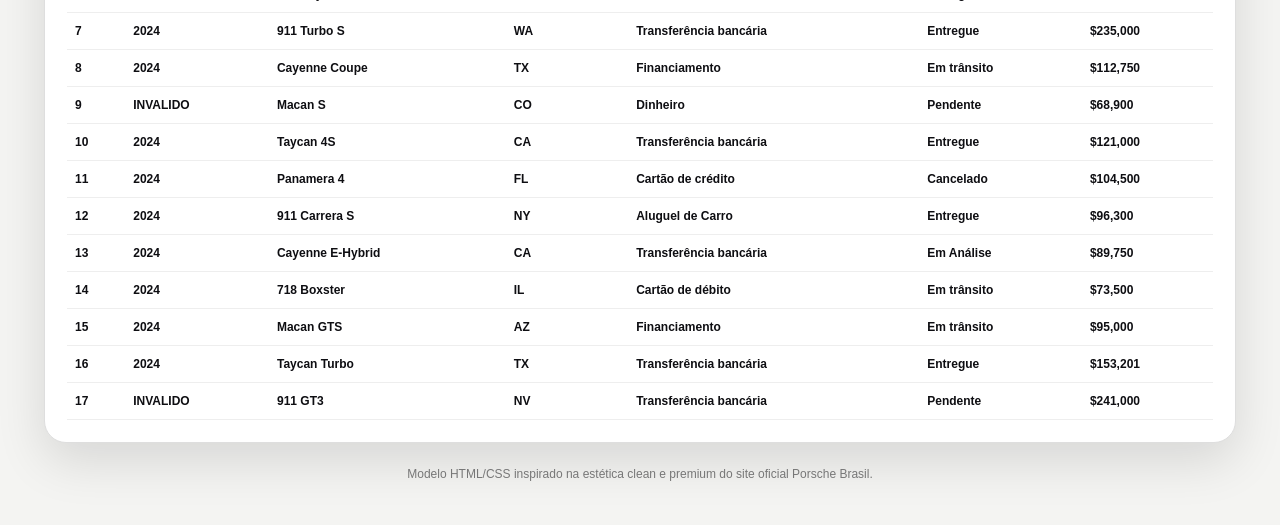
<file: dashboard-porsche.html>
<!DOCTYPE html>
<html lang="pt-BR">
<head>
  <meta charset="UTF-8" />
  <meta name="viewport" content="width=device-width, initial-scale=1.0" />
  <title>Dashboard Porsche | Vendas</title>
  <style>
    :root {
      --black:#0e0e12;
      --soft-black:#17171b;
      --white:#ffffff;
      --off:#f4f4f2;
      --gray:#6f7177;
      --line:#dedede;
      --red:#d5001c;
      --gold:#b99a5b;
      --shadow:0 18px 50px rgba(0,0,0,.12);
      --radius:22px;
      --font: "Inter", "Segoe UI", Arial, sans-serif;
    }
    *{box-sizing:border-box}
    body{margin:0;background:var(--off);color:var(--black);font-family:var(--font)}
    .hero{background:linear-gradient(135deg,#050506 0%,#17171b 55%,#2b2b31 100%);color:#fff;padding:30px 44px 38px;border-bottom:4px solid var(--red)}
    .topbar{display:flex;align-items:center;justify-content:space-between;margin-bottom:34px}
    .brand{letter-spacing:9px;font-weight:800;font-size:22px;text-transform:uppercase}
    .tag{font-size:12px;letter-spacing:2px;color:#d8d8d8;text-transform:uppercase}
    .hero h1{font-size:48px;line-height:1;max-width:860px;margin:0 0 12px;font-weight:750;letter-spacing:-1.8px}
    .hero p{margin:0;color:#d7d7d7;font-size:16px;max-width:760px}
    .wrap{padding:26px 44px 44px;max-width:1440px;margin:auto}
    .filters{background:#fff;border:1px solid var(--line);border-radius:var(--radius);box-shadow:var(--shadow);padding:20px;margin-top:-52px;position:relative;z-index:3}
    .filters-title{font-size:13px;text-transform:uppercase;letter-spacing:1.7px;font-weight:800;color:#444;margin-bottom:14px}
    .filter-grid{display:grid;grid-template-columns:repeat(5,1fr) 120px;gap:12px}
    label{font-size:11px;letter-spacing:.7px;text-transform:uppercase;color:#62646a;font-weight:800;display:block;margin-bottom:6px}
    select,button{width:100%;height:44px;border:1px solid #cfcfcf;border-radius:12px;background:#fff;color:#111;font-weight:650;padding:0 12px;outline:none}
    button{background:#111;color:#fff;cursor:pointer;border-color:#111;transition:.2s}
    button:hover{background:var(--red);border-color:var(--red)}
    .kpis{display:grid;grid-template-columns:repeat(4,1fr);gap:16px;margin:24px 0}
    .card{background:#fff;border:1px solid var(--line);border-radius:var(--radius);box-shadow:var(--shadow);padding:22px}
    .kpi-title{font-size:12px;text-transform:uppercase;letter-spacing:1.4px;color:#6a6c72;font-weight:850}
    .kpi-value{font-size:31px;font-weight:800;margin-top:10px;letter-spacing:-.8px}
    .kpi-note{font-size:12px;color:#777;margin-top:8px}
    .grid{display:grid;grid-template-columns:1.25fr 1fr;gap:16px;margin-bottom:16px}
    .grid-3{display:grid;grid-template-columns:1fr 1fr 1fr;gap:16px}
    .section-title{display:flex;align-items:center;justify-content:space-between;margin-bottom:16px}
    .section-title h2{font-size:18px;margin:0;letter-spacing:-.3px}
    .badge{font-size:11px;text-transform:uppercase;letter-spacing:1px;background:#f1f1f1;border-radius:99px;padding:6px 10px;color:#555;font-weight:750}
    .chart{height:280px;display:flex;align-items:flex-end;gap:10px;padding:16px 8px 4px;border-top:1px solid #eee}
    .bar-wrap{flex:1;display:flex;flex-direction:column;align-items:center;justify-content:flex-end;height:100%;min-width:34px}
    .bar{width:100%;max-width:54px;background:linear-gradient(180deg,#242428,#000);border-radius:8px 8px 2px 2px;position:relative;transition:.2s}
    .bar.red{background:linear-gradient(180deg,#ef3340,#d5001c)}
    .bar.gold{background:linear-gradient(180deg,#c7ad73,#987536)}
    .bar-val{font-size:11px;font-weight:800;margin-bottom:6px;color:#111}
    .bar-label{font-size:10px;color:#666;text-align:center;margin-top:8px;max-width:72px;word-break:break-word}
    .rank-list{display:flex;flex-direction:column;gap:12px}
    .rank-item{display:grid;grid-template-columns:34px 1fr auto;gap:10px;align-items:center;padding:10px;border:1px solid #eee;border-radius:14px;background:#fafafa}
    .pos{width:28px;height:28px;border-radius:50%;display:grid;place-items:center;background:#111;color:#fff;font-size:12px;font-weight:800}
    .name{font-weight:750;font-size:13px}
    .val{font-size:13px;color:#555;font-weight:750}
    .answer{border-left:4px solid var(--red);padding-left:14px;margin-bottom:14px}
    .answer strong{display:block;font-size:13px;text-transform:uppercase;letter-spacing:1px;color:#696b70;margin-bottom:6px}
    .answer span{font-size:18px;font-weight:800}
    table{width:100%;border-collapse:collapse;font-size:12px}
    th{text-align:left;color:#666;text-transform:uppercase;letter-spacing:.8px;font-size:10px;padding:11px 8px;border-bottom:1px solid #ddd}
    td{padding:11px 8px;border-bottom:1px solid #eee;font-weight:600}
    .foot{text-align:center;color:#777;font-size:12px;margin-top:24px}
    @media(max-width:1000px){.filter-grid,.kpis,.grid,.grid-3{grid-template-columns:1fr}.hero h1{font-size:34px}.wrap,.hero{padding-left:20px;padding-right:20px}}
  </style>
</head>
<body>
  <header class="hero">
    <div class="topbar">
      <div class="brand">Porsche</div>
      <div class="tag">Sales Intelligence Dashboard</div>
    </div>
    <h1>Performance de vendas Porsche</h1>
    <p>Dashboard executivo para acompanhar vendas por ano, estado, meio de pagamento, modelo e status de entrega.</p>
  </header>

  <main class="wrap">
    <section class="filters">
      <div class="filters-title">Filtros de análise</div>
      <div class="filter-grid">
        <div><label>Ano da venda</label><select id="fAno"></select></div>
        <div><label>Meio de pagamento</label><select id="fPagamento"></select></div>
        <div><label>Modelo Porsche</label><select id="fModelo"></select></div>
        <div><label>Estado</label><select id="fEstado"></select></div>
        <div><label>Status entrega</label><select id="fStatus"></select></div>
        <div><label>&nbsp;</label><button onclick="resetFilters()">Limpar</button></div>
      </div>
    </section>

    <section class="kpis">
      <div class="card"><div class="kpi-title">Total de vendas</div><div class="kpi-value" id="kTotal">0</div><div class="kpi-note">Qtde. de registros filtrados</div></div>
      <div class="card"><div class="kpi-title">Receita total</div><div class="kpi-value" id="kReceita">US$ 0</div><div class="kpi-note">Soma de preço de venda</div></div>
      <div class="card"><div class="kpi-title">Ticket médio</div><div class="kpi-value" id="kTicket">US$ 0</div><div class="kpi-note">Receita / vendas válidas</div></div>
      <div class="card"><div class="kpi-title">Modelo líder</div><div class="kpi-value" id="kModelo">—</div><div class="kpi-note">Modelo com maior volume</div></div>
    </section>

    <section class="grid">
      <div class="card">
        <div class="section-title"><h2>Vendas por ano</h2><span class="badge">Volume</span></div>
        <div class="chart" id="chartAno"></div>
      </div>
      <div class="card">
        <div class="section-title"><h2>Respostas rápidas</h2><span class="badge">Insights</span></div>
        <div class="answer"><strong>Qual modelo mais vendemos?</strong><span id="aModelo">Cayenne Coupe</span></div>
        <div class="answer"><strong>Estado com mais vendas</strong><span id="aEstado">CA</span></div>
        <div class="answer"><strong>Meio de pagamento mais usado</strong><span id="aPagamento">Transferência bancária</span></div>
        <div class="answer"><strong>Ano com maior volume</strong><span id="aAno">—</span></div>
      </div>
    </section>

    <section class="grid-3">
      <div class="card"><div class="section-title"><h2>Vendas por estado</h2><span class="badge">Top 8</span></div><div class="rank-list" id="rankEstado"></div></div>
      <div class="card"><div class="section-title"><h2>Meio de pagamento</h2><span class="badge">Top 8</span></div><div class="rank-list" id="rankPagamento"></div></div>
      <div class="card"><div class="section-title"><h2>Modelos vendidos</h2><span class="badge">Top 8</span></div><div class="rank-list" id="rankModelo"></div></div>
    </section>

    <section class="card" style="margin-top:16px">
      <div class="section-title"><h2>Últimas vendas filtradas</h2><span class="badge" id="rowsCount">0 linhas</span></div>
      <table><thead><tr><th>ID</th><th>Ano</th><th>Modelo</th><th>Estado</th><th>Pagamento</th><th>Status</th><th>Preço</th></tr></thead><tbody id="tableBody"></tbody></table>
    </section>
    <div class="foot">Modelo HTML/CSS inspirado na estética clean e premium do site oficial Porsche Brasil.</div>
  </main>

  <script>
    const DATA = [{"id": 6, "anoVenda": "INVALIDO", "modelo": "718 Cayman", "estado": "MA", "meioPagamento": "Cartão de crédito", "statusEntrega": "Entregue", "preco": 79500.0, "km": 9800.0, "cidade": "Boston", "cliente": "Michael Adams", "vendedor": "Kevin"}, {"id": 7, "anoVenda": "2024", "modelo": "911 Turbo S", "estado": "WA", "meioPagamento": "Transferência bancária", "statusEntrega": "Entregue", "preco": 235000.0, "km": 1200.0, "cidade": "Seattle", "cliente": "Sophia Miller", "vendedor": "Amanda Scott"}, {"id": 8, "anoVenda": "2024", "modelo": "Cayenne Coupe", "estado": "TX", "meioPagamento": "Financiamento", "statusEntrega": "Em trânsito", "preco": 112750.0, "km": 6400.0, "cidade": "Austin", "cliente": "Daniel-Jones", "vendedor": "Brian Hall"}, {"id": 9, "anoVenda": "INVALIDO", "modelo": "Macan S", "estado": "CO", "meioPagamento": "Dinheiro", "statusEntrega": "Pendente", "preco": 68900.0, "km": 28.0, "cidade": "Denver", "cliente": "Olivia Brown", "vendedor": "Jessica"}, {"id": 10, "anoVenda": "2024", "modelo": "Taycan 4S", "estado": "CA", "meioPagamento": "Transferência bancária", "statusEntrega": "Entregue", "preco": 121000.0, "km": 0.0, "cidade": "Los Angeles", "cliente": "Ethan Wilson", "vendedor": "Thomas King"}, {"id": 11, "anoVenda": "2024", "modelo": "Panamera 4", "estado": "FL", "meioPagamento": "Cartão de crédito", "statusEntrega": "Cancelado", "preco": 104500.0, "km": 14500.0, "cidade": "Miami", "cliente": "Ava Martinez", "vendedor": "Lisa Ray"}, {"id": 12, "anoVenda": "2024", "modelo": "911 Carrera S", "estado": "NY", "meioPagamento": "Aluguel de Carro", "statusEntrega": "Entregue", "preco": 96300.0, "km": 41000.0, "cidade": "New York", "cliente": "Noah Davis", "vendedor": "Mark Evans"}, {"id": 13, "anoVenda": "2024", "modelo": "Cayenne E-Hybrid", "estado": "CA", "meioPagamento": "Transferência bancária", "statusEntrega": "Em Análise", "preco": 89750.0, "km": 18900.0, "cidade": "San Diego", "cliente": "Isabella Garcia", "vendedor": "Nancy Reed"}, {"id": 14, "anoVenda": "2024", "modelo": "718 Boxster", "estado": "IL", "meioPagamento": "Cartão de débito", "statusEntrega": "Em trânsito", "preco": 73500.0, "km": 22300.0, "cidade": "Chicago", "cliente": "Liam Rodriguez", "vendedor": "George Bell"}, {"id": 15, "anoVenda": "2024", "modelo": "Macan GTS", "estado": "AZ", "meioPagamento": "Financiamento", "statusEntrega": "Em trânsito", "preco": 95000.0, "km": 3500.0, "cidade": "Phoenix", "cliente": "Mia Hernandez", "vendedor": "Helen Brooks"}, {"id": 16, "anoVenda": "2024", "modelo": "Taycan Turbo", "estado": "TX", "meioPagamento": "Transferência bancária", "statusEntrega": "Entregue", "preco": 153200.5, "km": 11.0, "cidade": "Dallas", "cliente": "James Lopez", "vendedor": "Samuel Price"}, {"id": 17, "anoVenda": "INVALIDO", "modelo": "911 GT3", "estado": "NV", "meioPagamento": "Transferência bancária", "statusEntrega": "Pendente", "preco": 241000.0, "km": 750.0, "cidade": "Las Vegas", "cliente": "Charlotte Young", "vendedor": "Peter Ford"}, {"id": 18, "anoVenda": "2024", "modelo": "Panamera Turbo S", "estado": "CA", "meioPagamento": "Dinheiro", "statusEntrega": "Entregue", "preco": 132000.0, "km": 19250.0, "cidade": "San Jose", "cliente": "Benjamin Allen", "vendedor": "Angela Green"}, {"id": 19, "anoVenda": "2024", "modelo": "Cayenne Turbo GT", "estado": "TX", "meioPagamento": "Criptomoedas", "statusEntrega": "Em trânsito", "preco": 188000.0, "km": 2100.0, "cidade": "Houston", "cliente": "Amelia King", "vendedor": "Victor Stone"}, {"id": 20, "anoVenda": "2024", "modelo": "911 Carrera Cabriolet", "estado": "GA", "meioPagamento": "Cartão de crédito", "statusEntrega": "Entregue", "preco": 127800.0, "km": 12000.0, "cidade": "Atlanta", "cliente": "Lucas Wright", "vendedor": "Rachel Turner"}, {"id": 21, "anoVenda": "2025", "modelo": "Macan", "estado": "FL", "meioPagamento": "Transferência bancária", "statusEntrega": "Pendente", "preco": 58900.0, "km": 33700.0, "cidade": "Orlando", "cliente": "Harper Scott", "vendedor": "Chris Moore"}, {"id": 22, "anoVenda": "INVALIDO", "modelo": "718 Spyder RS", "estado": "OR", "meioPagamento": "Financiamento", "statusEntrega": "Em trânsito", "preco": 164000.0, "km": 900.0, "cidade": "Portland", "cliente": "Henry Torres", "vendedor": "Laura Hill"}, {"id": 23, "anoVenda": "2025", "modelo": "Taycan Cross Turismo", "estado": "NC", "meioPagamento": "Transferência bancária", "statusEntrega": "Entregue", "preco": 118500.0, "km": 7800.0, "cidade": "Charlotte", "cliente": "Evelyn Nguyen", "vendedor": "Martin Young"}, {"id": 24, "anoVenda": "INVALIDO", "modelo": "Cayenne S", "estado": "TN", "meioPagamento": "Cartão de crédito", "statusEntrega": "Pendente", "preco": 91300.0, "km": 16000.0, "cidade": "Nashville", "cliente": "Alexander Flores", "vendedor": "Diana Cooper"}, {"id": 25, "anoVenda": "2025", "modelo": "911 Targa 4S", "estado": "MN", "meioPagamento": "Aluguel de Carro", "statusEntrega": "Entregue", "preco": 158750.0, "km": 2500.0, "cidade": "Minneapolis", "cliente": "Abigail Carter", "vendedor": "Steve Gray"}, {"id": 26, "anoVenda": "2025", "modelo": "Panamera", "estado": "PA", "meioPagamento": "Transferência bancária", "statusEntrega": "Cancelado", "preco": 72000.0, "km": 49000.0, "cidade": "Philadelphia", "cliente": "Jack Mitchell", "vendedor": "Olivia Ross"}, {"id": 27, "anoVenda": "2025", "modelo": "Macan Electric", "estado": "TX", "meioPagamento": "Transferência bancária", "statusEntrega": "Entregue", "preco": 86500.0, "km": 0.0, "cidade": "San Antonio", "cliente": "Emily Perez", "vendedor": "Patrick Wood"}, {"id": 28, "anoVenda": "INVALIDO", "modelo": "911 Dakar", "estado": "UT", "meioPagamento": "Dinheiro", "statusEntrega": "Retirada", "preco": 270000.0, "km": 1050.0, "cidade": "Salt Lake City", "cliente": "William Roberts", "vendedor": "Karen Diaz"}, {"id": 29, "anoVenda": "2025", "modelo": "Taycan GTS", "estado": "NC", "meioPagamento": "Financiamento", "statusEntrega": "Em trânsito", "preco": 139000.0, "km": 6250.0, "cidade": "Raleigh", "cliente": "Sofia Turner", "vendedor": "Justin Cox"}, {"id": 30, "anoVenda": "2025", "modelo": "Cayenne", "estado": "MI", "meioPagamento": "Cartão de crédito", "statusEntrega": "Entregue", "preco": 76800.0, "km": 38400.0, "cidade": "Detroit", "cliente": "Mason Phillips", "vendedor": "Betty Ward"}, {"id": 31, "anoVenda": "INVALIDO", "modelo": "718 Cayman GT4 RS", "estado": "OH", "meioPagamento": "Transferência bancária", "statusEntrega": "Pendente", "preco": 173600.0, "km": 400.0, "cidade": "Columbus", "cliente": "Ella Campbell", "vendedor": "Gary Reed"}, {"id": 32, "anoVenda": "2025", "modelo": "911 Carrera GTS", "estado": "IN", "meioPagamento": "Dinheiro", "statusEntrega": "Entregue", "preco": 119900.0, "km": 13600.0, "cidade": "Indianapolis", "cliente": "Logan Parker", "vendedor": "Maria Foster"}, {"id": 33, "anoVenda": "2025", "modelo": "Panamera 4 E-Hybrid", "estado": "TX", "meioPagamento": "Aluguel de Carro", "statusEntrega": "Em trânsito", "preco": 109250.0, "km": 8900.0, "cidade": "Fort Worth", "cliente": "Grace Evans", "vendedor": "Harold Bennett"}, {"id": 34, "anoVenda": "2025", "modelo": "Macan T", "estado": "FL", "meioPagamento": "Transferência bancária", "statusEntrega": "Entregue", "preco": 82000.0, "km": 21750.0, "cidade": "Jacksonville", "cliente": "Jacob Edwards", "vendedor": "Teresa Cook"}, {"id": 35, "anoVenda": "2025", "modelo": "Taycan Turbo S", "estado": "CA", "meioPagamento": "Criptomoedas", "statusEntrega": "Em Análise", "preco": 214000.0, "km": 0.0, "cidade": "San Diego", "cliente": "Victoria Collins", "vendedor": "Frank Morgan"}, {"id": 36, "anoVenda": "INVALIDO", "modelo": "911 Carrera", "estado": "FL", "meioPagamento": "Cartão de crédito", "statusEntrega": "Entregue", "preco": 124500.0, "km": 4800.0, "cidade": "Tampa", "cliente": "Andrew Simmons", "vendedor": "Natalie"}, {"id": 37, "anoVenda": "2025", "modelo": "Cayenne S", "estado": "CA", "meioPagamento": "Transferência bancária", "statusEntrega": "Pendente", "preco": 98200.0, "km": 12200.0, "cidade": "Sacramento", "cliente": "Chloe Bennett", "vendedor": "Eric Woods"}, {"id": 38, "anoVenda": "2025", "modelo": "Macan", "estado": "OH", "meioPagamento": "Financiamento", "statusEntrega": "Entregue", "preco": 67500.0, "km": 24100.0, "cidade": "Cleveland", "cliente": "Ryan-Cooper", "vendedor": "Patricia Fox"}, {"id": 39, "anoVenda": "2025", "modelo": "Taycan", "estado": "WI", "meioPagamento": "Transferência bancária", "statusEntrega": "Em trânsito", "preco": 116900.0, "km": 0.0, "cidade": "Milwaukee", "cliente": "Hannah Reed", "vendedor": "Alan Price"}, {"id": 40, "anoVenda": "2025", "modelo": "Panamera 4S", "estado": "MO", "meioPagamento": "Dinheiro", "statusEntrega": "Entregue", "preco": 112000.0, "km": 9.5, "cidade": "Kansas City", "cliente": "Dylan Parker", "vendedor": "Sandra Hill"}, {"id": 41, "anoVenda": "2025", "modelo": "718 Boxster", "estado": "NE", "meioPagamento": "Cartão de débito", "statusEntrega": "Cancelado", "preco": 74000.0, "km": 31000.0, "cidade": "Omaha", "cliente": "Lily Coleman", "vendedor": "Victor Lee"}, {"id": 42, "anoVenda": "2025", "modelo": "911 Turbo", "estado": "NM", "meioPagamento": "Transferência bancária", "statusEntrega": "Em trânsito", "preco": 198300.0, "km": 2400.0, "cidade": "Albuquerque", "cliente": "Nathan Hughes", "vendedor": "Monica"}, {"id": 43, "anoVenda": "2025", "modelo": "Cayenne Coupe", "estado": "AZ", "meioPagamento": "Transferência bancária", "statusEntrega": "Em Análise", "preco": 103750.0, "km": 10900.0, "cidade": "Tucson", "cliente": "Zoe Foster", "vendedor": "Gregory Adams"}, {"id": 44, "anoVenda": "INVALIDO", "modelo": "Macan GTS", "estado": "CA", "meioPagamento": "Financiamento", "statusEntrega": "Em trânsito", "preco": 93600.0, "km": 5800.0, "cidade": "Fresno", "cliente": "Caleb Ward", "vendedor": "Laura West"}, {"id": 45, "anoVenda": "2025", "modelo": "Taycan 4S", "estado": "VA", "meioPagamento": "Transferência bancária", "statusEntrega": "Em trânsito", "preco": 129000.0, "km": 0.0, "cidade": "Virginia Beach", "cliente": "Stella Brooks", "vendedor": "Henry King"}, {"id": 46, "anoVenda": "2025", "modelo": "Panamera Turbo", "estado": "CO", "meioPagamento": "Cartão de crédito", "statusEntrega": "Entregue", "preco": 136000.0, "km": 18400.0, "cidade": "Colorado Springs", "cliente": "Owen Bryant", "vendedor": "Amber Clark"}, {"id": 47, "anoVenda": "INVALIDO", "modelo": "911 GT3 RS", "estado": "TX", "meioPagamento": "Transferência bancária", "statusEntrega": "Pendente", "preco": 286500.0, "km": 700.0, "cidade": "Arlington", "cliente": "Nora Simmons", "vendedor": "Peter Lane"}, {"id": 48, "anoVenda": "2026", "modelo": "Cayenne E-Hybrid", "estado": "CA", "meioPagamento": "Aluguel de Carro", "statusEntrega": "Entregue", "preco": 92800.0, "km": 15000.0, "cidade": "Bakersfield", "cliente": "Isaac Butler", "vendedor": "Grace Morris"}, {"id": 49, "anoVenda": "2026", "modelo": "Macan T", "estado": "AZ", "meioPagamento": "Dinheiro", "statusEntrega": "Retirada", "preco": 72400.0, "km": 19750.0, "cidade": "Mesa", "cliente": "Leah Henderson", "vendedor": "Kyle Perry"}, {"id": 50, "anoVenda": "2026", "modelo": "Taycan Turbo", "estado": "GA", "meioPagamento": "Criptomoedas", "statusEntrega": "Entregue", "preco": 158500.0, "km": 3200.0, "cidade": "Atlanta", "cliente": "Christian Bailey", "vendedor": "Megan Reed"}, {"id": 51, "anoVenda": "2026", "modelo": "718 Cayman", "estado": "CA", "meioPagamento": "Transferência bancária", "statusEntrega": "Pendente", "preco": 69900.0, "km": 27600.0, "cidade": "Long Beach", "cliente": "Audrey Russell", "vendedor": "Carl Simmons"}, {"id": 52, "anoVenda": "INVALIDO", "modelo": "911 Targa 4", "estado": "CA", "meioPagamento": "Financiamento", "statusEntrega": "Em trânsito", "preco": 141250.0, "km": 2100.0, "cidade": "Oakland", "cliente": "Hunter Griffin", "vendedor": "Linda Cole"}, {"id": 53, "anoVenda": "2026", "modelo": "Panamera", "estado": "OK", "meioPagamento": "Transferência bancária", "statusEntrega": "Entregue", "preco": 71500.0, "km": 52000.0, "cidade": "Tulsa", "cliente": "Scarlett Diaz", "vendedor": "Martin Brooks"}, {"id": 54, "anoVenda": "2026", "modelo": "Cayenne Turbo", "estado": "KS", "meioPagamento": "Cartão de crédito", "statusEntrega": "Pendente", "preco": 146800.0, "km": 11300.0, "cidade": "Wichita", "cliente": "Eli Jenkins", "vendedor": "Diana Long"}, {"id": 55, "anoVenda": "2026", "modelo": "Macan Electric", "estado": "LA", "meioPagamento": "Aluguel de Carro", "statusEntrega": "Entregue", "preco": 89700.0, "km": 0.0, "cidade": "New Orleans", "cliente": "Madison Powell", "vendedor": "Steve Ross"}, {"id": 56, "anoVenda": "2026", "modelo": "911 Carrera S", "estado": "HI", "meioPagamento": "Transferência bancária", "statusEntrega": "Cancelado", "preco": 104600.0, "km": 15900.0, "cidade": "Honolulu", "cliente": "Adrian Sanders", "vendedor": "Olivia Cruz"}, {"id": 57, "anoVenda": "INVALIDO", "modelo": "Taycan GTS", "estado": "CA", "meioPagamento": "Transferência bancária", "statusEntrega": "Entregue", "preco": 142000.0, "km": 6600.0, "cidade": "Anaheim", "cliente": "Penelope Barnes", "vendedor": "Patrick Wood"}, {"id": 58, "anoVenda": "2026", "modelo": "Cayenne", "estado": "NV", "meioPagamento": "Dinheiro", "statusEntrega": "Em Análise", "preco": 78400.0, "km": 40250.0, "cidade": "Henderson", "cliente": "Nolan Fisher", "vendedor": "Karen Stone"}, {"id": 59, "anoVenda": "INVALIDO", "modelo": "718 Spyder RS", "estado": "KY", "meioPagamento": "Financiamento", "statusEntrega": "Em trânsito", "preco": 169000.0, "km": 850.0, "cidade": "Lexington", "cliente": "Layla Marshall", "vendedor": "Justin Fox"}, {"id": 60, "anoVenda": "2026", "modelo": "911 Dakar", "estado": "CA", "meioPagamento": "Cartão de crédito", "statusEntrega": "Entregue", "preco": 268900.0, "km": 1400.0, "cidade": "Riverside", "cliente": "Gabriel Owens", "vendedor": "Betty James"}, {"id": 61, "anoVenda": "2026", "modelo": "Panamera 4", "estado": "TX", "meioPagamento": "Transferência bancária", "statusEntrega": "Pendente", "preco": 101300.0, "km": 12700.0, "cidade": "Corpus Christi", "cliente": "Victoria Hart", "vendedor": "Gary Price"}, {"id": 62, "anoVenda": "2026", "modelo": "Macan S", "estado": "MO", "meioPagamento": "Dinheiro", "statusEntrega": "Entregue", "preco": 66750.0, "km": 29800.0, "cidade": "St. Louis", "cliente": "Julian Stone", "vendedor": "Maria Green"}, {"id": 63, "anoVenda": "2026", "modelo": "Taycan Cross Turismo", "estado": "PA", "meioPagamento": "Aluguel de Carro", "statusEntrega": "Em trânsito", "preco": 127900.0, "km": 7500.0, "cidade": "Pittsburgh", "cliente": "Brooklyn Webb", "vendedor": "Harold Young"}, {"id": 64, "anoVenda": "2026", "modelo": "Cayenne Turbo GT", "estado": "OH", "meioPagamento": "Transferência bancária", "statusEntrega": "Entregue", "preco": 200000.0, "km": 1950.0, "cidade": "Cincinnati", "cliente": "Aaron Kim", "vendedor": "Teresa Ward"}, {"id": 65, "anoVenda": "2026", "modelo": "911 Carrera Cabriolet", "estado": "AK", "meioPagamento": "Criptomoedas", "statusEntrega": "Em Análise", "preco": 132000.0, "km": 8800.0, "cidade": "Anchorage", "cliente": "Claire Watson", "vendedor": "Frank Reed"}, {"id": 66, "anoVenda": "2026", "modelo": "718 Cayman GT4 RS", "estado": "TX", "meioPagamento": "Cartão de crédito", "statusEntrega": "Entregue", "preco": 176400.0, "km": 600.0, "cidade": "Plano", "cliente": "Sebastian Brooks", "vendedor": "Angela Moore"}, {"id": 67, "anoVenda": "INVALIDO", "modelo": "Panamera 4 E-Hybrid", "estado": "NJ", "meioPagamento": "Transferência bancária", "statusEntrega": "Cancelado", "preco": 108500.0, "km": 16200.0, "cidade": "Newark", "cliente": "Bella Ramirez", "vendedor": "Rachel West"}, {"id": 68, "anoVenda": "2026", "modelo": "Macan", "estado": "NC", "meioPagamento": "Financiamento", "statusEntrega": "Em trânsito", "preco": 59000.0, "km": 36000.0, "cidade": "Greensboro", "cliente": "Miles Peterson", "vendedor": "Thomas Fox"}, {"id": 69, "anoVenda": "2026", "modelo": "Taycan Turbo S", "estado": "NE", "meioPagamento": "Transferência bancária", "statusEntrega": "Pendente", "preco": 218000.0, "km": 0.0, "cidade": "Lincoln", "cliente": "Skylar Rogers", "vendedor": "Lisa Dunn"}, {"id": 70, "anoVenda": "INVALIDO", "modelo": "Cayenne S", "estado": "NJ", "meioPagamento": "Cartão de débito", "statusEntrega": "Entregue", "preco": 99950.0, "km": 5300.0, "cidade": "Jersey City", "cliente": "Dominic Kelly", "vendedor": "Brian Allen"}, {"id": 71, "anoVenda": "2026", "modelo": "911 Carrera GTS", "estado": "AZ", "meioPagamento": "Cartão de crédito", "statusEntrega": "Entregue", "preco": 121750.0, "km": 9450.0, "cidade": "Chandler", "cliente": "Lucy Howard", "vendedor": "George Hall"}, {"id": 72, "anoVenda": "2026", "modelo": "718 Boxster GTS", "estado": "NV", "meioPagamento": "Aluguel de Carro", "statusEntrega": "Em trânsito", "preco": 91500.0, "km": 13300.0, "cidade": "Reno", "cliente": "Everett Cox", "vendedor": "Helen King"}, {"id": 73, "anoVenda": "2026", "modelo": "Panamera Turbo S", "estado": "NY", "meioPagamento": "Transferência bancária", "statusEntrega": "Em trânsito", "preco": 134000.0, "km": 20100.0, "cidade": "Buffalo", "cliente": "Maya Rivera", "vendedor": "Samuel Price"}, {"id": 74, "anoVenda": "2026", "modelo": "Macan GTS", "estado": "NC", "meioPagamento": "Transferência bancária", "statusEntrega": "Entregue", "preco": 96800.0, "km": 0.0, "cidade": "Durham", "cliente": "Connor Ward", "vendedor": "Peter Ford"}, {"id": 75, "anoVenda": "2026", "modelo": "Taycan 4S", "estado": "TX", "meioPagamento": "Transferência bancária", "statusEntrega": "Em Análise", "preco": 131600.0, "km": 2900.0, "cidade": "Laredo", "cliente": "Eliana Bell", "vendedor": "Angela Green"}, {"id": 76, "anoVenda": "2026", "modelo": "Cayenne E-Hybrid", "estado": "WI", "meioPagamento": "Dinheiro", "statusEntrega": "Entregue", "preco": 94300.0, "km": 13100.0, "cidade": "Madison", "cliente": "Cameron Murphy", "vendedor": "Victor Stone"}, {"id": 77, "anoVenda": "2026", "modelo": "911 Turbo S", "estado": "TX", "meioPagamento": "Criptomoedas", "statusEntrega": "Retirada", "preco": 242000.0, "km": 1100.0, "cidade": "Lubbock", "cliente": "Ariana Cook", "vendedor": "Rachel Turner"}, {"id": 78, "anoVenda": "2026", "modelo": "718 Cayman S", "estado": "OH", "meioPagamento": "Cartão de crédito", "statusEntrega": "Cancelado", "preco": 82750.0, "km": 22500.0, "cidade": "Toledo", "cliente": "Wesley Morgan", "vendedor": "Chris Moore"}, {"id": 79, "anoVenda": "2026", "modelo": "Macan Electric", "estado": "CA", "meioPagamento": "Transferência bancária", "statusEntrega": "Entregue", "preco": 91300.0, "km": 0.0, "cidade": "Irvine", "cliente": "Naomi Peterson", "vendedor": "Laura Hill"}, {"id": 80, "anoVenda": "2026", "modelo": "Panamera", "estado": "TX", "meioPagamento": "Financiamento", "statusEntrega": "Pendente", "preco": 79900.0, "km": 44800.0, "cidade": "Garland", "cliente": "Jason Perry", "vendedor": "Martin Young"}, {"id": 81, "anoVenda": "INVALIDO", "modelo": "Cayenne Coupe", "estado": "TX", "meioPagamento": "Transferência bancária", "statusEntrega": "Em trânsito", "preco": 111000.0, "km": 6700.0, "cidade": "Irving", "cliente": "Riley Flores", "vendedor": "Diana Cooper"}, {"id": 82, "anoVenda": "2026", "modelo": "911 Targa 4S", "estado": "VA", "meioPagamento": "Dinheiro", "statusEntrega": "Entregue", "preco": 156500.0, "km": 4200.0, "cidade": "Chesapeake", "cliente": "Hazel Long", "vendedor": "Steve Gray"}, {"id": 83, "anoVenda": "2026", "modelo": "Taycan", "estado": "AZ", "meioPagamento": "Aluguel de Carro", "statusEntrega": "Pendente", "preco": 119900.0, "km": 1250.0, "cidade": "Scottsdale", "cliente": "Easton Bailey", "vendedor": "Olivia Ross"}, {"id": 84, "anoVenda": "INVALIDO", "modelo": "Macan T", "estado": "VA", "meioPagamento": "Transferência bancária", "statusEntrega": "Entregue", "preco": 73200.0, "km": 18600.0, "cidade": "Norfolk", "cliente": "Aurora Cooper", "vendedor": "Patrick Wood"}, {"id": 85, "anoVenda": "2026", "modelo": "911 GT3", "estado": "ID", "meioPagamento": "Transferência bancária", "statusEntrega": "Em trânsito", "preco": 224000.0, "km": 3000.0, "cidade": "Boise", "cliente": "Colton Richardson", "vendedor": "Karen Diaz"}, {"id": 86, "anoVenda": "2027", "modelo": "911 Carrera", "estado": "FL", "meioPagamento": "Cartão de crédito", "statusEntrega": "Entregue", "preco": 126900.0, "km": 7200.0, "cidade": "Orlando", "cliente": "Mason Stewart", "vendedor": "Kevin Brown"}, {"id": 87, "anoVenda": "2027", "modelo": "Cayenne", "estado": "CA", "meioPagamento": "Transferência bancária", "statusEntrega": "Pendente", "preco": 84500.0, "km": 21400.0, "cidade": "San Jose", "cliente": "Harper Reed", "vendedor": "Amanda Lee"}, {"id": 88, "anoVenda": "2027", "modelo": "Macan S", "estado": "FL", "meioPagamento": "Financiamento", "statusEntrega": "Entregue", "preco": 69800.0, "km": 26300.0, "cidade": "Tampa", "cliente": "Tyler-Morris", "vendedor": "Brian Hall"}, {"id": 89, "anoVenda": "INVALIDO", "modelo": "Taycan 4S", "estado": "CO", "meioPagamento": "Transferência bancária", "statusEntrega": "Em trânsito", "preco": 132700.0, "km": 0.0, "cidade": "Denver", "cliente": "Natalie Brooks", "vendedor": "Jessica White"}, {"id": 90, "anoVenda": "2027", "modelo": "Panamera", "estado": "TX", "meioPagamento": "Dinheiro", "statusEntrega": "Entregue", "preco": 81000.0, "km": 42.0, "cidade": "Austin", "cliente": "Brandon Parker", "vendedor": "Thomas King"}, {"id": 91, "anoVenda": "2027", "modelo": "718 Cayman", "estado": "WA", "meioPagamento": "Cartão de débito", "statusEntrega": "Cancelado", "preco": 78900.0, "km": 17500.0, "cidade": "Seattle", "cliente": "Lauren Foster", "vendedor": "Victor Lee"}, {"id": 92, "anoVenda": "2027", "modelo": "911 Turbo S", "estado": "MA", "meioPagamento": "Transferência bancária", "statusEntrega": "Em trânsito", "preco": 249300.0, "km": 900.0, "cidade": "Boston", "cliente": "Adam Hughes", "vendedor": "Monica Green"}, {"id": 93, "anoVenda": "2027", "modelo": "Cayenne Coupe", "estado": "AZ", "meioPagamento": "Transferência bancária", "statusEntrega": "Em Análise", "preco": 108750.0, "km": 8900.0, "cidade": "Phoenix", "cliente": "Julia Coleman", "vendedor": "Gregory Adams"}, {"id": 94, "anoVenda": "INVALIDO", "modelo": "Macan Electric", "estado": "IL", "meioPagamento": "Financiamento", "statusEntrega": "Em trânsito", "preco": 92600.0, "km": 0.0, "cidade": "Chicago", "cliente": "Caleb Simmons", "vendedor": "Laura West"}, {"id": 95, "anoVenda": "2027", "modelo": "Taycan Turbo", "estado": "TX", "meioPagamento": "Transferência bancária", "statusEntrega": "Em trânsito", "preco": 164000.0, "km": 0.0, "cidade": "Dallas", "cliente": "Ariana Price", "vendedor": "Henry King"}, {"id": 96, "anoVenda": "2027", "modelo": "Panamera 4S", "estado": "CA", "meioPagamento": "Cartão de crédito", "statusEntrega": "Entregue", "preco": 119000.0, "km": 13400.0, "cidade": "San Francisco", "cliente": "Owen Rivera", "vendedor": "Amber Clark"}, {"id": 97, "anoVenda": "INVALIDO", "modelo": "911 GT3", "estado": "NV", "meioPagamento": "Transferência bancária", "statusEntrega": "Pendente", "preco": 232500.0, "km": 1700.0, "cidade": "Las Vegas", "cliente": "Nora Bennett", "vendedor": "Peter Lane"}, {"id": 98, "anoVenda": "2027", "modelo": "Cayenne E-Hybrid", "estado": "NC", "meioPagamento": "Aluguel de Carro", "statusEntrega": "Entregue", "preco": 96800.0, "km": 14000.0, "cidade": "Charlotte", "cliente": "Isaac Turner", "vendedor": "Grace Morris"}, {"id": 99, "anoVenda": "2027", "modelo": "Macan T", "estado": "AZ", "meioPagamento": "Dinheiro", "statusEntrega": "Retirada", "preco": 74400.0, "km": 20750.0, "cidade": "Mesa", "cliente": "Leah Scott", "vendedor": "Kyle Perry"}, {"id": 100, "anoVenda": "2027", "modelo": "Taycan GTS", "estado": "GA", "meioPagamento": "Criptomoedas", "statusEntrega": "Entregue", "preco": 148500.0, "km": 5200.0, "cidade": "Atlanta", "cliente": "Christian Bailey", "vendedor": "Megan Reed"}, {"id": 101, "anoVenda": "2027", "modelo": "718 Boxster", "estado": "CA", "meioPagamento": "Transferência bancária", "statusEntrega": "Pendente", "preco": 71900.0, "km": 29600.0, "cidade": "Long Beach", "cliente": "Audrey Russell", "vendedor": "Carl Simmons"}, {"id": 102, "anoVenda": "INVALIDO", "modelo": "911 Targa 4", "estado": "CA", "meioPagamento": "Financiamento", "statusEntrega": "Em trânsito", "preco": 143250.0, "km": 3100.0, "cidade": "Oakland", "cliente": "Hunter Griffin", "vendedor": "Linda Cole"}, {"id": 103, "anoVenda": "2027", "modelo": "Panamera Turbo", "estado": "OK", "meioPagamento": "Transferência bancária", "statusEntrega": "Entregue", "preco": 137500.0, "km": 48000.0, "cidade": "Tulsa", "cliente": "Scarlett Diaz", "vendedor": "Martin Brooks"}, {"id": 104, "anoVenda": "2027", "modelo": "Cayenne Turbo GT", "estado": "KS", "meioPagamento": "Cartão de crédito", "statusEntrega": "Pendente", "preco": 204800.0, "km": 3300.0, "cidade": "Wichita", "cliente": "Eli Jenkins", "vendedor": "Diana Long"}, {"id": 105, "anoVenda": "2027", "modelo": "911 Dakar", "estado": "LA", "meioPagamento": "Aluguel de Carro", "statusEntrega": "Entregue", "preco": 271700.0, "km": 1050.0, "cidade": "New Orleans", "cliente": "Madison Powell", "vendedor": "Steve Ross"}];
    const fields = {
      fAno:'anoVenda', fPagamento:'meioPagamento', fModelo:'modelo', fEstado:'estado', fStatus:'statusEntrega'
    };
    const brMoney = v => (v || 0).toLocaleString('en-US', {style:'currency', currency:'USD', maximumFractionDigits:0});
    function unique(key){ return [...new Set(DATA.map(d=>d[key]).filter(v=>v && v !== 'INVALIDO'))].sort(); }
    function fillSelect(id,key){
      const el=document.getElementById(id); el.innerHTML='<option value="Todos">Todos</option>'+unique(key).map(v=>`<option>${v}</option>`).join('');
      el.addEventListener('change', update);
    }
    Object.entries(fields).forEach(([id,key])=>fillSelect(id,key));
    function filtered(){
      return DATA.filter(d=>Object.entries(fields).every(([id,key])=>{
        const v=document.getElementById(id).value; return v==='Todos' || d[key]===v;
      }));
    }
    function group(arr,key){
      const o={}; arr.forEach(d=>{ const k=d[key]||'INVALIDO'; if(k!=='INVALIDO') o[k]=(o[k]||0)+1; });
      return Object.entries(o).sort((a,b)=>b[1]-a[1]);
    }
    function chart(elId, items, cls=''){
      const el=document.getElementById(elId); const max=Math.max(...items.map(x=>x[1]),1);
      el.innerHTML=items.map(([k,v],i)=>`<div class="bar-wrap"><div class="bar-val">${v}</div><div class="bar ${i===0?'red':cls}" style="height:${Math.max(14,(v/max)*210)}px"></div><div class="bar-label">${k}</div></div>`).join('') || '<p>Sem dados para o filtro.</p>';
    }
    function rank(elId, items){
      const el=document.getElementById(elId);
      el.innerHTML=items.slice(0,8).map(([k,v],i)=>`<div class="rank-item"><div class="pos">${i+1}</div><div class="name">${k}</div><div class="val">${v}</div></div>`).join('') || '<p>Sem dados.</p>';
    }
    function update(){
      const arr=filtered();
      const validPrice=arr.filter(d=>typeof d.preco==='number' && !isNaN(d.preco));
      const receita=validPrice.reduce((s,d)=>s+d.preco,0);
      document.getElementById('kTotal').textContent=arr.length;
      document.getElementById('kReceita').textContent=brMoney(receita);
      document.getElementById('kTicket').textContent=brMoney(receita/Math.max(validPrice.length,1));
      const modelo=group(arr,'modelo'); const estado=group(arr,'estado'); const pag=group(arr,'meioPagamento'); const ano=group(arr,'anoVenda').sort((a,b)=>String(a[0]).localeCompare(String(b[0])));
      document.getElementById('kModelo').textContent=modelo[0]?.[0] || '—';
      document.getElementById('aModelo').textContent=modelo[0] ? `${modelo[0][0]} (${modelo[0][1]} vendas)` : '—';
      document.getElementById('aEstado').textContent=estado[0] ? `${estado[0][0]} (${estado[0][1]} vendas)` : '—';
      document.getElementById('aPagamento').textContent=pag[0] ? `${pag[0][0]} (${pag[0][1]} vendas)` : '—';
      const topAno=[...ano].sort((a,b)=>b[1]-a[1])[0]; document.getElementById('aAno').textContent=topAno ? `${topAno[0]} (${topAno[1]} vendas)` : '—';
      chart('chartAno', ano, 'gold'); rank('rankEstado', estado); rank('rankPagamento', pag); rank('rankModelo', modelo);
      document.getElementById('rowsCount').textContent=`${arr.length} linhas`;
      document.getElementById('tableBody').innerHTML=arr.slice(0,12).map(d=>`<tr><td>${d.id??''}</td><td>${d.anoVenda}</td><td>${d.modelo}</td><td>${d.estado}</td><td>${d.meioPagamento}</td><td>${d.statusEntrega}</td><td>${brMoney(d.preco)}</td></tr>`).join('');
    }
    function resetFilters(){ Object.keys(fields).forEach(id=>document.getElementById(id).value='Todos'); update(); }
    update();
  </script>
</body>
</html>
</file>
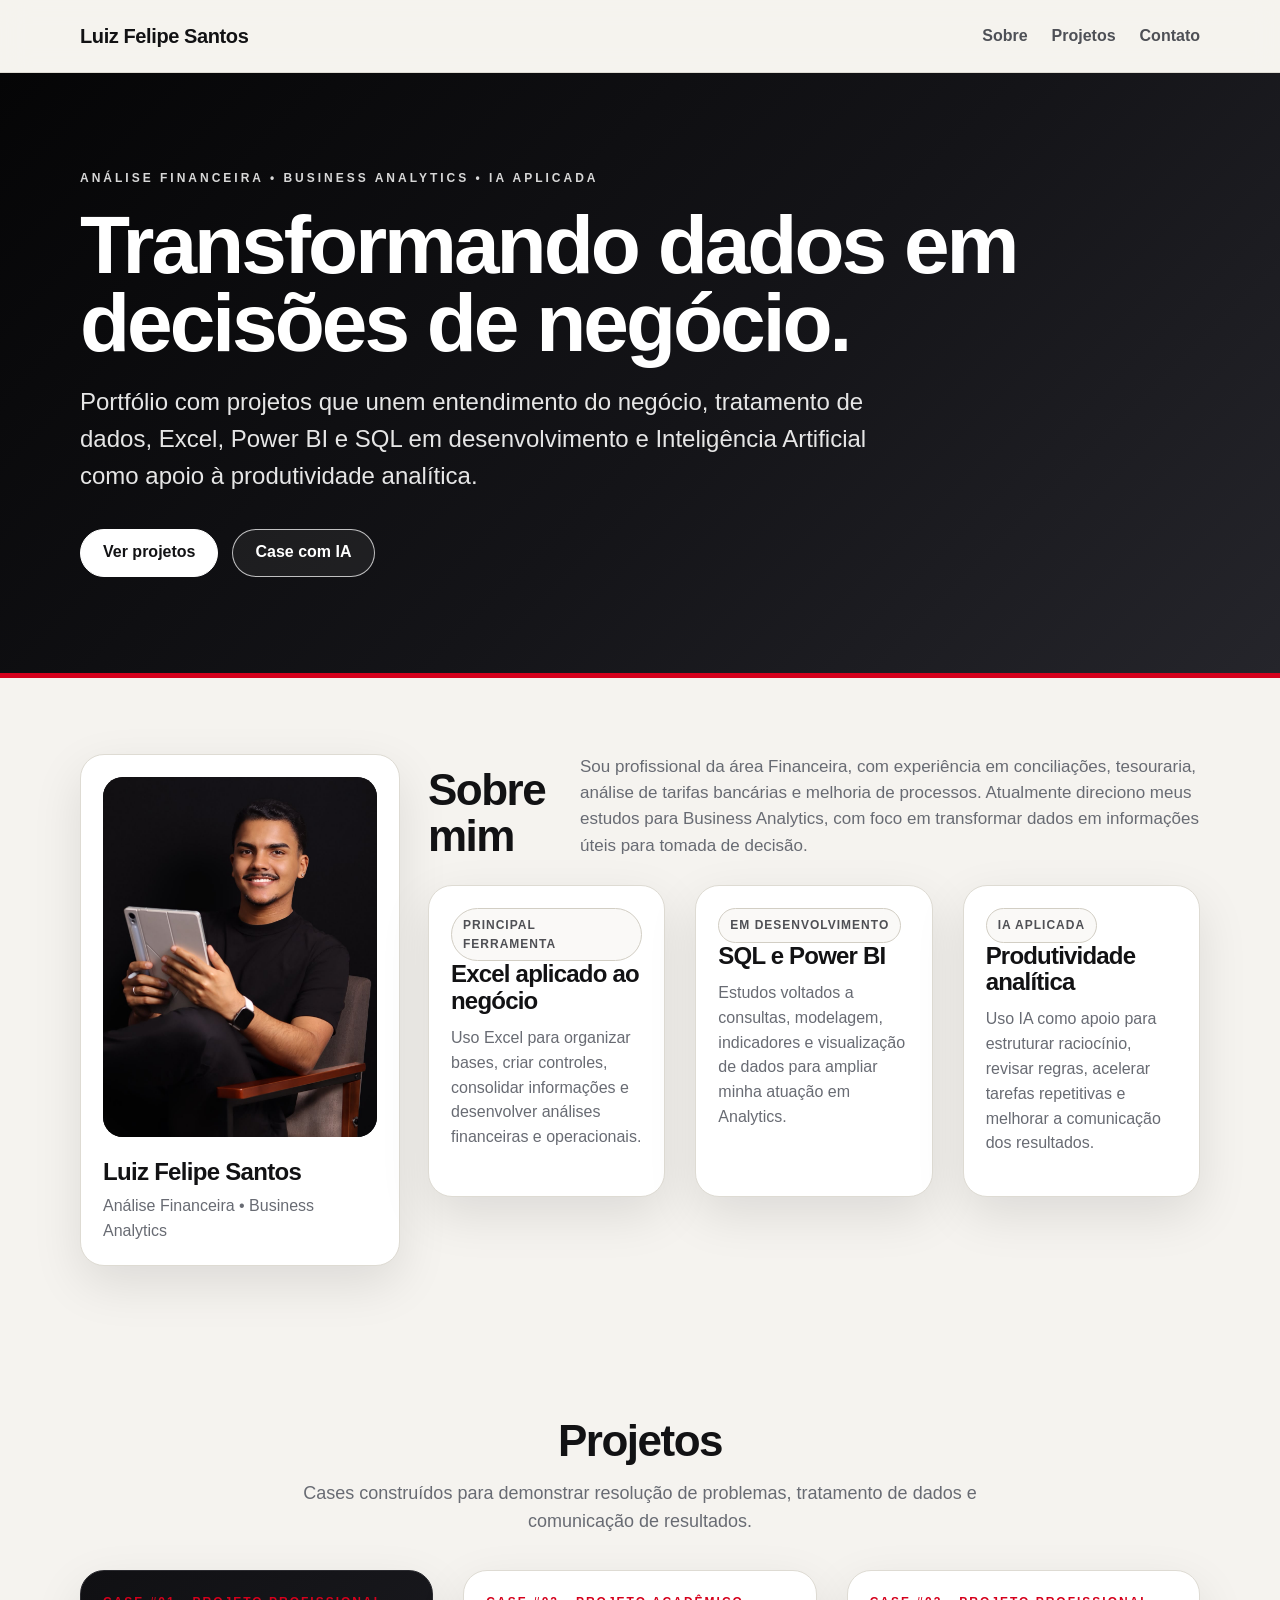
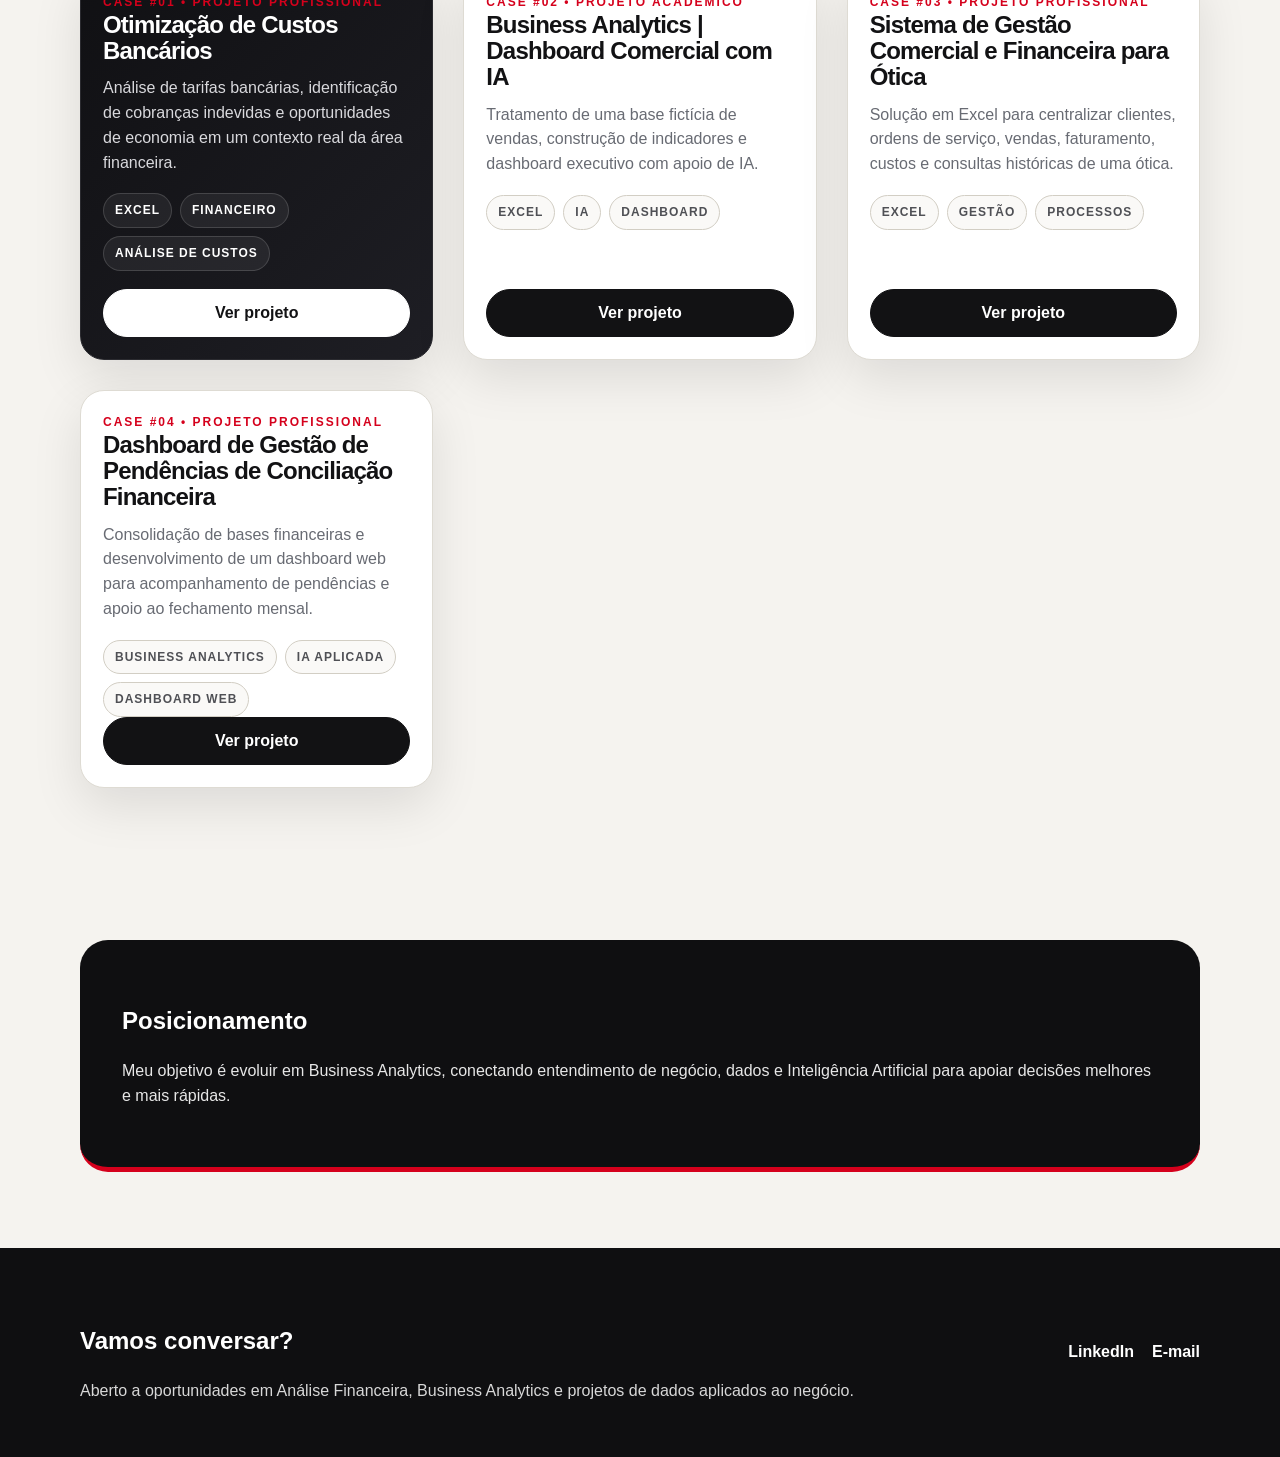
<file: index-corrigido.html>
<!DOCTYPE html>
<html lang="pt-BR">
<head>
  <meta charset="UTF-8">
  <meta name="viewport" content="width=device-width, initial-scale=1.0">
  <title>Luiz Felipe Santos | Portfólio</title>
  <link rel="stylesheet" href="style.css">
</head>
<body>
  <nav class="nav">
    <div class="container nav-inner">
      <a class="logo" href="index.html">Luiz Felipe Santos</a>
      <div class="nav-links">
        <a href="index.html#sobre">Sobre</a>
        <a href="index.html#projetos">Projetos</a>
        <a href="index.html#contato">Contato</a>
      </div>
    </div>
  </nav>

  <header class="hero">
    <div class="container">
      <div class="eyebrow">Análise Financeira • Business Analytics • IA aplicada</div>
      <h1>Transformando dados em decisões de negócio.</h1>
      <p>Portfólio com projetos que unem entendimento do negócio, tratamento de dados, Excel, Power BI e SQL em desenvolvimento e Inteligência Artificial como apoio à produtividade analítica.</p>
      <div class="actions">
        <a class="btn light" href="#projetos">Ver projetos</a>
        <a class="btn outline" href="case-02.html">Case com IA</a>
      </div>
    </div>
  </header>

  <section id="sobre">
    <div class="container about-layout">
      <aside class="profile-card">
        <div class="profile-img">
          <img src="assets/foto-perfil.jpg" alt="Foto de Luiz Felipe Santos">
        </div>
        <h3>Luiz Felipe Santos</h3>
        <p>Análise Financeira • Business Analytics</p>
      </aside>

      <div>
        <div class="section-head">
          <h2>Sobre mim</h2>
          <p>Sou profissional da área Financeira, com experiência em conciliações, tesouraria, análise de tarifas bancárias e melhoria de processos. Atualmente direciono meus estudos para Business Analytics, com foco em transformar dados em informações úteis para tomada de decisão.</p>
        </div>
        <div class="grid three">
          <div class="card">
            <span class="pill">Principal ferramenta</span>
            <h3>Excel aplicado ao negócio</h3>
            <p>Uso Excel para organizar bases, criar controles, consolidar informações e desenvolver análises financeiras e operacionais.</p>
          </div>
          <div class="card">
            <span class="pill">Em desenvolvimento</span>
            <h3>SQL e Power BI</h3>
            <p>Estudos voltados a consultas, modelagem, indicadores e visualização de dados para ampliar minha atuação em Analytics.</p>
          </div>
          <div class="card">
            <span class="pill">IA aplicada</span>
            <h3>Produtividade analítica</h3>
            <p>Uso IA como apoio para estruturar raciocínio, revisar regras, acelerar tarefas repetitivas e melhorar a comunicação dos resultados.</p>
          </div>
        </div>
      </div>
    </div>
  </section>

  <section id="projetos">
    <div class="container">
      <div class="section-head center">
        <h2>Projetos</h2>
        <p>Cases construídos para demonstrar resolução de problemas, tratamento de dados e comunicação de resultados.</p>
      </div>
      <div class="grid three">
        <article class="card project-card featured">
          <div>
            <div class="num">Case #01 • Projeto profissional</div>
            <h3>Otimização de Custos Bancários</h3>
            <p>Análise de tarifas bancárias, identificação de cobranças indevidas e oportunidades de economia em um contexto real da área financeira.</p>
            <div class="tag-list">
              <span class="pill">Excel</span>
              <span class="pill">Financeiro</span>
              <span class="pill">Análise de custos</span>
            </div>
          </div>
          <a class="btn light" href="case-01.html">Ver projeto</a>
        </article>
        <article class="card project-card">
          <div>
            <div class="num">Case #02 • Projeto acadêmico</div>
            <h3>Business Analytics | Dashboard Comercial com IA</h3>
            <p>Tratamento de uma base fictícia de vendas, construção de indicadores e dashboard executivo com apoio de IA.</p>
            <div class="tag-list">
              <span class="pill">Excel</span>
              <span class="pill">IA</span>
              <span class="pill">Dashboard</span>
            </div>
          </div>
          <a class="btn" href="case-02.html">Ver projeto</a>
        </article>
        <article class="card project-card">
          <div>
            <div class="num">Case #03 • Projeto profissional</div>
            <h3>Sistema de Gestão Comercial e Financeira para Ótica</h3>
            <p>Solução em Excel para centralizar clientes, ordens de serviço, vendas, faturamento, custos e consultas históricas de uma ótica.</p>
            <div class="tag-list">
              <span class="pill">Excel</span>
              <span class="pill">Gestão</span>
              <span class="pill">Processos</span>
            </div>
          </div>
          <a class="btn" href="case-03.html">Ver projeto</a>
        </article>

        <article class="card project-card">
          <div>
            <div class="num">Case #04 • Projeto profissional</div>
            <h3>Dashboard de Gestão de Pendências de Conciliação Financeira</h3>
            <p>Consolidação de bases financeiras e desenvolvimento de um dashboard web para acompanhamento de pendências e apoio ao fechamento mensal.</p>
            <div class="tag-list">
              <span class="pill">Business Analytics</span>
              <span class="pill">IA Aplicada</span>
              <span class="pill">Dashboard Web</span>
            </div>
          </div>
          <a class="btn" href="case-04.html">Ver projeto</a>
        </article>
      </div>
    </div>
  </section>

  <section>
    <div class="container">
      <div class="dark-card">
        <h2>Posicionamento</h2>
        <p>Meu objetivo é evoluir em Business Analytics, conectando entendimento de negócio, dados e Inteligência Artificial para apoiar decisões melhores e mais rápidas.</p>
      </div>
    </div>
  </section>

  <footer class="footer" id="contato">
    <div class="container">
      <div>
        <h2>Vamos conversar?</h2>
        <p>Aberto a oportunidades em Análise Financeira, Business Analytics e projetos de dados aplicados ao negócio.</p>
      </div>
      <div>
        <a href="https://www.linkedin.com/in/luizd0sanj0s" target="_blank">LinkedIn</a>
        <a href="mailto:lfelipe.anj0santos@gmail.com">E-mail</a>
      </div>
    </div>
  </footer>
</body>
</html>
</file>
<file: style.css>
:root{
  --bg:#f5f3ef; --paper:#ffffff; --ink:#121214; --muted:#686b73; --soft:#efede8;
  --dark:#0b0b0d; --dark2:#17171b; --line:#dedbd3; --red:#d5001c; --gold:#b99a5b;
  --radius:24px; --shadow:0 18px 50px rgba(0,0,0,.10);
  --font:"Inter","Segoe UI",Arial,sans-serif;
}
*{box-sizing:border-box}
html{scroll-behavior:smooth}
body{margin:0;background:var(--bg);color:var(--ink);font-family:var(--font);line-height:1.55}
a{color:inherit;text-decoration:none}
img{max-width:100%;display:block}
.container{width:min(1120px,calc(100% - 40px));margin:0 auto}
.nav{position:sticky;top:0;z-index:20;background:rgba(245,243,239,.94);backdrop-filter:blur(14px);border-bottom:1px solid var(--line)}
.nav-inner{height:72px;display:flex;align-items:center;justify-content:space-between}
.logo{font-weight:900;letter-spacing:-.4px;font-size:20px}
.nav-links{display:flex;gap:24px;align-items:center;color:#4e5056;font-weight:650}
.nav-links a:hover{color:var(--red)}
.hero{background:linear-gradient(135deg,#050506 0%,#141418 55%,#25252b 100%);color:#fff;border-bottom:5px solid var(--red);padding:96px 0}
.eyebrow{font-size:12px;text-transform:uppercase;letter-spacing:3px;font-weight:900;color:#d8d8d8;margin-bottom:18px}
.hero h1{font-size:clamp(42px,7vw,82px);line-height:.96;margin:0 0 20px;letter-spacing:-3px;max-width:940px}
.hero p{font-size:clamp(18px,2.2vw,24px);max-width:830px;color:#e6e6e6;margin:0 0 34px}
.actions,.case-nav{display:flex;gap:14px;flex-wrap:wrap}
.btn{display:inline-flex;align-items:center;justify-content:center;min-height:48px;padding:0 22px;border-radius:999px;border:1px solid var(--ink);font-weight:850;background:var(--ink);color:#fff;transition:.2s;box-shadow:none}
.btn:hover{transform:translateY(-1px);background:var(--red);border-color:var(--red);color:#fff}
.btn.light{background:#fff;color:var(--ink);border-color:#fff}
.btn.light:hover{background:var(--red);border-color:var(--red);color:#fff}
.btn.outline{background:transparent;color:var(--ink);border-color:#9d9d9d}
.hero .btn.outline,.case-hero .btn.outline,.dark-card .btn.outline{color:#fff;border-color:#ffffffb8;background:rgba(255,255,255,.06)}
.hero .btn.outline:hover,.case-hero .btn.outline:hover,.dark-card .btn.outline:hover{border-color:var(--red);background:var(--red);color:#fff}
section{padding:76px 0}
.section-head{display:flex;align-items:end;justify-content:space-between;gap:20px;margin-bottom:26px}
.section-head h2{font-size:clamp(28px,4vw,44px);line-height:1.04;margin:0;letter-spacing:-1.5px}
.section-head p{max-width:620px;margin:0;color:var(--muted);font-size:17px}
.section-head.center{display:block;text-align:center;margin-bottom:34px}
.section-head.center h2{margin-bottom:16px}
.section-head.center p{margin:0 auto;max-width:760px;font-size:18px}
.grid{display:grid;gap:30px}
.grid.two{grid-template-columns:repeat(2,1fr)}
.grid.three{
    grid-template-columns:repeat(3,1fr);
}
.card{background:var(--paper);border:1px solid var(--line);border-radius:var(--radius);padding:22px;box-shadow:var(--shadow)}
.card h3{font-size:24px;line-height:1.1;margin:0 0 12px;letter-spacing:-.8px}
.card p{color:var(--muted);margin:0 0 18px}
.pill{display:inline-flex;align-items:center;border:1px solid #d2cec4;background:#faf9f7;border-radius:999px;padding:7px 11px;font-size:12px;text-transform:uppercase;letter-spacing:1px;font-weight:900;color:#4f5055}
.tag-list{display:flex;gap:8px;flex-wrap:wrap;margin-top:16px}
.about-layout{display:grid;grid-template-columns:320px 1fr;gap:28px;align-items:start}
.profile-card{background:#fff;border:1px solid var(--line);border-radius:var(--radius);padding:22px;box-shadow:var(--shadow)}
.profile-img{border-radius:20px;overflow:hidden;background:#111;margin-bottom:16px}
.profile-card h3{margin:0 0 4px;font-size:24px;letter-spacing:-.7px}
.profile-card p{margin:0;color:var(--muted)}
.profile-note{font-size:12px;color:#777;margin-top:12px;border-top:1px solid var(--line);padding-top:12px}
.project-card{min-height:390px;display:flex;flex-direction:column;justify-content:space-between;position:relative;overflow:hidden}
.project-card.featured{background:linear-gradient(135deg,#101013,#1e1e24);color:#fff;border-color:#2b2b30}
.project-card.featured p{color:#d9d9dd}
.project-card .num{font-weight:900;letter-spacing:2px;color:var(--red);text-transform:uppercase;font-size:12px}
.project-card.featured .pill{background:#ffffff10;color:#fff;border-color:#ffffff25}
.dark-card{background:#0f0f11;color:#fff;border-radius:28px;padding:42px;border-bottom:5px solid var(--red)}
.dark-card p{color:#e7e7e7}
.case-hero{background:linear-gradient(135deg,#050506 0%,#16161a 60%,#25252b 100%);color:#fff;border-bottom:5px solid var(--red);padding:70px 0 86px}
.case-hero h1{font-size:clamp(40px,6vw,72px);line-height:1;margin:0 0 20px;letter-spacing:-2.8px;max-width:960px}
.case-hero p{font-size:20px;max-width:860px;color:#e7e7e7;margin:0}
.case-meta{display:flex;gap:10px;flex-wrap:wrap;margin:30px 0}
.case-nav{margin-top:34px}
.content{padding:68px 0}
.content-grid{display:grid;grid-template-columns:300px 1fr;gap:34px}
.sidebar{position:sticky;top:96px;align-self:start}
.sidebar .card{padding:20px}
.sidebar a{display:block;padding:10px 0;color:var(--muted);font-weight:700;border-bottom:1px solid #ece8df}
.sidebar a:hover{color:var(--red)}
.article{display:grid;gap:22px}
.article-block{background:#fff;border:1px solid var(--line);border-radius:var(--radius);padding:30px;box-shadow:var(--shadow)}
.article-block h2{font-size:30px;margin:0 0 14px;letter-spacing:-1px}
.article-block p{color:#555861;margin:0 0 14px}
.article-block ul{margin:10px 0 0;padding-left:20px;color:#555861}
.article-block li{margin-bottom:8px}
.metric-grid{display:grid;grid-template-columns:repeat(3,1fr);gap:14px}
.metric{background:#faf9f7;border:1px solid #e2ded5;border-radius:18px;padding:18px}
.metric strong{display:block;font-size:24px;margin-bottom:3px}
.metric span{color:var(--muted);font-size:13px}
.evidence-grid{display:grid;grid-template-columns:repeat(3,1fr);gap:16px}
.evidence{background:#fff;border:1px solid var(--line);border-radius:18px;overflow:hidden}
.evidence img{height:185px;width:100%;object-fit:cover;background:#eee}
.evidence .placeholder{height:185px;background:linear-gradient(135deg,#111,#2a2a30);color:#fff;display:grid;place-items:center;text-align:center;font-weight:900;letter-spacing:1px;padding:20px}
.evidence div{padding:14px}
.evidence strong{display:block;margin-bottom:4px}
.evidence span{color:var(--muted);font-size:13px}
.footer{padding:54px 0;background:#0f0f11;color:#fff}
.footer .container{display:flex;justify-content:space-between;gap:24px;align-items:center}
.footer p{margin:0;color:#d8d8d8}
.footer a{font-weight:850;color:#fff;margin-left:16px}
.footer a:hover{color:var(--red)}
@media(max-width:850px){.nav-inner{height:auto;padding:18px 0;gap:16px;align-items:flex-start}.nav-links{gap:12px;flex-wrap:wrap}.hero{padding:70px 0}.section-head{display:block}.section-head p{margin-top:12px}.grid.two,.grid.three,.content-grid,.metric-grid,.evidence-grid,.about-layout{grid-template-columns:1fr}.sidebar{position:static}.footer .container{display:block}.footer a{display:inline-block;margin:14px 14px 0 0}.project-card{min-height:auto}.case-hero{padding:54px 0}}


/* Ajustes finais - inclusão Case #02 */
.profile-img img{width:100%;height:360px;object-fit:cover;object-position:center top;}
.profile-card{overflow:hidden;}
.case-hero .btn.light{background:#fff !important;color:#111 !important;border-color:#fff !important;}
.case-hero .btn.light:hover{background:var(--red) !important;color:#fff !important;border-color:var(--red) !important;}
.section-head.center{max-width:900px;margin-left:auto;margin-right:auto;text-align:center;}
.section-head.center p{margin-left:auto;margin-right:auto;text-align:center;}
.footer .container > div:last-child{display:flex;gap:18px;flex-wrap:wrap;}
.footer a{margin-left:0;}
@media(max-width:850px){.profile-img img{height:300px}.footer .container > div:last-child{margin-top:18px}}
/* ==========================
   Evidências dos Cases
========================== */

.evidence-img{
    width:100%;
    border-radius:14px;
    margin:18px 0 40px;
    box-shadow:0 10px 24px rgba(0,0,0,.10);
}

.evidence-subtitle{
    margin-top:24px;
    margin-bottom:12px;
    font-size:1rem;
    font-weight:700;
    color:#111;
}
</file>
